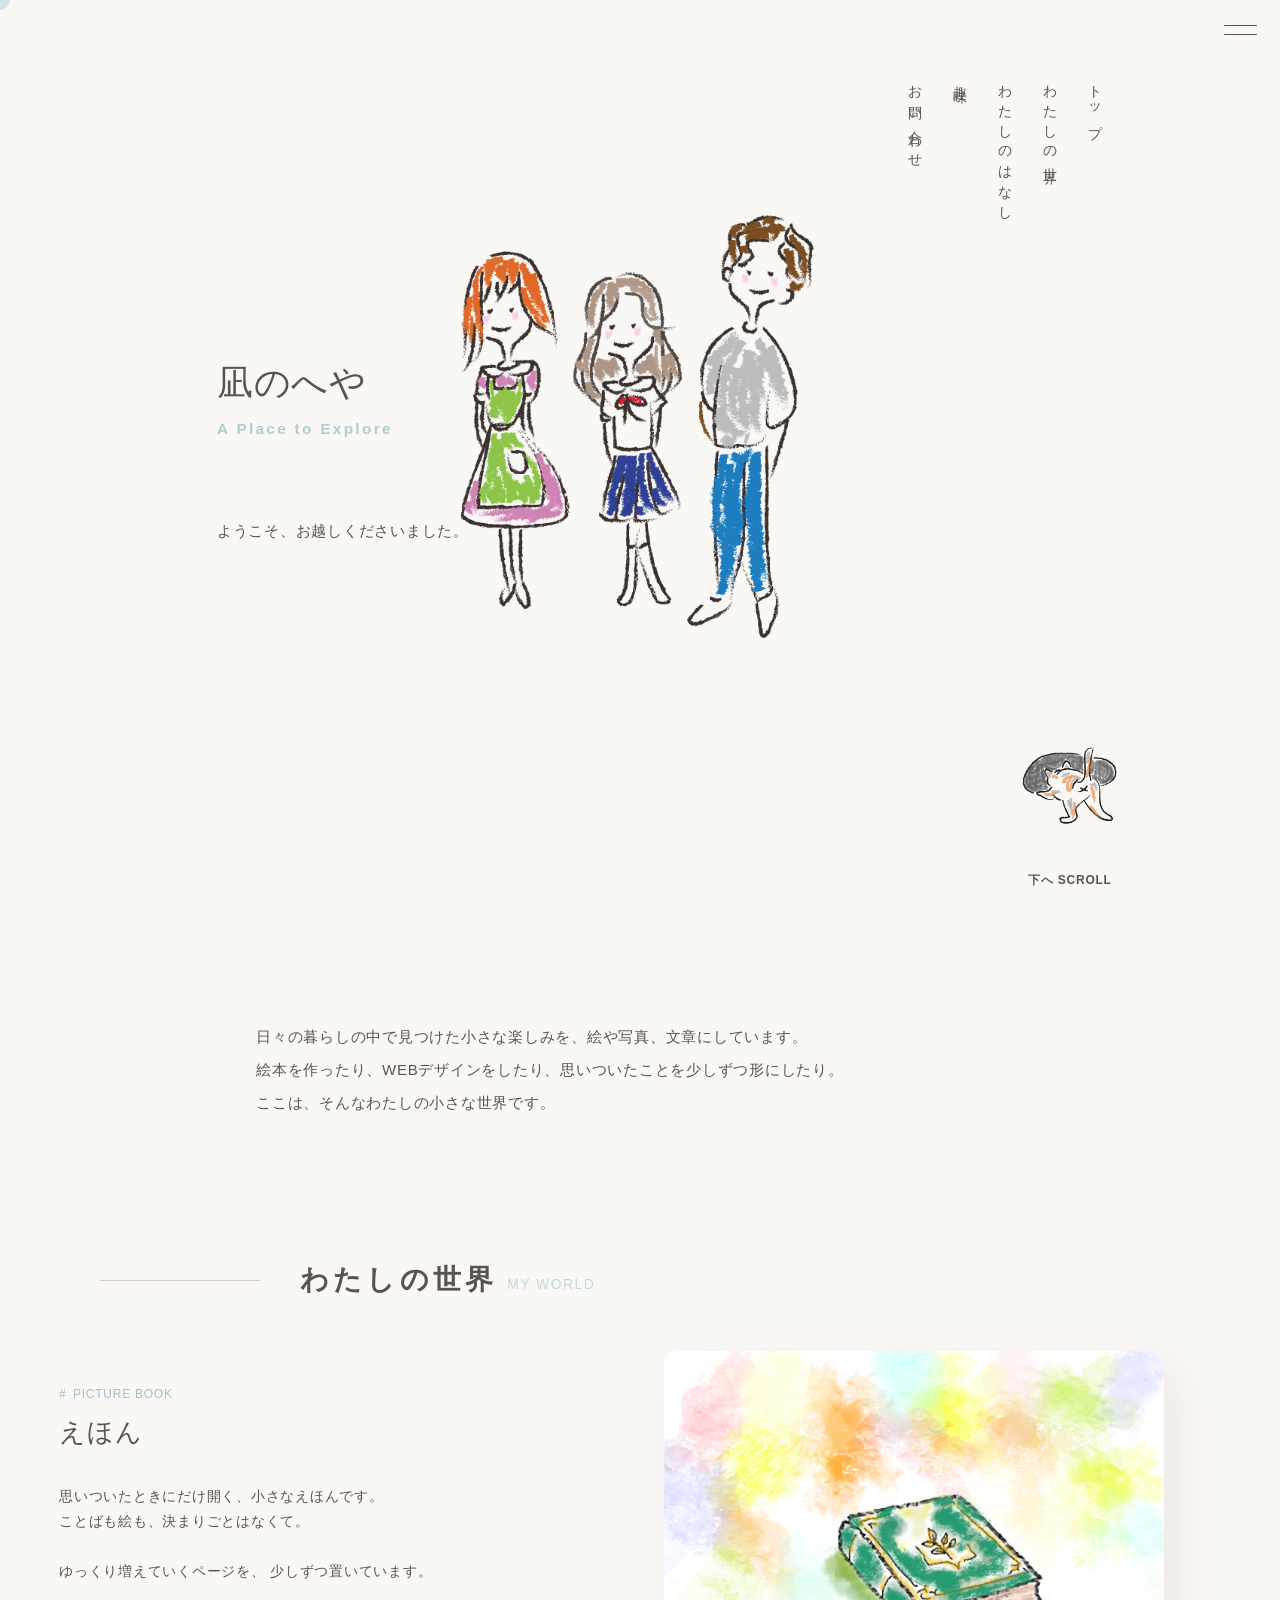
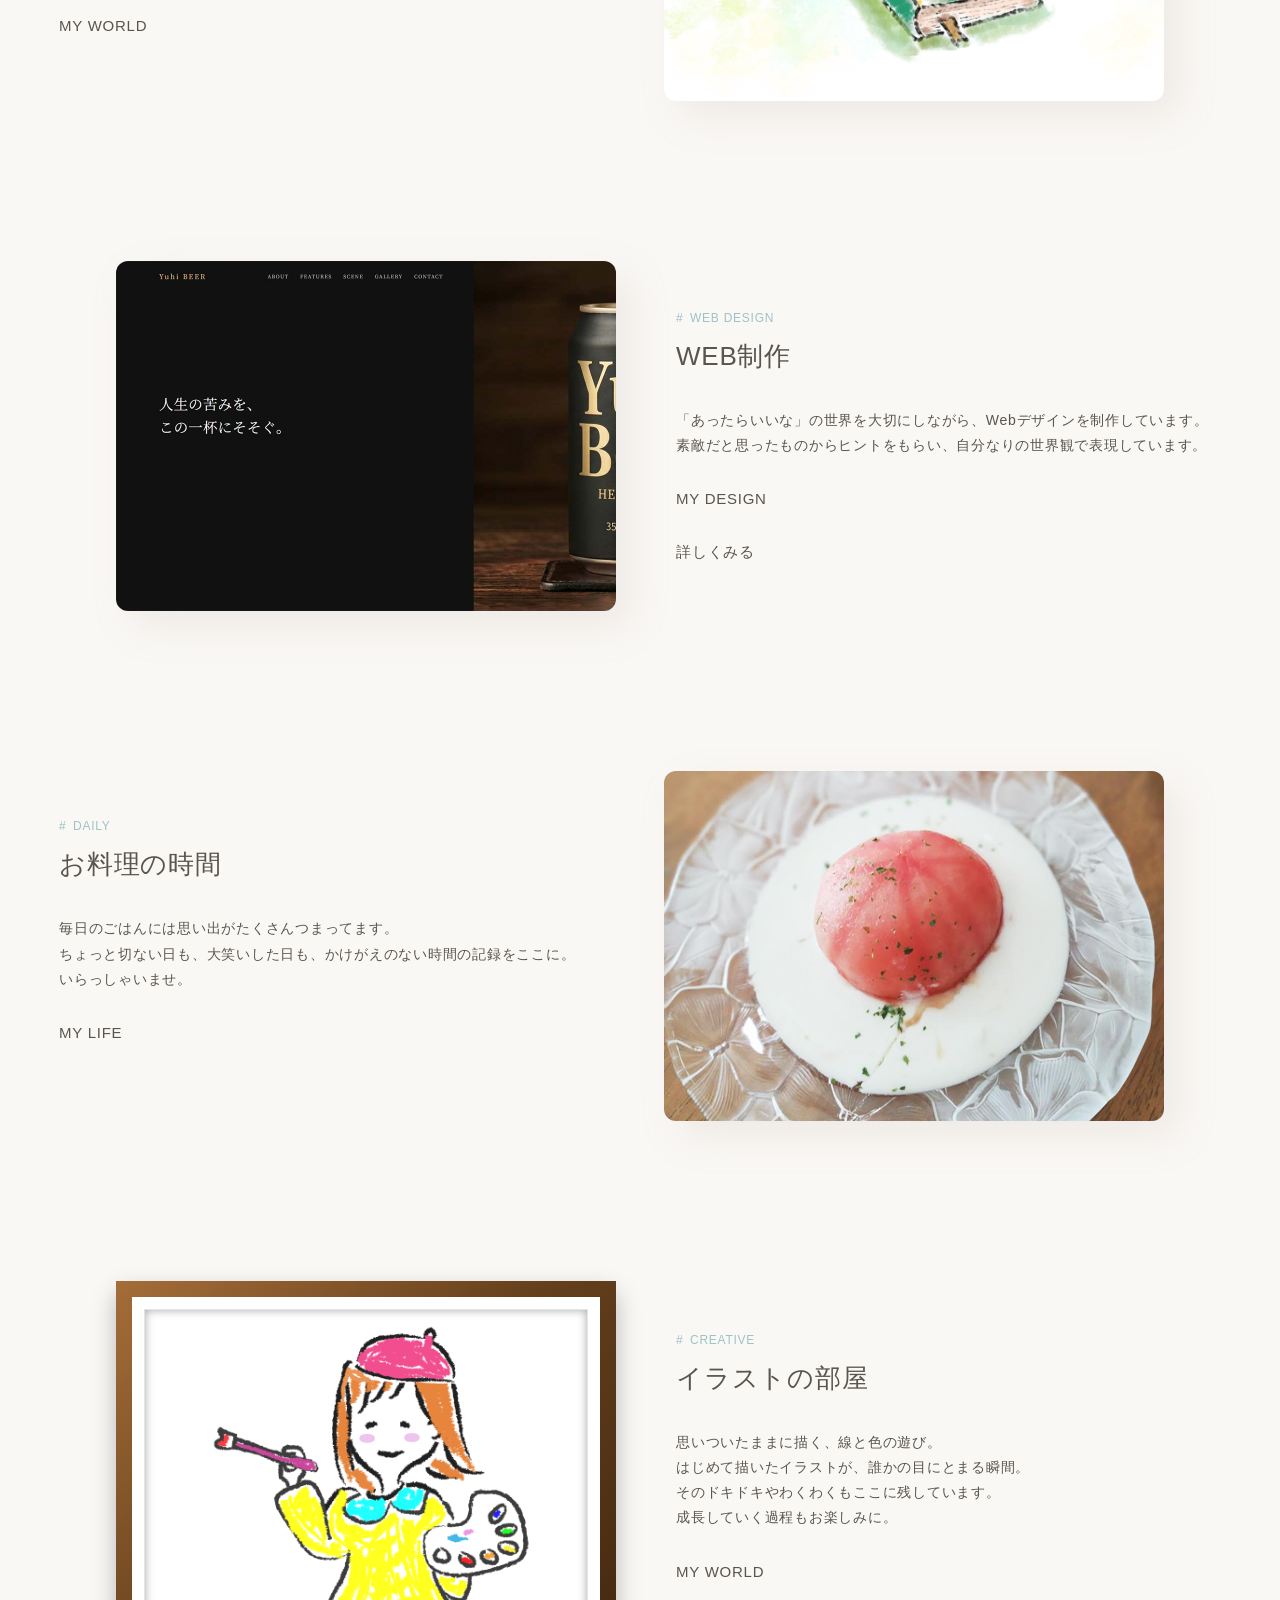
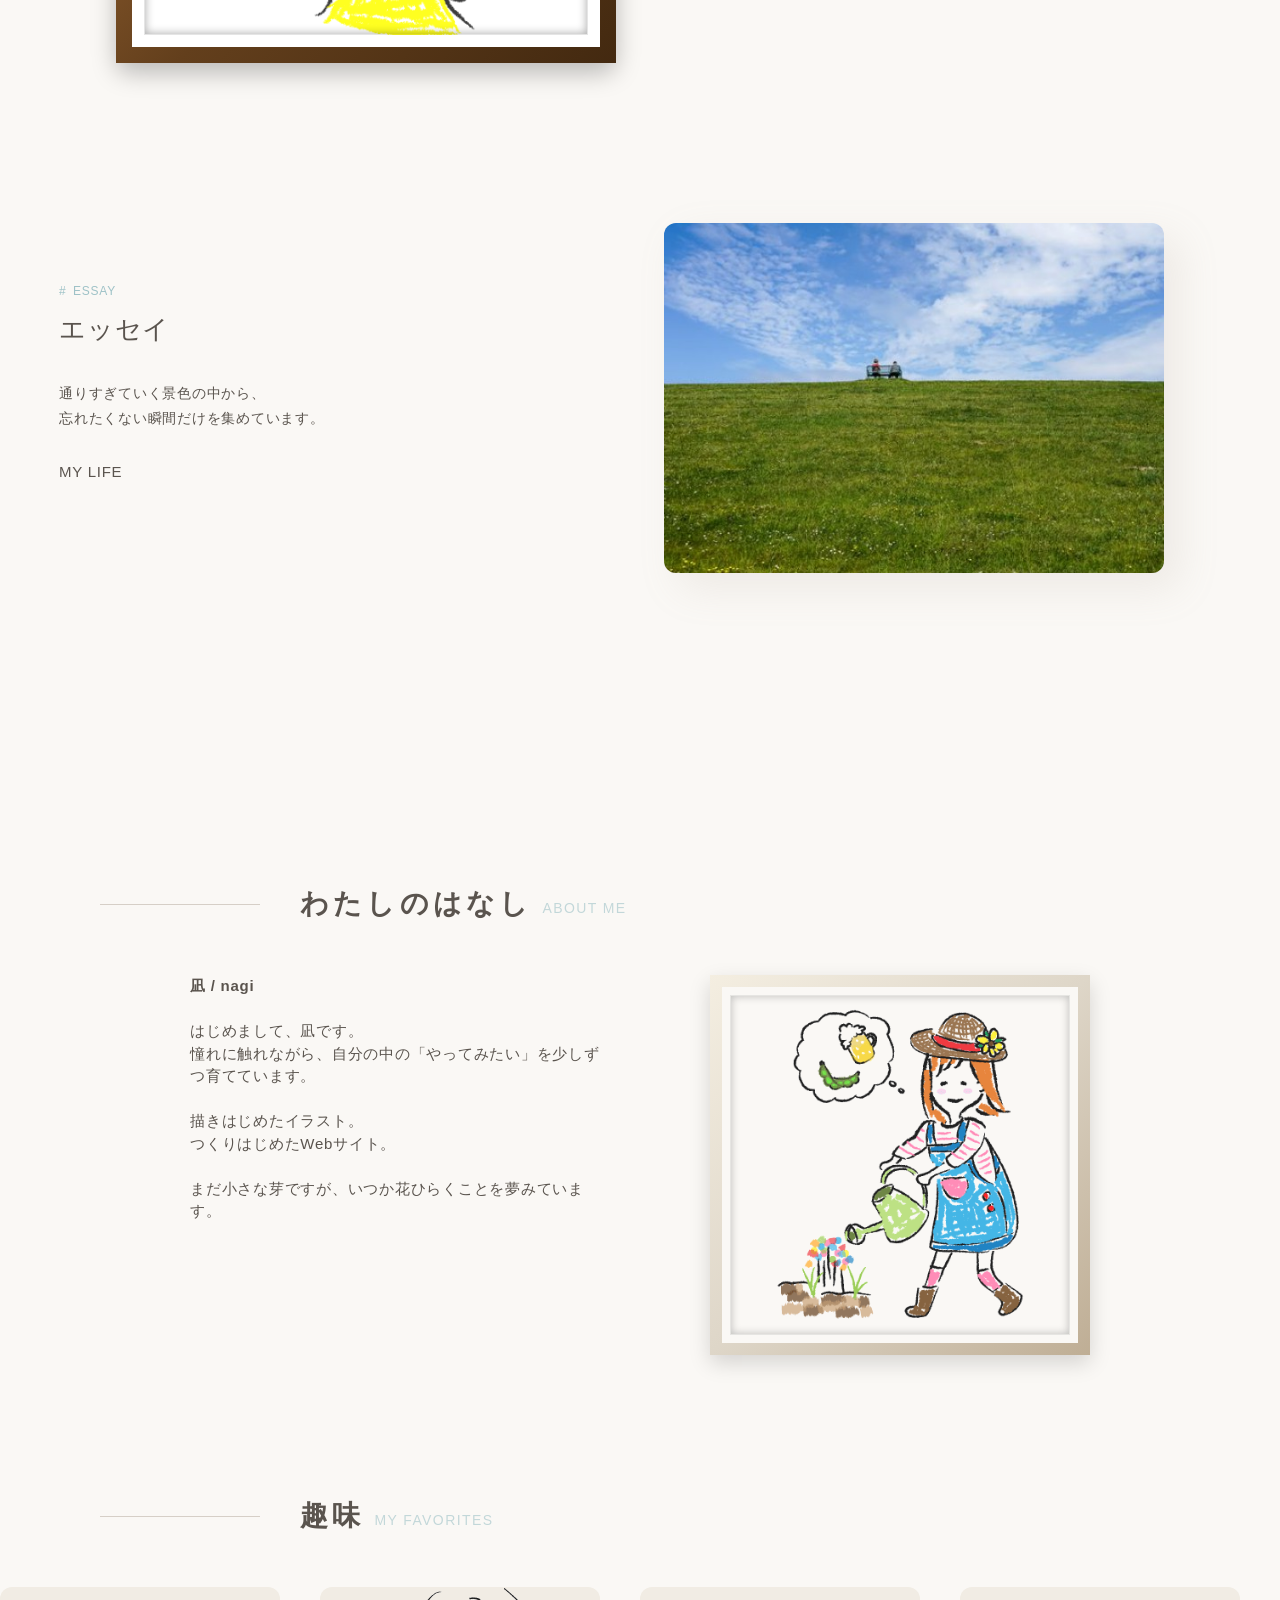
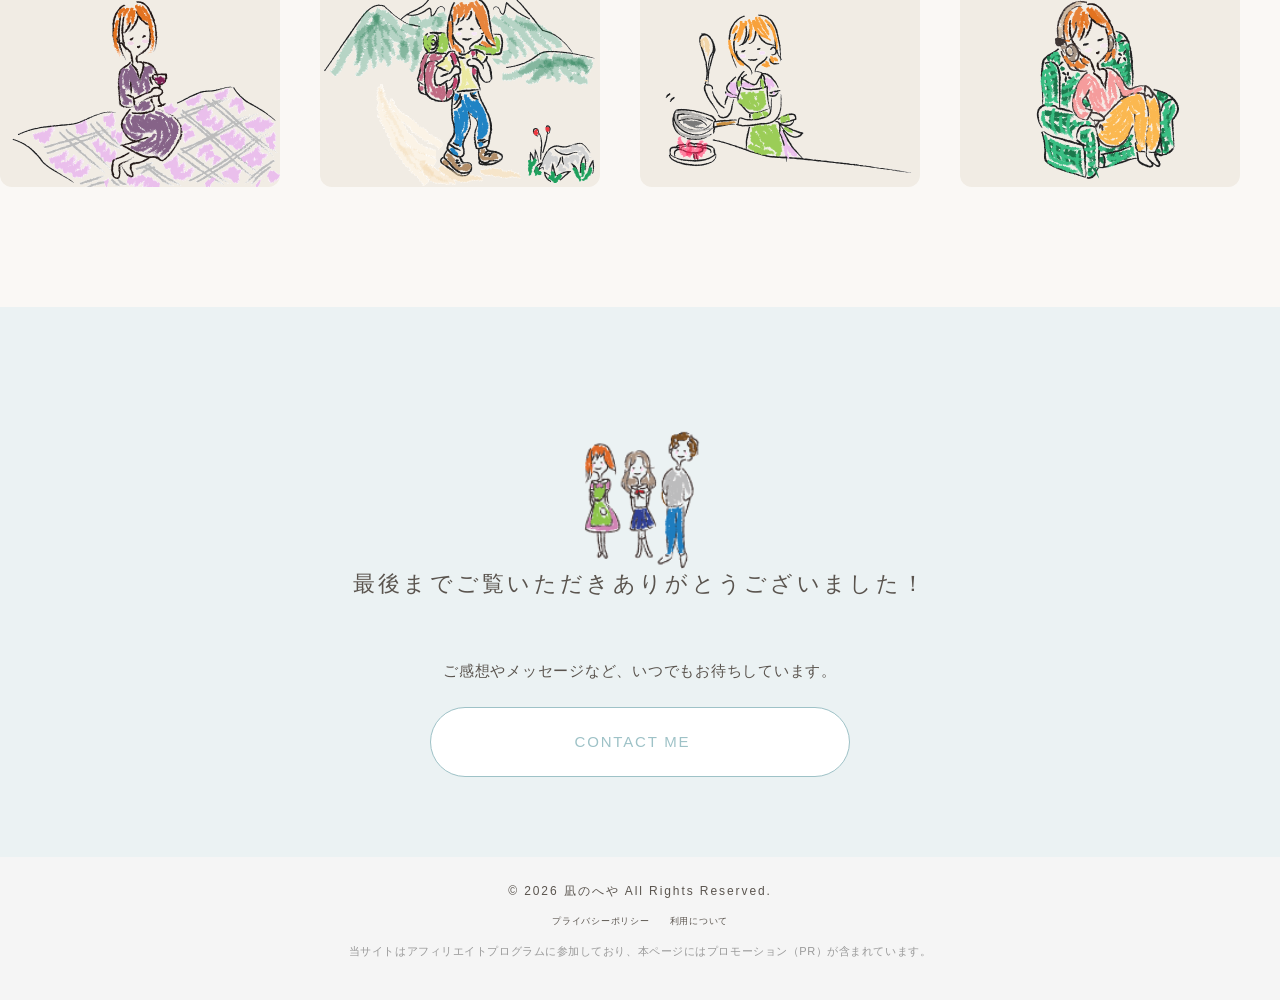
<file: index.html>
<!DOCTYPE html>
<html lang="ja">

<head>
	<meta charset="UTF-8">
	<meta name="viewport" content="width=device-width, initial-scale=1.0">
	<title>凪のへや｜手作り絵本と暮らしのエッセイ</title>
	<meta name="description" content="手作り絵本、イラスト、暮らしのエッセイ、Web制作など、好きなものを少しずつ形にしている凪の作品サイトです。">
	<link rel="icon" href="images/illust/400_400/favicon_bird.png">
	<link rel="stylesheet" href="css/reset.css">
	<link rel="stylesheet" href="css/common.css">
	<link rel="stylesheet" href="css/top.css">

	<!-- Google tag (gtag.js) -->
	<script async src="https://www.googletagmanager.com/gtag/js?id=G-V63M2HN8Q7"></script>
	<script>
		window.dataLayer = window.dataLayer || [];
		function gtag() { dataLayer.push(arguments); }
		gtag('js', new Date());

		gtag('config', 'G-V63M2HN8Q7');
	</script>
</head>

<body>
	<div id="top"></div>
	<div class="cursor"></div>

	<div class="body-wrapper">
		<div id="header"></div>
		<!-- ＰＣナビ -->
		<main class="top">
			<div class="top-wrapper">
				<nav class="header-top top__header-nav01">
					<ul>
						<li class="visible"><a href="index.html">トップ</a></li>
						<li class="visible"><a href="#works">わたしの世界</a></li>
						<li class="visible"><a href="#about">わたしのはなし</a></li>
						<li class="visible"><a href="#hobby">趣味</a></li>
						<li class="visible"><a href="contact.html">お問い合わせ</a></li>
					</ul>
				</nav>

				<div class="top__bg-wrapper">
					<div class="top__MV">
						<img class="visible" src="images/illust/icon.top/family.png" alt="ママと娘とパパのイラスト">
					</div>
				</div>

				<div class="top__logo-text">
					<h1 class="main-logo-title">
						凪のへや<span class="main-logo-title__sub">A Place to Explore</span>
					</h1>
					<p class="logo-sub-text visible">ようこそ、お越しくださいました。</p>
				</div>

				<div class="scroll-illust">
					<a href="#top-intro">
						<img class="scroll-img" src="images/illust/icon.top/scroll_cat.png" alt="穴をのぞいている猫のうしろ姿"><br>下へ SCROLL
					</a>
				</div>
			</div>

			<div id="top-intro" class="top-intro">
				<p>
					日々の暮らしの中で見つけた小さな楽しみを、絵や写真、文章にしています。<br>
					絵本を作ったり、WEBデザインをしたり、思いついたことを少しずつ形にしたり。<br>
					ここは、そんなわたしの小さな世界です。
				</p>
			</div>

			<section id="works" class="works">
				<div class="works__title">
					<h2>わたしの世界<span class="section-sub">MY WORLD</span></h2>
				</div>

				<div class="works__wrapper">
					<!-- ① 絵本 -->
					<a class="works-item reverse" href="picture_books/index.html" rel="noopener noreferrer">
						<div class="works__hover-btn fadeUpTrigger">
							<div class="works-img">
								<img src="images/illust/560_400/top_ehonimages_3mdp.png" alt="本のイラスト">
							</div>
						</div>
						<div class="works__hover-btn">
							<div class="work-02__text">
								<div class="description-text">
									<div class="tag-text">PICTURE BOOK</div>
									<h3>えほん</h3>
									<p class="works__p">
										思いついたときにだけ開く、小さなえほんです。<br>
										ことばも絵も、決まりごとはなくて。<br><br>
										ゆっくり増えていくページを、
										少しずつ置いています。
									</p>
									<span>MY WORLD</span>
								</div>
							</div>
						</div>
					</a>

					<!-- ② WEB制作 -->
					<a class="works-item" href="works-list.html" rel="noopener noreferrer">
						<div class="works__hover-btn fadeUpTrigger">
							<div class="works-img">
								<img src="images/web_photo/work01_yuhi.jpg" alt="Yuhiビール ブランドサイト">
							</div>
						</div>
						<div class="works__hover-btn">
							<div class="work-01__text">
								<div class="description-text">
									<div class="tag-text">WEB DESIGN</div>
									<h3>WEB制作</h3>
									<p class="works__p">
										「あったらいいな」の世界を大切にしながら、Webデザインを制作しています。<br>
										素敵だと思ったものからヒントをもらい、自分なりの世界観で表現しています。
									</p>
									<span>MY DESIGN</span>
								</div>
								<div class="works-btn">
									<p class="works-btn__p">詳しくみる</p>
								</div>
							</div>
						</div>
					</a>

					<!-- ③ Cooking -->
					<a class="works-item reverse" href="cooking.html">
						<div class="works__hover-btn fadeUpTrigger">
							<div class="works-img">
								<img src="images/cook_photo/work02_tomato.jpg" alt="トマト料理写真">
							</div>
						</div>
						<div class="works__hover-btn">
							<div class="work-02__text">
								<div class="description-text">
									<div class="tag-text">DAILY</div>
									<h3>お料理の時間</h3>
									<p class="works__p">
										毎日のごはんには思い出がたくさんつまってます。<br>
										ちょっと切ない日も、大笑いした日も、かけがえのない時間の記録をここに。<br>
										いらっしゃいませ。
									</p>
									<span>MY LIFE</span>
								</div>
							</div>
						</div>
					</a>

					<!-- ④ Gallery -->
					<a class="works-item" href="gallery.html">
						<div class="works__hover-btn fadeUpTrigger">
							<div class="works-img">
								<img src="images/illust/icon.top/work_ekaki.png" alt="絵描きのイラスト">
							</div>
						</div>
						<div class="works__hover-btn">
							<div class="work-01__text">
								<div class="description-text">
									<div class="tag-text">CREATIVE</div>
									<h3>イラストの部屋</h3>
									<p class="works__p">思いついたままに描く、線と色の遊び。<br>
										はじめて描いたイラストが、誰かの目にとまる瞬間。<br>
										そのドキドキやわくわくもここに残しています。<br>
										成長していく過程もお楽しみに。
									</p>
									<span>MY WORLD</span>
								</div>
							</div>
						</div>
					</a>

					<!-- ⑤ Essay -->
					<a class="works-item reverse" href="essay/essay.html">
						<div class="works__hover-btn fadeUpTrigger">
							<div class="works-img">
								<img src="images/illust/560_400/essey_benchisky.jpg" alt="青空の下芝生にベンチがひとつ">
							</div>
						</div>
						<div class="works__hover-btn">
							<div class="work-02__text">
								<div class="description-text">
									<div class="tag-text">ESSAY</div>
									<h3>エッセイ</h3>
									<p class="works__p">
										通りすぎていく景色の中から、<br>
										忘れたくない瞬間だけを集めています。
									</p>
									<span>MY LIFE</span>
								</div>
							</div>
						</div>
					</a>
				</div>
			</section>

			<section id="about" class="about">
				<div class="about__title">
					<h2>わたしのはなし<span class="section-sub">ABOUT ME</span></h2>
				</div>
				<div class="about__profile">
					<div class="about__profile-text">
						<h3>凪 / nagi</h3>
						<p class="about__profile-text-p">
							<br>はじめまして、凪です。<br>
							憧れに触れながら、自分の中の「やってみたい」を少しずつ育てています。<br><br>
							描きはじめたイラスト。<br>
							つくりはじめたWebサイト。<br><br>
							まだ小さな芽ですが、いつか花ひらくことを夢みています。
						</p>
					</div>
					<div class="profile-image">
						<img class="profile-image-pic" src="images/illust/icon.top/profel_gerden_fyjudasi.png" alt="ママガーデニングイラスト">
					</div>
				</div>
			</section>

			<section id="hobby" class="hobby">
				<div class="hobby__title">
					<h2>趣味<span class="section-sub">MY FAVORITES</span></h2>
				</div>
				<div class="slider-container">
					<div class="slider-track">
						<div class="slide-item">
							<img class="hobby-img" src="images/illust/560_400/mama_wine.png" alt="ワイン飲んでるママのイラスト">
							<p class="hobby-text">お酒タイム</p>
						</div>
						<div class="slide-item">
							<img class="hobby-img" src="images/illust/560_400/mama_yama.png" alt="山登りしているママのイラスト">
							<p class="hobby-text">山歩き</p>
						</div>
						<div class="slide-item">
							<img class="hobby-img" src="images/illust/560_400/mama_cook.png" alt="料理しているママのイラスト">
							<p class="hobby-text">料理</p>
						</div>
						<div class="slide-item">
							<img class="hobby-img" src="images/illust/560_400/mama_music.png" alt="音楽を聴いてるママのイラスト">
							<p class="hobby-text">音楽に癒されて</p>
						</div>
						<div class="slide-item">
							<img class="hobby-img" src="images/illust/560_400/mama_ran.png" alt="ランニングしているママのイラスト">
							<p class="hobby-text">走る時間</p>
						</div>
						<div class="slide-item">
							<img class="hobby-img" src="images/illust/560_400/mama_dorama.png" alt="中国ドラマをみているママのイラスト">
							<p class="hobby-text">中国ドラマ鑑賞</p>
						</div>

						<!-- 2週目の画像 -->
						<div class="slide-item">
							<img class="hobby-img" src="images/illust/560_400/mama_wine.png" alt="ワイン飲んでるママのイラスト">
							<p class="hobby-text">お酒タイム</p>
						</div>
						<div class="slide-item">
							<img class="hobby-img" src="images/illust/560_400/mama_yama.png" alt="山登りしているママのイラスト">
							<p class="hobby-text">山歩き</p>
						</div>
						<div class="slide-item">
							<img class="hobby-img" src="images/illust/560_400/mama_cook.png" alt="料理しているママのイラスト">
							<p class="hobby-text">料理</p>
						</div>
						<div class="slide-item">
							<img class="hobby-img" src="images/illust/560_400/mama_music.png" alt="音楽を聴いてるママのイラスト">
							<p class="hobby-text">音楽に癒されて</p>
						</div>
						<div class="slide-item">
							<img class="hobby-img" src="images/illust/560_400/mama_ran.png" alt="ランニングしているママのイラスト">
							<p class="hobby-text">走る時間</p>
						</div>
						<div class="slide-item">
							<img class="hobby-img" src="images/illust/560_400/mama_dorama.png" alt="中国ドラマをみているママのイラスト">
							<p class="hobby-text">中国ドラマ鑑賞</p>
						</div>
					</div>
				</div>
			</section>
		</main>
		<div id="footer"></div>
	</div>
	<script src="js/main.js"></script>
</body>

</html>
</file>
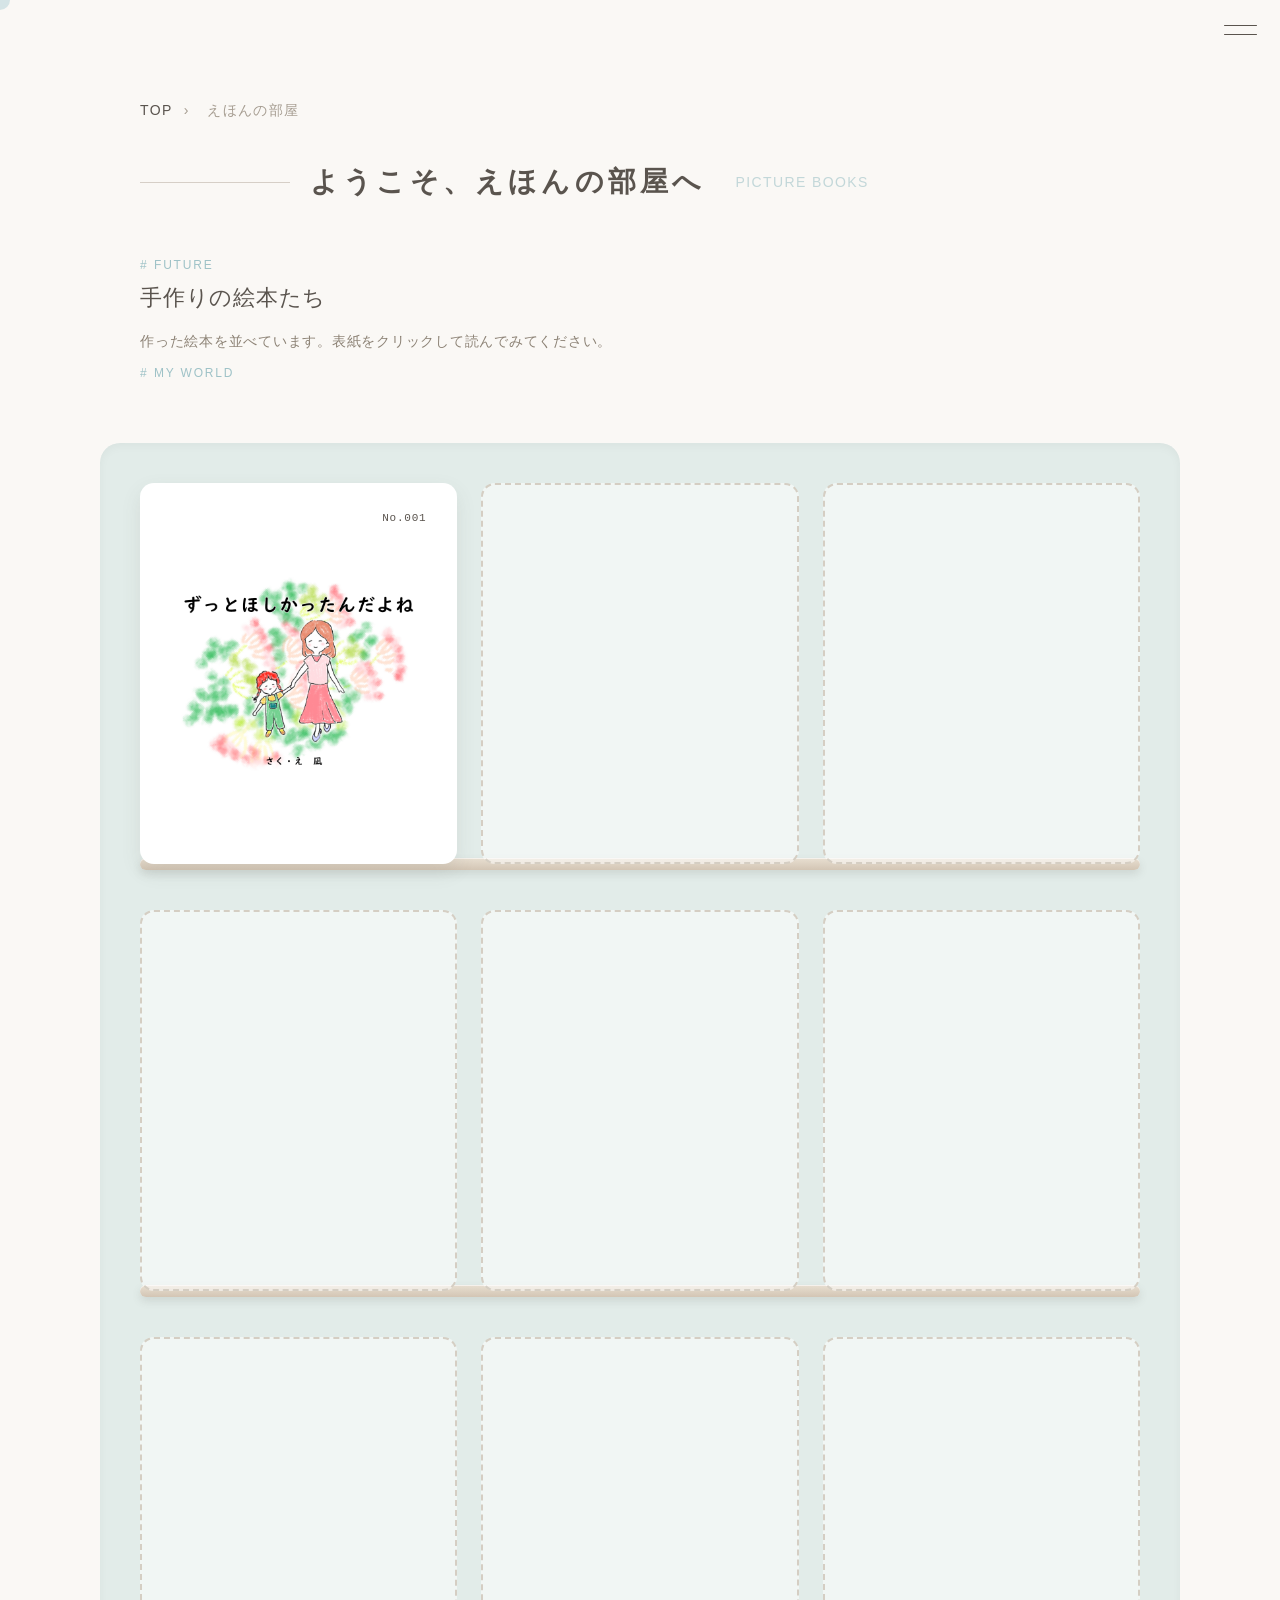
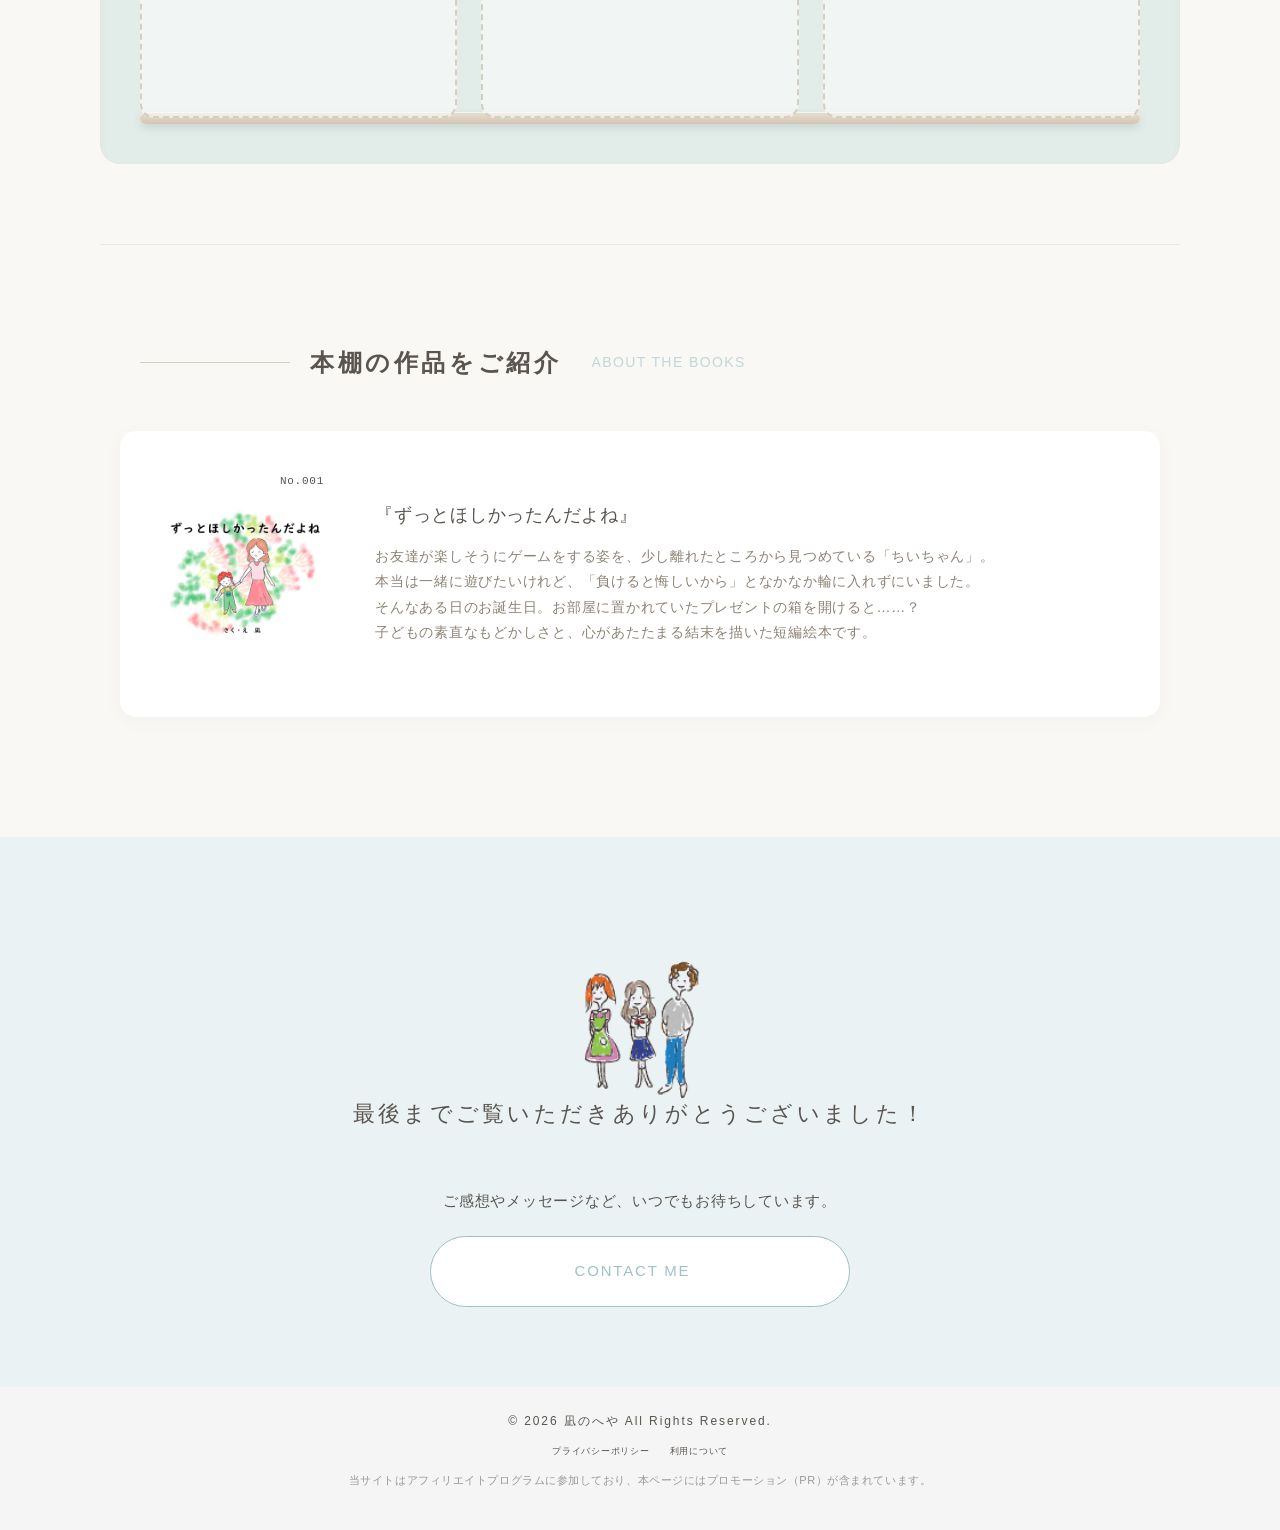
<file: picture_books/index.html>
<!DOCTYPE html>
<html lang="ja">

<head>
	<meta charset="UTF-8">
	<meta name="viewport" content="width=device-width, initial-scale=1.0">
	<title>えほんの部屋 | 凪のへや</title>
	<meta name="description" content="凪が作った手作り絵本を紹介するページです。小さな物語の世界をお楽しみください。">
	<link rel="icon" href="../images/illust/400_400/favicon_bird.png">
	<!-- 一番上の階層にあるリセットと共通CSSを読み込む（ここでcommon.cssを確実に当てる） -->
	<link rel="stylesheet" href="../css/reset.css">
	<link rel="stylesheet" href="../css/common.css">

	<!-- 絵本専用のCSS（picture_booksフォルダ内のcssフォルダにあるもの） -->
	<link rel="stylesheet" href="css/picture_books.css">

	<!-- Google tag (gtag.js) -->
	<script async src="https://www.googletagmanager.com/gtag/js?id=G-V63M2HN8Q7"></script>
	<script>
		window.dataLayer = window.dataLayer || [];
		function gtag() { dataLayer.push(arguments); }
		gtag('js', new Date());

		gtag('config', 'G-V63M2HN8Q7');
	</script>
</head>

<body>
	<!-- 水色のふんわりカーソル用要素 -->
	<div class="cursor"></div>
	<div class="body-wrapper">
		<!-- 🔥 ここはTOPと完全同じ -->
		<div id="header"></div>
		<main class="book-gallery">


			<div class="works__wrapper">
				<!-- パンくず -->
				<nav class="breadcrumb">
					<a href="../index.html">TOP</a>
					<span>›</span>
					<span>えほんの部屋</span>
				</nav>

				<!-- 見出し -->
				<h2 class="works__title book-title">
					ようこそ、えほんの部屋へ
					<span class="section-sub">PICTURE BOOKS</span>
				</h2>

				<!-- イントロ部分 -->
				<div class="section-intro">
					<span class="tag-text">FUTURE</span>
					<h3 class="book-intro-title">
						手作りの絵本たち
					</h3>
					<p class="works__p">作った絵本を並べています。表紙をクリックして読んでみてください。</p>
					<span class="tag-text" style="margin-top: 10px;">MY WORLD</span>
				</div>
			</div>

			<!-- 【上段】本棚エリア -->
			<section class="bookshelf-section works__wrapper">

				<!-- 1段目 -->
				<div class="shelf-row">
					<div class="book-grid">
						<!-- 1冊目の絵本（点線が消えてきれいに表示されます） -->
						<a href="book01.html" class="book-item" data-book-id="book001">
							<div class="book-cover-box" style="border: none; background: none; position: relative;">
								<!-- ★ここが新しく追加した「読者に見える番号タグ」です -->
								<span class="book-number">No.001</span>

								<img src="images/ehon1/web_ehon1-0.png" alt="絵本『ずっとほしかったんだよね』の表紙">
							</div>
						</a>
						<!-- 空の箱1つ目 -->
						<div class="book-item empty-box"></div>
						<!-- 空の箱2つ目 -->
						<div class="book-item empty-box"></div>
					</div>
					<div class="shelf-board"></div>
				</div>

				<!-- 2段目 -->
				<div class="shelf-row">
					<div class="book-grid">
						<div class="book-item empty-box"></div>
						<div class="book-item empty-box"></div>
						<div class="book-item empty-box"></div>
					</div>
					<div class="shelf-board"></div>
				</div>

				<!-- 3段目（一番下も同じ構造にします） -->
				<div class="shelf-row">
					<div class="book-grid">
						<div class="book-item empty-box"></div>
						<div class="book-item empty-box"></div>
						<div class="book-item empty-box"></div>
					</div>
					<div class="shelf-board"></div>
				</div>

			</section>

			<!-- 【下段】詳細エリア -->
			<section class="book-detail-section works__wrapper">

				<!-- 上のタイトルとデザインを揃えた見出し -->
				<div class="detail-title-wrap">
					<h3 class="works__title book-title detail-title">
						本棚の作品をご紹介
						<span class="section-sub">ABOUT THE BOOKS</span>
					</h3>
				</div>

				<!-- ▼ ここを div から a に変更して、リンク先とスタイルを追加します -->
				<a href="book01.html" class="book-detail-card">
					<div class="book-detail-cover">
						<div class="book-cover-box" style="border: none; background: none; position: relative;">
							<!-- 読者に見える番号 -->
							<span class="book-number">No.001</span>

							<img src="images/ehon1/web_ehon1-0.png" alt="絵本『ずっとほしかったんだよね』の表紙">
						</div>
					</div>
					<div class="book-detail-text">
						<h4 class="book-detail-title">『ずっとほしかったんだよね』</h4>
						<p class="works__p">
							お友達が楽しそうにゲームをする姿を、少し離れたところから見つめている「ちいちゃん」。<br>
							本当は一緒に遊びたいけれど、「負けると悔しいから」となかなか輪に入れずにいました。<br>

							そんなある日のお誕生日。お部屋に置かれていたプレゼントの箱を開けると……？<br>
							子どもの素直なもどかしさと、心があたたまる結末を描いた短編絵本です。<br>
						</p>
					</div>
					<!-- ▼ 閉じタグも a に変更します -->
				</a>
			</section>

		</main>
	</div>

	<!-- フッター -->
	<div id="footer"></div>

	<script src="../js/main.js"></script>

</body>

</html>
</file>
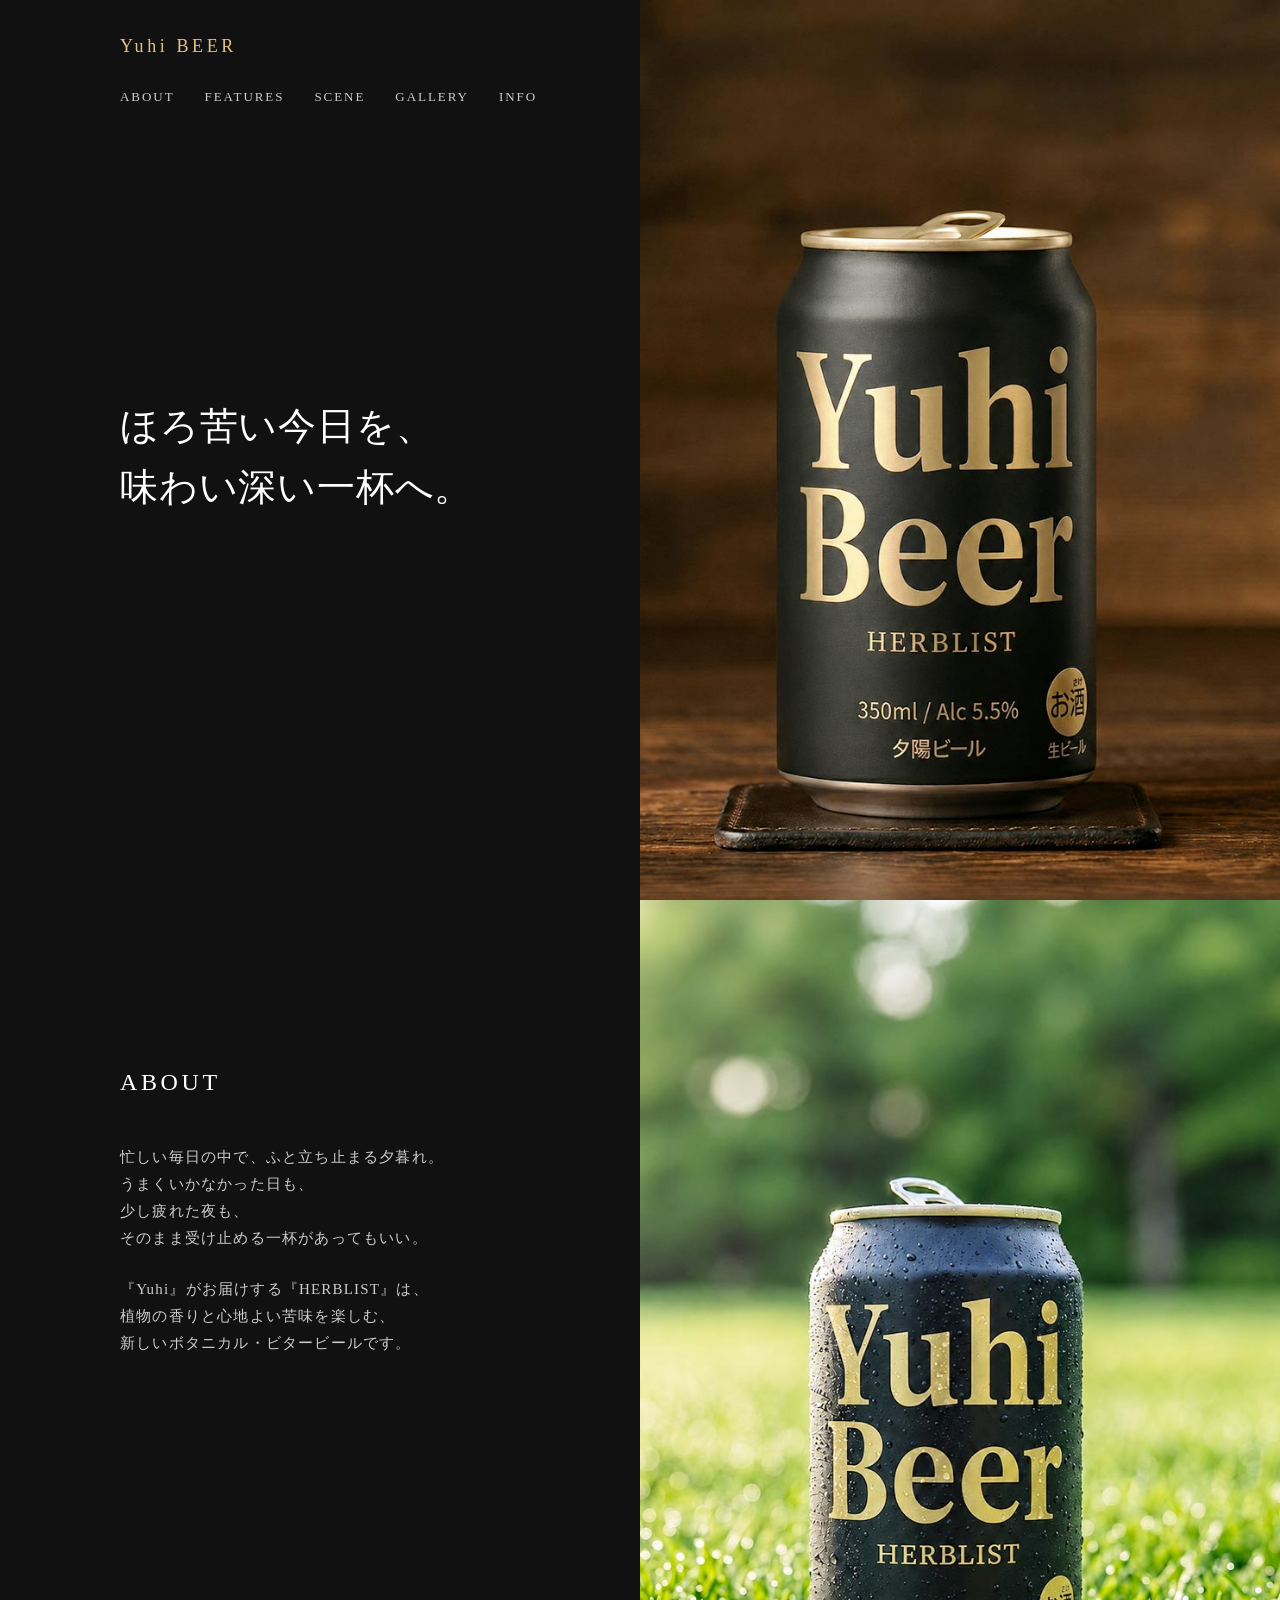
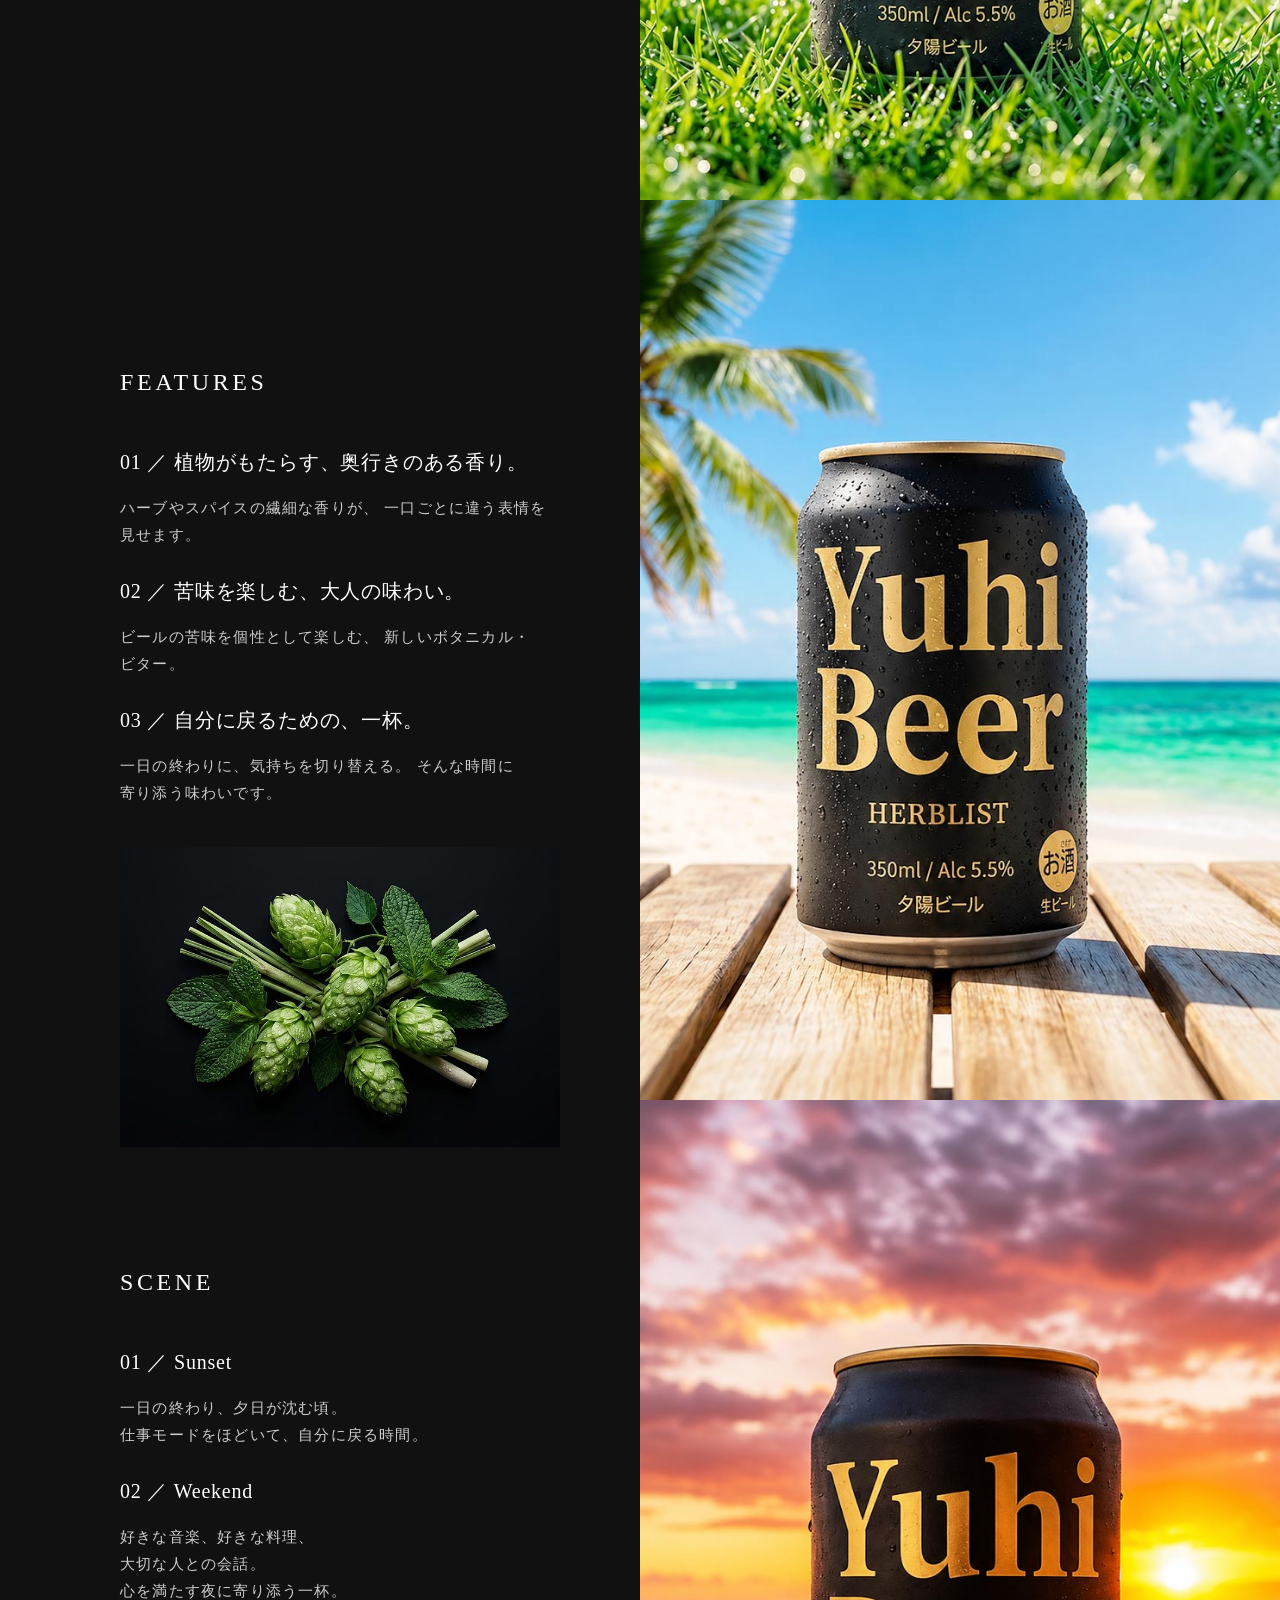
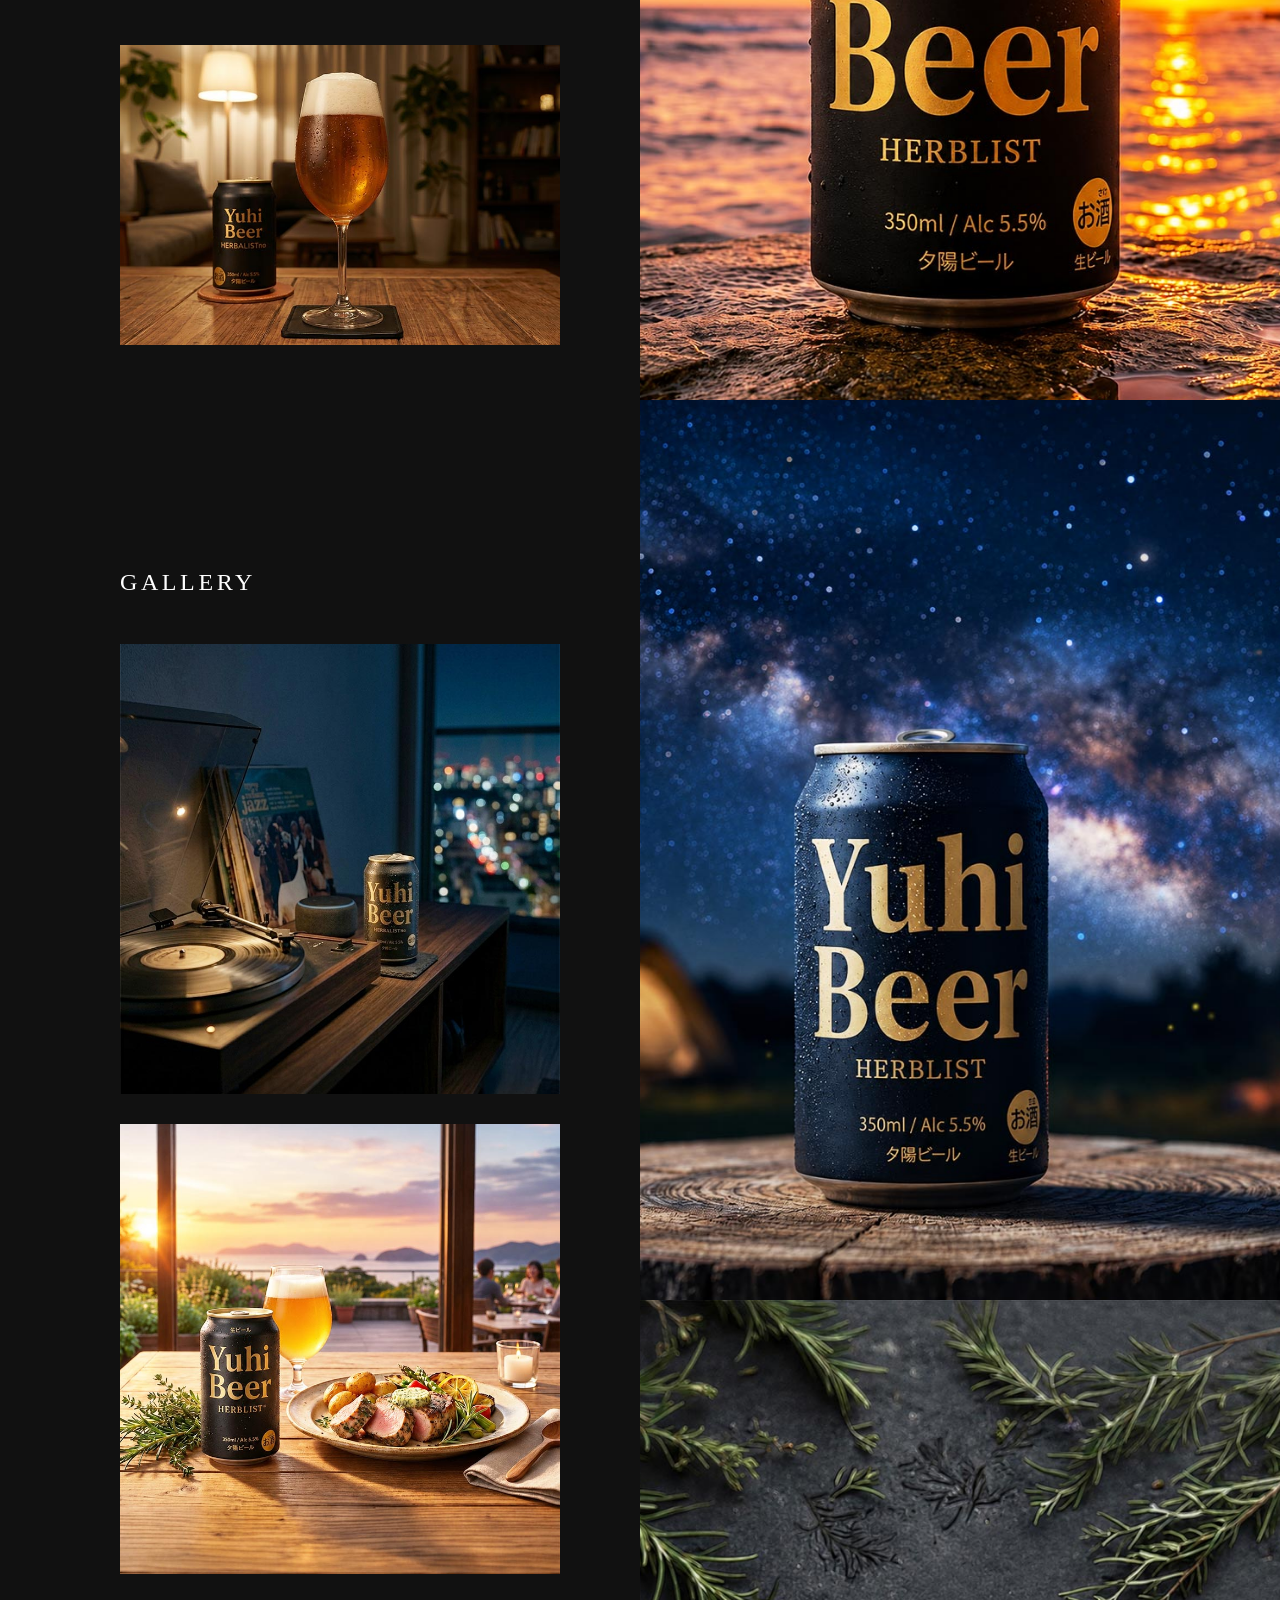
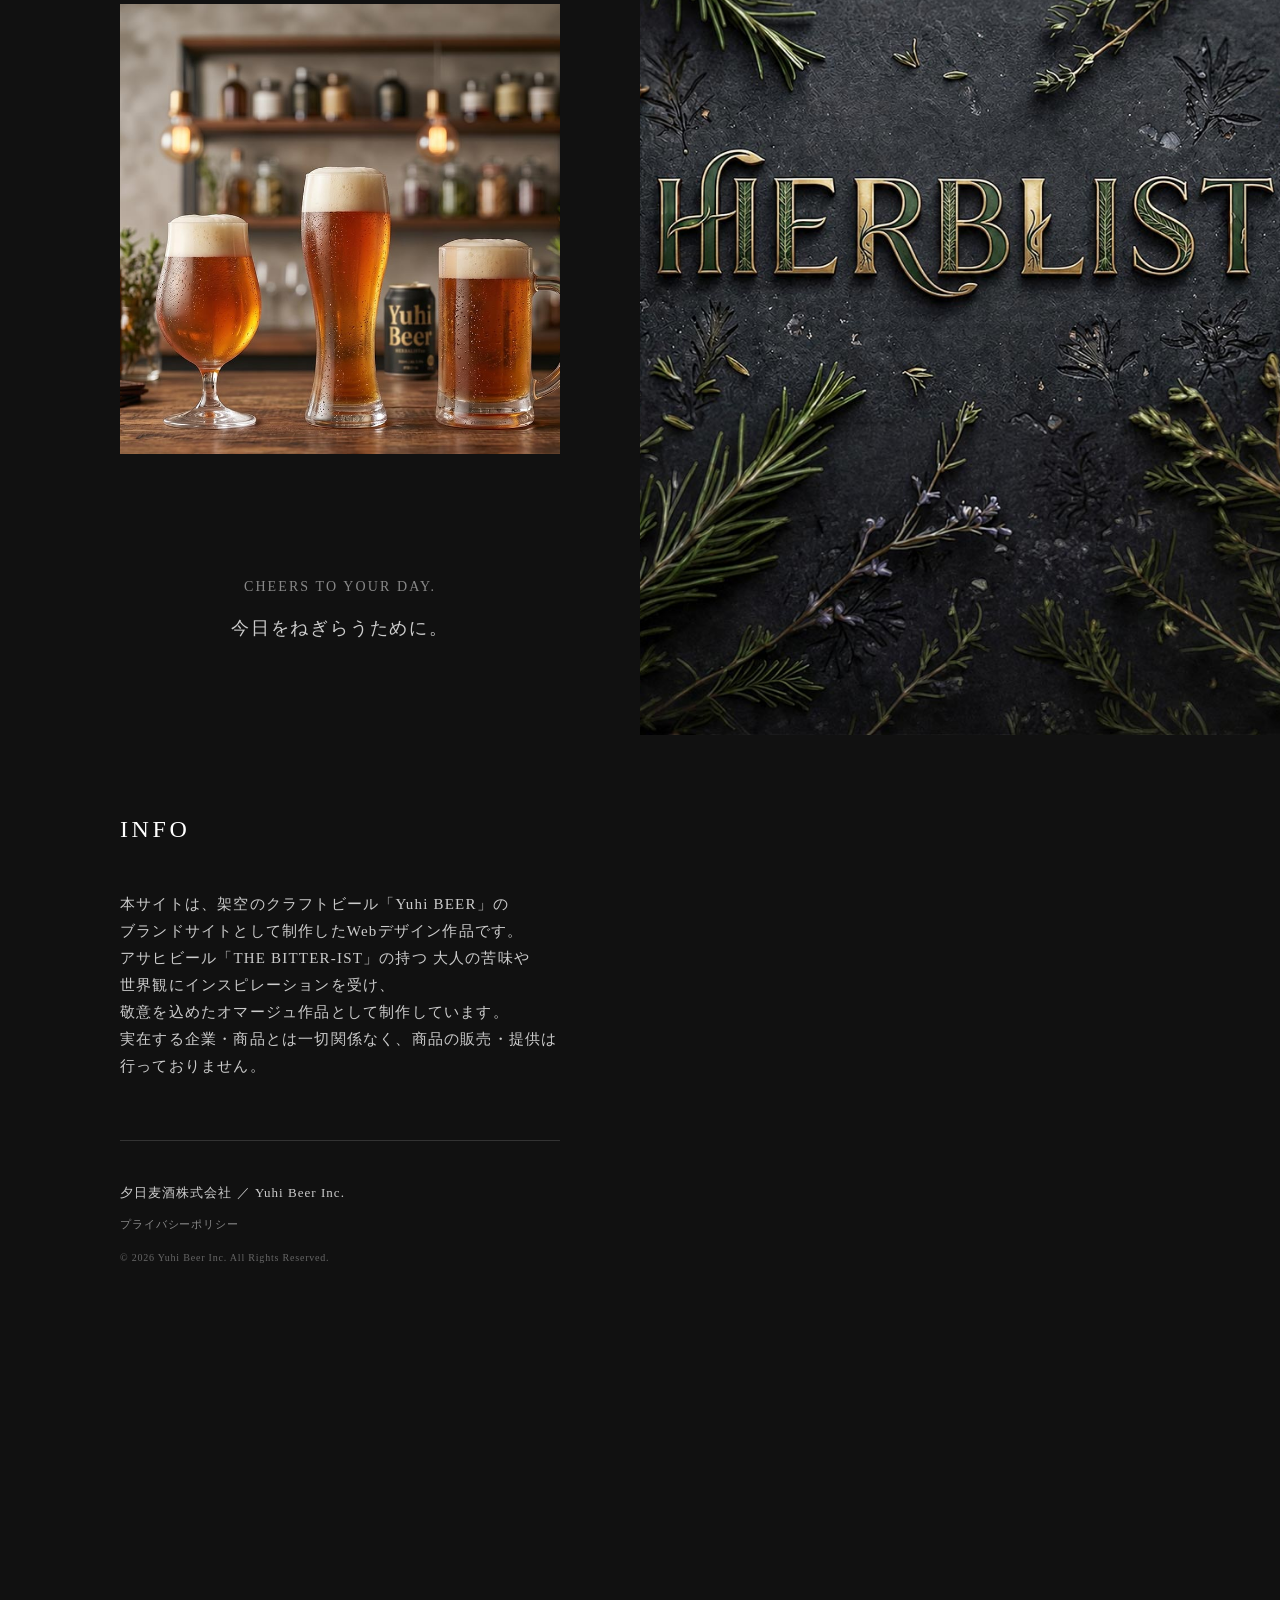
<file: yuhi_beer/index.html>
<!DOCTYPE html>
<html lang="ja">

<head>
	<meta charset="UTF-8">
	<meta name="viewport" content="width=device-width, initial-scale=1.0">
	<link rel="icon" href="images/favicon.ico" type="image/x-icon">
	<title>Yuhi BEER | HERBLIST - ボタニカル・ビタービール</title>
	<meta name="description" content="架空のクラフトビールブランド『Yuhi』のビール商品『HERBLIST』をテーマに、世界観を表現したWebサイト制作事例です。">
	<link rel="stylesheet" href="css/reset.css">
	<link rel="stylesheet" href="css/style.css">

	<!-- Google tag (gtag.js) -->
	<script async src="https://www.googletagmanager.com/gtag/js?id=G-V63M2HN8Q7"></script>
	<script>
		window.dataLayer = window.dataLayer || [];
		function gtag() { dataLayer.push(arguments); }
		gtag('js', new Date());

		gtag('config', 'G-V63M2HN8Q7');
	</script>
</head>

<body>

	<div class="container">

		<main class="left-content">

			<header class="site-header">
				<div class="logo">
					<a href="#">Yuhi BEER</a>
				</div>

				<!-- ★ボタンを追加（三本線にするためのspanを3つ） -->
				<button class="hamburger-btn" aria-label="メニューを開く">
					<span></span>
					<span></span>
					<span></span>
				</button>

				<!-- navに「site-nav」クラスがある状態をキープ -->
				<nav class="site-nav">
					<ul>
						<li><a href="#about">ABOUT</a></li>
						<li><a href="#features">FEATURES</a></li>
						<li><a href="#scene">SCENE</a></li>
						<li><a href="#gallery">GALLERY</a></li>
						<li><a href="#contact">INFO</a></li>
					</ul>
				</nav>
			</header>

			<section class="hero">
				<h1>ほろ苦い今日を、<br>味わい深い一杯へ。</h1>
			</section>

			<section id="about" class="about">
				<h2>ABOUT</h2>
				<p>
					忙しい毎日の中で、ふと立ち止まる夕暮れ。
					<br>
					うまくいかなかった日も、
					<br>
					少し疲れた夜も、
					<br>
					そのまま受け止める一杯があってもいい。
				</p>

				<p>
					『Yuhi』がお届けする『HERBLIST』は、
					<br>
					植物の香りと心地よい苦味を楽しむ、
					<br>
					新しいボタニカル・ビタービールです。
				</p>
			</section>

			<section id="features" class="features">
				<h2>FEATURES</h2>
				<div class="feature-item">
					<h3>01 ／ 植物がもたらす、奥行きのある香り。</h3>
					<p>ハーブやスパイスの繊細な香りが、
						一口ごとに違う表情を見せます。</p>
				</div>
				<div class="feature-item">
					<h3>02 ／ 苦味を楽しむ、大人の味わい。</h3>
					<p>ビールの苦味を個性として楽しむ、
						新しいボタニカル・ビター。</p>
				</div>
				<div class="feature-item">
					<h3>03 ／ 自分に戻るための、一杯。</h3>
					<p>一日の終わりに、気持ちを切り替える。
						そんな時間に寄り添う味わいです。</p>
				</div>
				<div class="image-box left-section-img1"></div>
			</section>

			<section id="scene" class="scene">
				<h2>SCENE</h2>
				<div class="scene-item">
					<h3>01 ／ Sunset</h3>
					<p>一日の終わり、夕日が沈む頃。
						<br>
						仕事モードをほどいて、自分に戻る時間。
					</p>
				</div>
				<div class="scene-item">
					<h3>02 ／ Weekend</h3>
					<p>好きな音楽、好きな料理、
						<br>
						大切な人との会話。
						<br>
						心を満たす夜に寄り添う一杯。
					</p>
				</div>
				<div class="image-box left-section-img2"></div>
			</section>

			<section id="gallery" class="gallery">
				<h2>GALLERY</h2>
				<div class="gallery-list">
					<div class="image-box gallery-img1"></div>
					<div class="image-box gallery-img2"></div>
					<div class="image-box gallery-img3"></div>
				</div>

				<div class="brand-closing-message">
					<p class="en-sub">Cheers to your day.</p>
					<p class="ja-main">今日をねぎらうために。</p>
				</div>

			</section>

			<footer id="contact" class="contact">
				<h2>INFO</h2>
				<p>
					本サイトは、架空のクラフトビール「Yuhi BEER」の
					ブランドサイトとして制作したWebデザイン作品です。<br>
					アサヒビール「THE BITTER-IST」の持つ
					大人の苦味や世界観にインスピレーションを受け、<br>
					敬意を込めたオマージュ作品として制作しています。<br>
					実在する企業・商品とは一切関係なく、商品の販売・提供は行っておりません。
				</p>


				<div class="company-info">
					<p class="company-name">夕日麦酒株式会社 ／ Yuhi Beer Inc.</p>

					<p class="policy-link">プライバシーポリシー</p>

					<p class="copyright">© 2026 Yuhi Beer Inc. All Rights Reserved.</p>
				</div>
			</footer>

		</main>

		<aside class="right-visual-container">

			<div class="sticky-image-wrapper">
				<div class="image-box right-bg-box bg-1"></div>
			</div>

			<div class="sticky-image-wrapper">
				<div class="image-box right-bg-box bg-2"></div>
			</div>

			<div class="sticky-image-wrapper">
				<div class="image-box right-bg-box bg-3"></div>
			</div>

			<div class="sticky-image-wrapper">
				<div class="image-box right-bg-box bg-4"></div>
			</div>

			<div class="sticky-image-wrapper">
				<div class="image-box right-bg-box bg-5"></div>
			</div>

			<div class="sticky-image-wrapper">
				<div class="image-box right-bg-box bg-6"></div>
			</div>

		</aside>

	</div>

	<script>
		const btn = document.querySelector('.hamburger-btn');
		const nav = document.querySelector('.site-nav');
		const links = document.querySelectorAll('.site-nav a');

		// ボタンをクリックしたら active クラスをトグルする
		btn.addEventListener('click', () => {
			btn.classList.toggle('active');
			nav.classList.toggle('active');
		});

		// リンク（ABOUTなど）をクリックしたらメニューを閉じる
		links.forEach(link => {
			link.addEventListener('click', () => {
				btn.classList.remove('active');
				nav.classList.remove('active');
			});
		});
	</script>



</body>

</html>
</file>
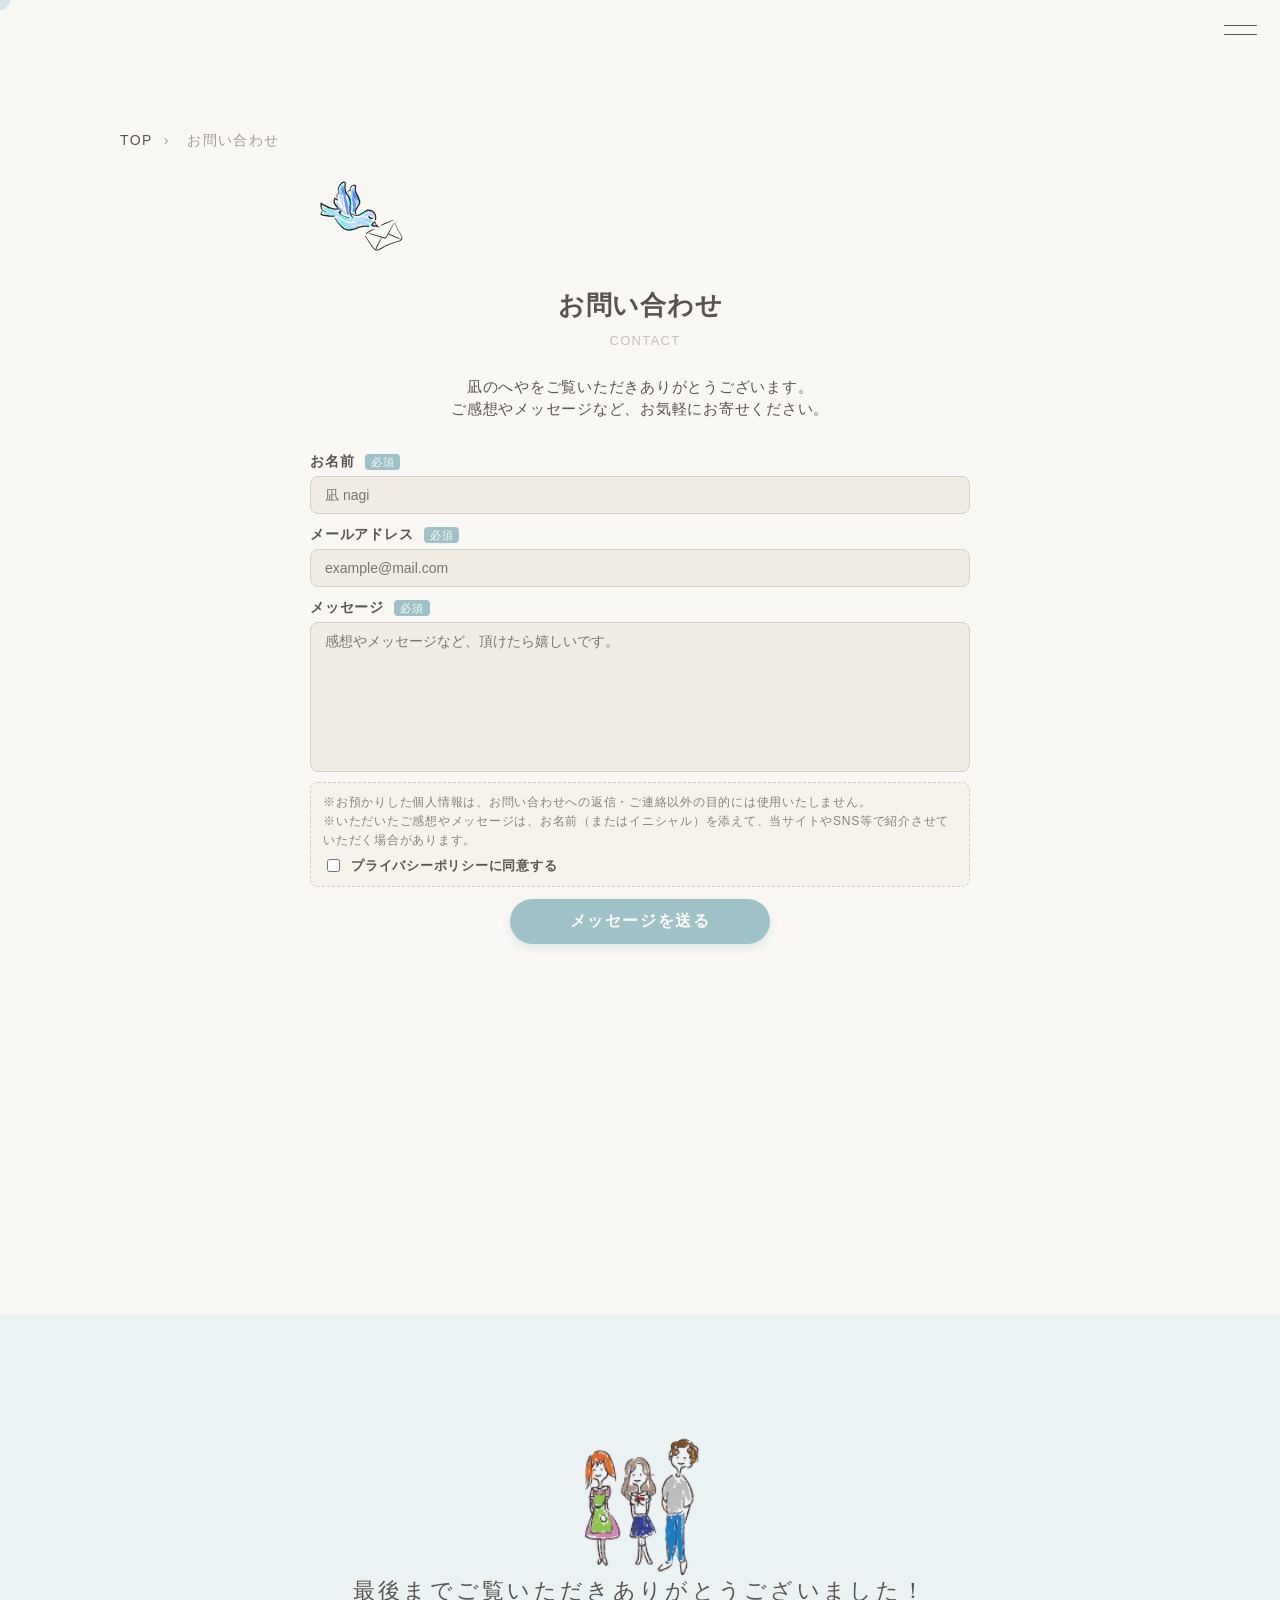
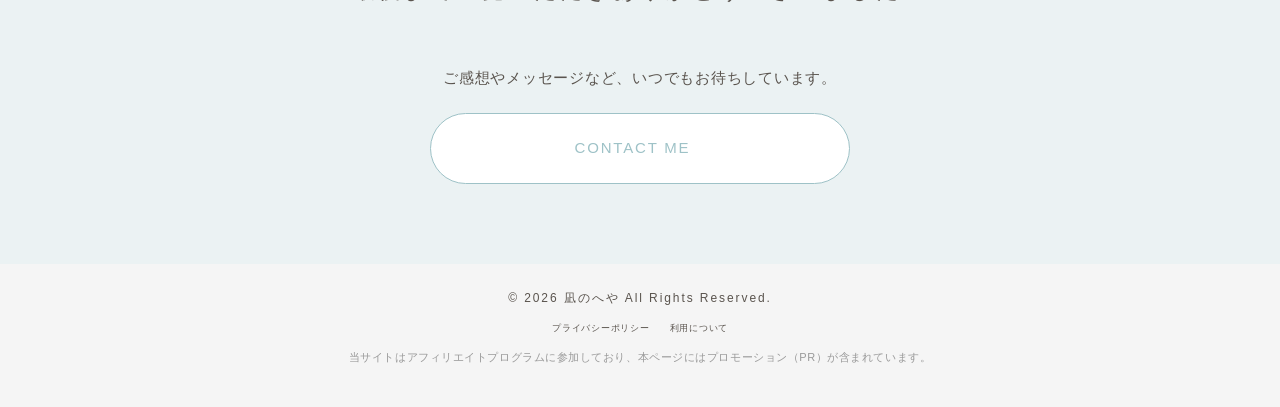
<file: contact.html>
<!DOCTYPE html>
<html lang="ja">

<head>
	<meta charset="UTF-8">
	<meta name="viewport" content="width=device-width, initial-scale=1.0">
	<title>CONTACT | 感想・メッセージ</title>
	<meta name="description" content="このサイトを見て感じたことや、ひとことメッセージを気軽に届けてもらえたら嬉しいです。">
	<link rel="icon" href="images/illust/400_400/favicon_bird.png">
	<link rel="stylesheet" href="css/reset.css">
	<link rel="stylesheet" href="css/common.css">
	<link rel="stylesheet" href="css/top.css">
	<link rel="stylesheet" href="css/contact.css">

	<!-- Google tag (gtag.js) -->
	<script async src="https://www.googletagmanager.com/gtag/js?id=G-V63M2HN8Q7"></script>
	<script>
		window.dataLayer = window.dataLayer || [];
		function gtag() { dataLayer.push(arguments); }
		gtag('js', new Date());

		gtag('config', 'G-V63M2HN8Q7');
	</script>
</head>

<body>
	<div id="top"></div>
	<div class="cursor"></div>

	<div class="body-wrapper">

		<div id="header"></div>

		<main class="custom-contact-page">

			<!-- ① パンくず -->
			<nav class="breadcrumb">
				<a href="index.html">TOP</a>
				<span>›</span>
				<span>お問い合わせ</span>
			</nav>

			<div class="custom-contact__container">
				<div class="custom-contact__illust">
					<img src="images/illust/400_400/bird_letter.png" alt="青い鳥が手紙を運ぶイラスト">
				</div>

				<div class="custom-contact__title">
					<h2>お問い合わせ<span class="section-sub">CONTACT</span></h2>

					<p class="contact-intro">
						凪のへやをご覧いただきありがとうございます。<br>
						ご感想やメッセージなど、お気軽にお寄せください。
					</p>
				</div>

				<form action="https://formspree.io/f/xzeeqgal" method="post" class="custom-contact__form">

					<div class="form-group">
						<label for="name">お名前 <span class="required">必須</span></label>
						<input type="text" id="name" name="name" placeholder="凪 nagi" required>
					</div>

					<div class="form-group">
						<label for="email">メールアドレス <span class="required">必須</span></label>
						<input type="email" id="email" name="email" placeholder="example@mail.com" required>
					</div>

					<div class="form-group">
						<label for="message">メッセージ <span class="required">必須</span></label>
						<textarea id="message" name="message" rows="6" placeholder="感想やメッセージなど、頂けたら嬉しいです。" required></textarea>
					</div>

					<div class="form-policy">
						<p class="policy-text">
							※お預かりした個人情報は、お問い合わせへの返信・ご連絡以外の目的には使用いたしません。<br>
							※いただいたご感想やメッセージは、お名前（またはイニシャル）を添えて、当サイトやSNS等で紹介させていただく場合があります。
						</p>
						<label class="policy-checkbox-label">
							<input type="checkbox" name="policy" required>
							<span>
								<a href="privacy-policy.html" target="_blank" rel="noopener noreferrer">プライバシーポリシー</a>に同意する
							</span>
						</label>
					</div>

					<div class="form-submit">
						<button type="submit" class="submit-btn">メッセージを送る</button>
					</div>

				</form>
			</div>
		</main>

		<div id="footer"></div>
	</div>

	<script src="js/main.js"></script>
</body>

</html>
</file>
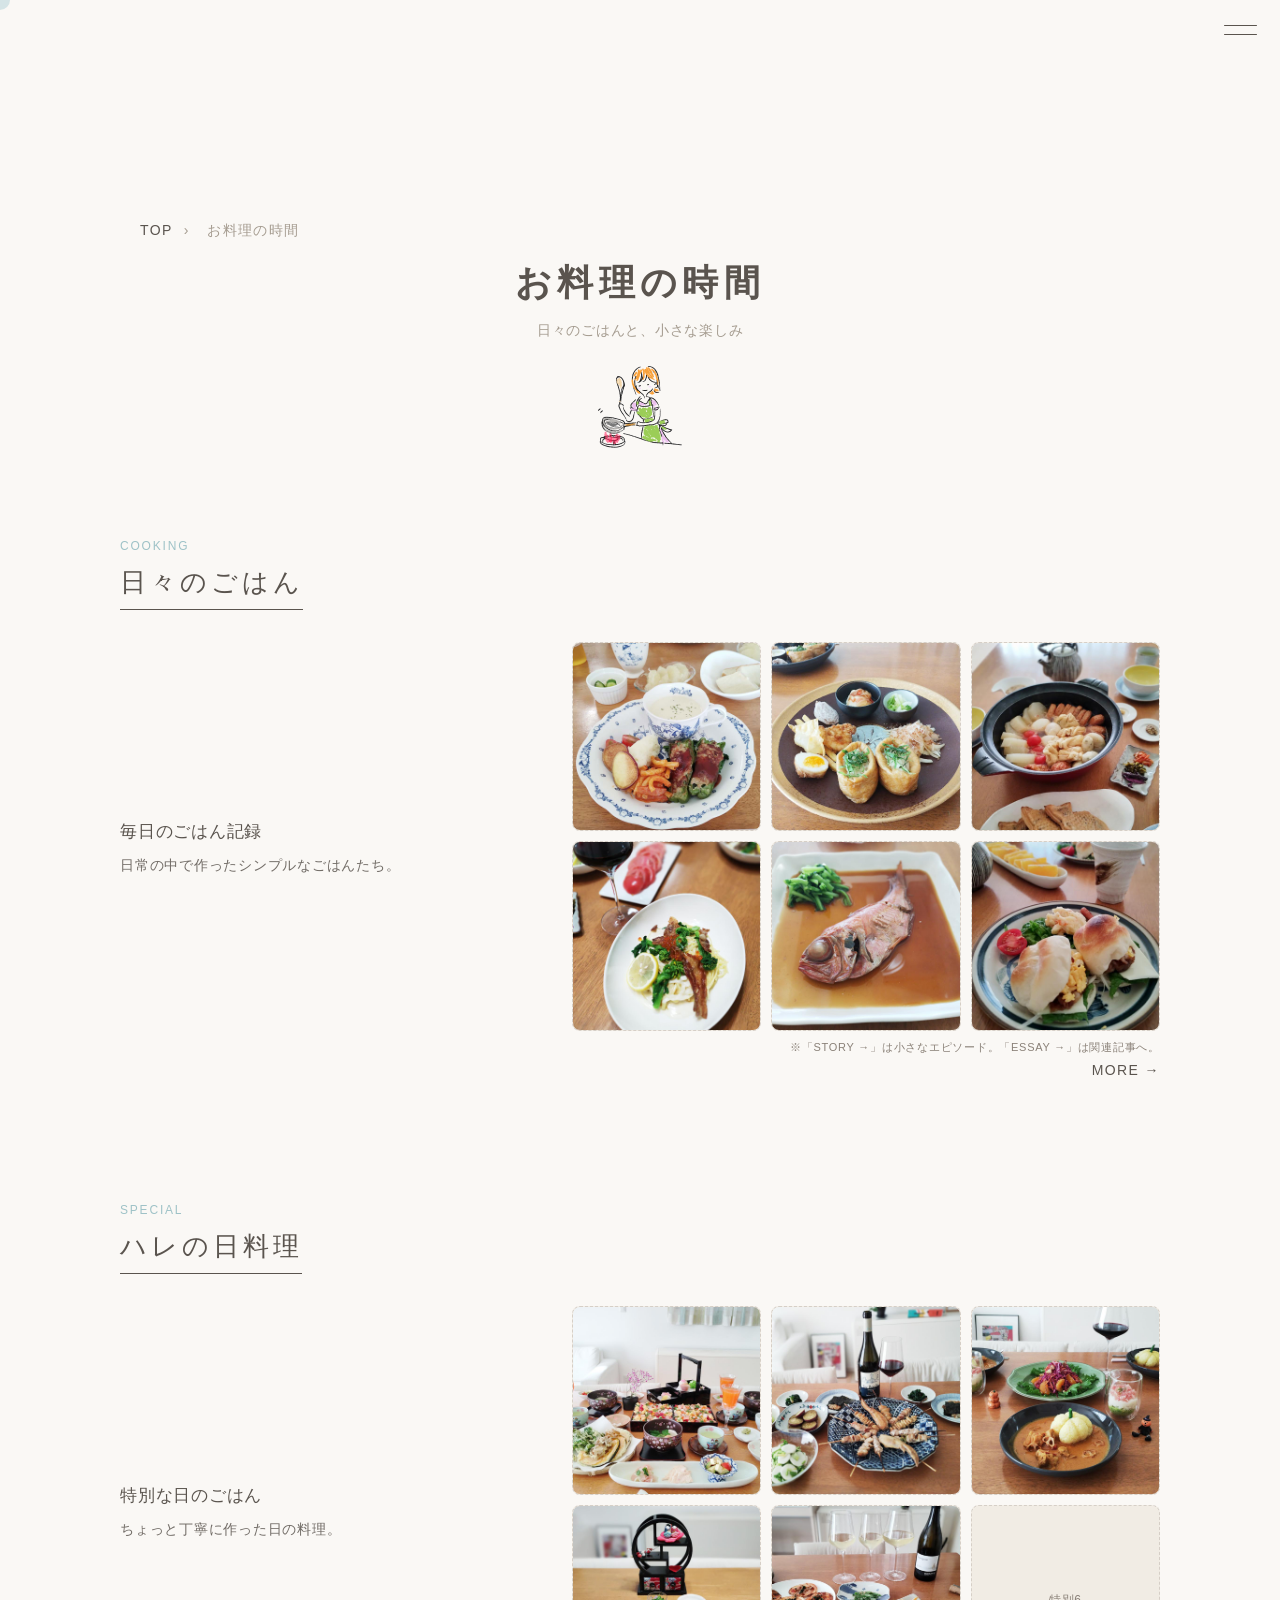
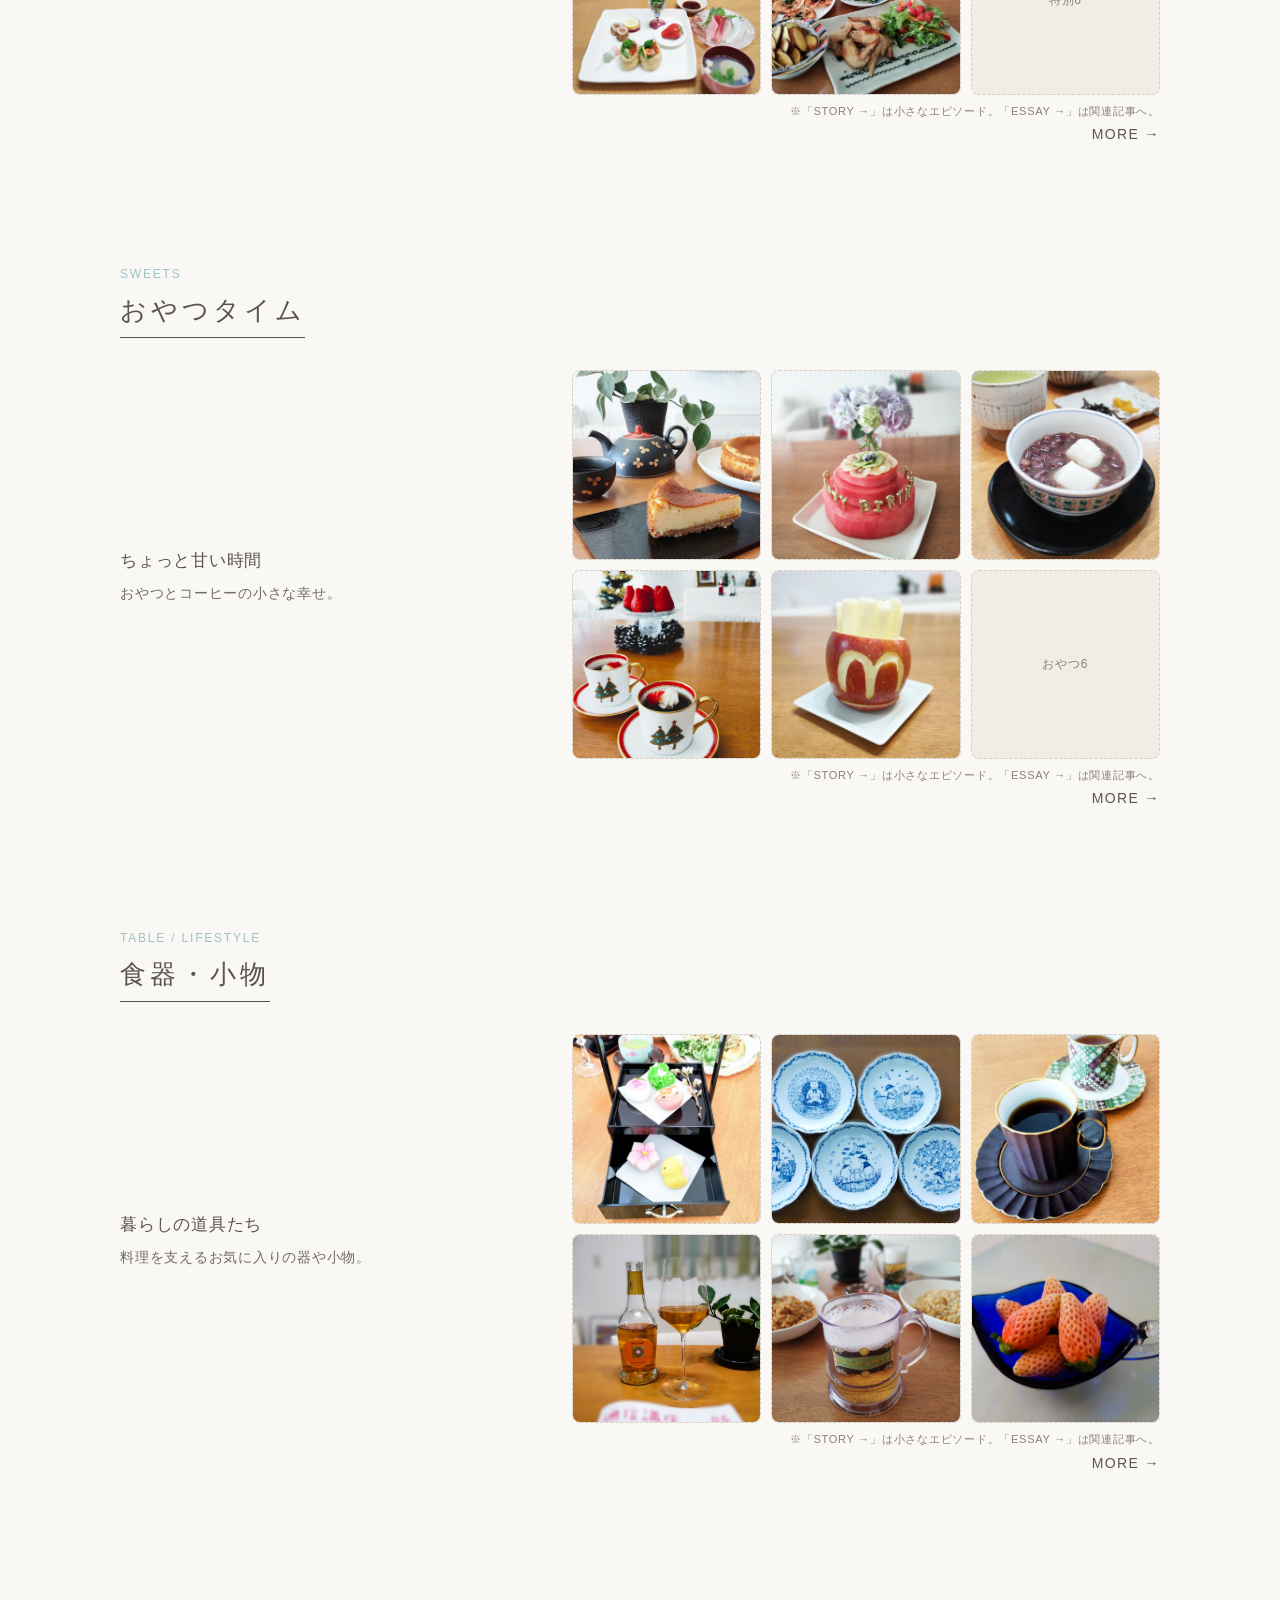
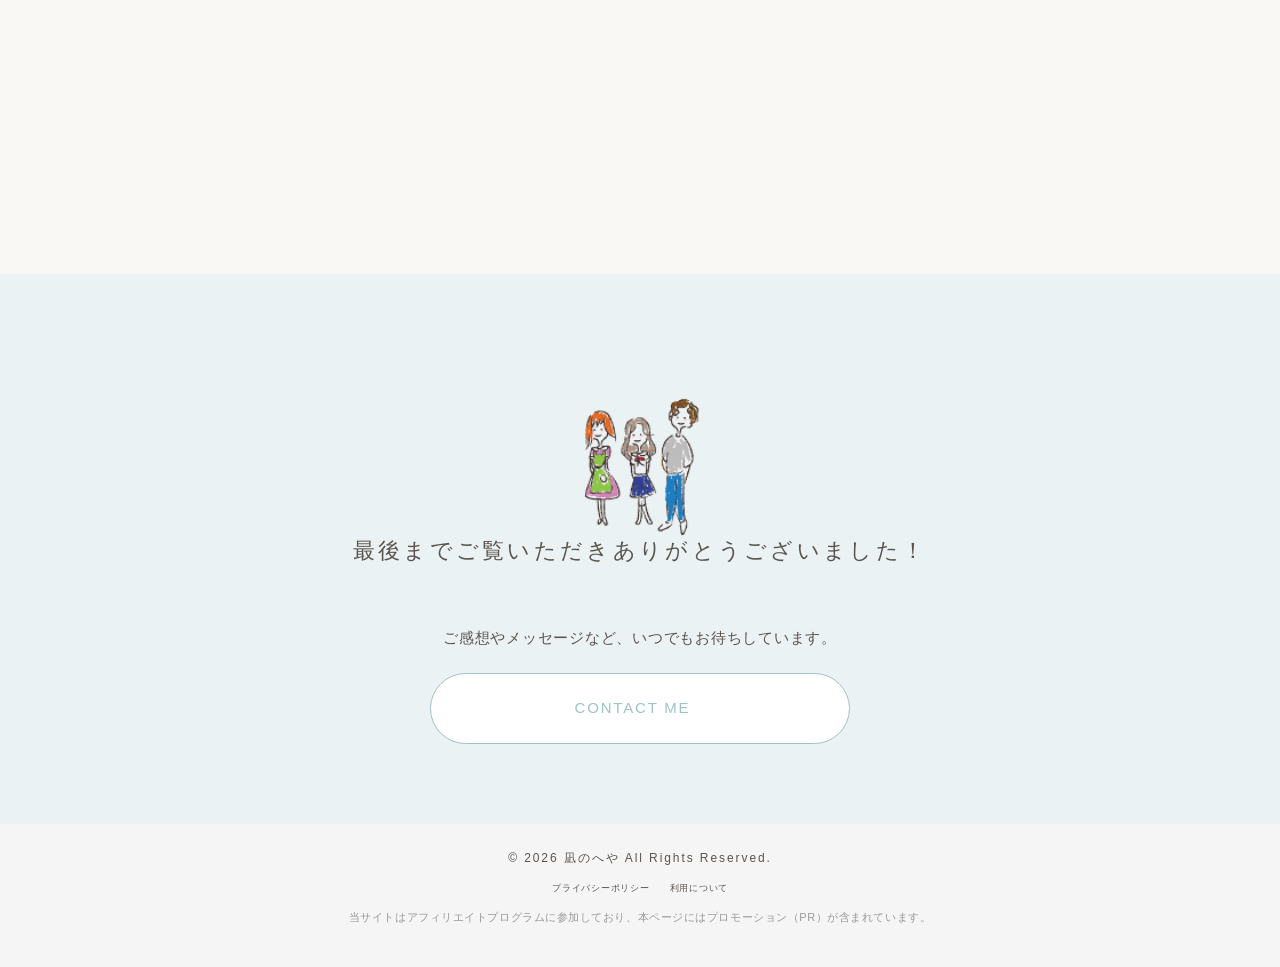
<file: cooking.html>
<!DOCTYPE html>
<html lang="ja">

<head>
	<meta charset="UTF-8">
	<meta name="viewport" content="width=device-width, initial-scale=1.0">
	<title>お料理の時間 | 日々のごはんと小さな楽しみ</title>
	<meta name="description" content="日々の料理や特別な日の料理を記録したフォトアルバムです。">
	<link rel="icon" href="images/illust/400_400/favicon_bird.png">
	<link rel="stylesheet" href="css/reset.css">
	<link rel="stylesheet" href="css/common.css">
	<link rel="stylesheet" href="css/cooking.css">

	<!-- Google tag (gtag.js) -->
	<script async src="https://www.googletagmanager.com/gtag/js?id=G-V63M2HN8Q7"></script>
	<script>
		window.dataLayer = window.dataLayer || [];
		function gtag() { dataLayer.push(arguments); }
		gtag('js', new Date());

		gtag('config', 'G-V63M2HN8Q7');
	</script>
</head>

<body>

	<div class="cursor"></div>

	<div class="body-wrapper">

		<div id="header"></div>

		<!-- =========================
            🔥 ここだけ差し替え（MAIN）
        ========================= -->
		<main class="cooking">

			<!-- ① パンくず -->
			<nav class="breadcrumb">
				<a href="index.html">TOP</a>
				<span>›</span>
				<span>お料理の時間</span>
			</nav>

			<!-- ② ページタイトル -->
			<section class="cooking-hero">
				<h1>お料理の時間</h1>
				<p>日々のごはんと、小さな楽しみ</p>
				<img src="images/illust/mama_cook_little.png" alt="料理をするママのイラスト" class="cooking-title-img">
			</section>

			<!-- ③ コンテンツ -->
			<!-- 日々のごはん -->
			<section class="category">
				<div class="tag-text">COOKING</div>
				<div class="cooking-title-container">
					<h2 class="cooking-title">日々のごはん</h2>
				</div>

				<div class="cooking-card">
					<div class="work-text">
						<h3 class="sub-heading">毎日のごはん記録</h3>
						<p>日常の中で作ったシンプルなごはんたち。</p>
					</div>

					<div class="works-img">
						<div class="cooking-gallery">
							<div class="item" data-text="高校生の娘に作った、ちょっと遊び心のあるお子様プレート。&#10;反抗期でも、こんな形なら少し笑ってくれるかなと思って作りました。&#10;ちなみにピーマンのヘタが苦手らしく、いつも『邪魔だわ』とブツブツ言われます。">

								<img src="images/cook_photo/cook_life_okosamalunch.jpg" alt="くまプレートお子様ランチ">
								<!-- ここに「STORYへ」の文字を仕込みます -->
								<span class="hover-label">STORY →</span>
							</div>

							<div class="item" data-text="大人プレートとお子様プレートのちがい。&#10;意識するのは、お皿を変えることだけ。&#10;料理は得意じゃないけれど、器や盛り付けを工夫するだけで、毎日の食卓がちょっと楽しくなります。">

								<img src="images/cook_photo/cook_life_otonaplate.jpg" alt="大人のおこさまランチ">
								<span class="hover-label">STORY →</span>
							</div>

							<div class="item">

								<img src="images/cook_photo/cook_life_oden.jpg" alt="おでんとたいやき">

							</div>

							<div class="item">

								<img src="images/cook_photo/cook_life_saradaudon.jpg" alt="菜の花のサラダうどん">

							</div>

							<div class="item">

								<img src="images/cook_photo/cook_life_kinnmedai.jpg" alt="金目鯛の煮つけ">

							</div>

							<div class="item">

								<img src="images/cook_photo/cook_life_pan.jpg" alt="サンドイッチ">
							</div>
						</div>
						<p class="photo-link-note">※「STORY →」は小さなエピソード。「ESSAY →」は関連記事へ。</p>
					</div>
				</div>

				<a href="javascript:void(0)" onclick="this.innerText='Coming Soon...'; this.style.opacity='0.6';" class="more-btn">MORE →</a>
			</section>

			<!-- ハレの日 -->
			<section class="category">
				<div class="tag-text">SPECIAL</div>
				<h2 class="cooking-title">ハレの日料理</h2>

				<div class="cooking-card">
					<div class="work-text">
						<h3>特別な日のごはん</h3>
						<p>ちょっと丁寧に作った日の料理。</p>
					</div>

					<div class="works-img">
						<div class="cooking-gallery">
							<div class="item" data-text="ひな祭りらしさを出したくて、今年は小さなお重にちらし寿司を盛りつけてみました。&#10;一生懸命に手間をかけた時間と、食卓から消えるときの圧倒的な速さの差をしみじみ感じる一日です。">

								<img src="images/cook_photo/cook_hare_hina.jpg" alt="ひなまつり料理">
								<span class="hover-label">STORY →</span>

							</div>
							<div class="item">

								<img src="images/cook_photo/cook_life_yakitori.jpg" alt="やきとり料理">

							</div>
							<div class="item">

								<img src="images/cook_photo/cook_hare_-halloween.jpg" alt="ハロウィンカレー">

							</div>
							<div class="item">

								<img src="images/cook_photo/cook_hare_hina2025.jpg" alt="ひなまつり料理2025">

							</div>

							<a href="essay/essay.html#wine">
								<div class="item">

									<img src="images/cook_photo/cook_wine1.jpg" alt="ワインのペアリング料理">
									<span class="hover-label">ESSAY →</span>

								</div>
							</a>

							<div class="item">特別6</div>
						</div>
						<p class="photo-link-note">※「STORY →」は小さなエピソード。「ESSAY →」は関連記事へ。</p>
					</div>
				</div>

				<a href="javascript:void(0)" onclick="this.innerText='Coming Soon...'; this.style.opacity='0.6';" class="more-btn">MORE →</a>
			</section>

			<!-- おやつ -->
			<section class="category">
				<div class="tag-text">SWEETS</div>
				<h2 class="cooking-title">おやつタイム</h2>

				<div class="cooking-card">
					<div class="work-text">
						<h3>ちょっと甘い時間</h3>
						<p>おやつとコーヒーの小さな幸せ。</p>
					</div>

					<div class="works-img">
						<div class="cooking-gallery">
							<div class="item">

								<img src="images/cook_photo/cook_sweet_cheezcake.jpg" alt="チーズケーキ">

							</div>

							<div class="item" data-text="娘の誕生日はケーキじゃなくて、なぜか毎年スイカ。&#10;大きなスイカをくり抜いて形にするのは思った以上に大変で、気づけば小さなデコレーションケーキ風に落ち着きました。">

								<img src="images/cook_photo/cook_sweet_suikacake.jpg" alt="すいかデコレーションケーキ">
								<span class="hover-label">STORY →</span>

							</div>

							<div class="item">

								<img src="images/cook_photo/cook_sweet_osiruko.jpg" alt="お汁粉">


							</div>
							<div class="item" data-text="クリスマスのデザートに娘が作ってくれたコーヒーゼリー。&#10;この日の出来事は、今思い出してもちょっぴりほろ苦い思い出です。">

								<img src="images/cook_photo/cook_sweet_coffezeri.jpg" alt="コーヒーゼリー">
								<span class="hover-label">STORY →</span>

							</div>
							<div class="item" data-text="りんごまるごと一個でマックポテトを再現。&#10;娘を驚かせようとこっそり作ったけれど、期待したほどの反応はもらえず……。でも、作っている本人は大満足の一品です。">

								<img src="images/cook_photo/cook_macpoteto.jpg" alt="リンゴくり抜きマックポテト">
								<span class="hover-label">STORY →</span>

							</div>
							<div class="item">おやつ6</div>

						</div>
						<p class="photo-link-note">※「STORY →」は小さなエピソード。「ESSAY →」は関連記事へ。</p>
					</div>

				</div>

				<a href="javascript:void(0)" onclick="this.innerText='Coming Soon...'; this.style.opacity='0.6';" class="more-btn">MORE →</a>
			</section>

			<!-- 食器・小物 -->
			<section class="category">
				<div class="tag-text">TABLE / LIFESTYLE</div>
				<h2 class="cooking-title">食器・小物</h2>

				<div class="cooking-card">
					<div class="work-text">
						<h3>暮らしの道具たち</h3>
						<p>料理を支えるお気に入りの器や小物。</p>
					</div>

					<div class="works-img">
						<div class="cooking-gallery">
							<div class="item">

								<img src="images/cook_photo/cook_ojyuu.jpg" alt="重箱にねりきり菓子">

							</div>

							<div class="item">

								<img src="images/cook_photo/kumaosara.jpg" alt="くまのお皿">


							</div>

							<div class="item">

								<img src="images/cook_photo/cook_coffecup.jpg" alt="コーヒーカップ">

							</div>

							<a href="essay/essay.html#wine">
								<div class="item">

									<img src="images/cook_photo/winekouza.jpg" alt="ワイングラス">
									<span class="hover-label">ESSAY →</span>

								</div>
							</a>

							<div class="item" data-text="USJのハリー・ポッターエリアで買った思い出のジョッキ。&#10;テーマパークの魔法にかかったのはその時だけではなく、おうちで本物のビールを注いで飲むたびに、ちゃっかり魔法にかかり直しています。">

								<img src="images/cook_photo/cook_potter.jpg" alt="ハリーポッタージョッキ">
								<span class="hover-label">STORY →</span>

							</div>

							<div class="item">
								<img src="images/cook_photo/ichigo.JPG" alt="お抹茶お椀">
							</div>
						</div>
						<p class="photo-link-note">※「STORY →」は小さなエピソード。「ESSAY →」は関連記事へ。</p>
					</div>
				</div>

				<a href="javascript:void(0)" onclick="this.innerText='Coming Soon...'; this.style.opacity='0.6';" class="more-btn">MORE →</a>
			</section>

		</main>

		<div id="footer"></div>
	</div>
	<div class="photo-note">
		<div class="photo-note-inner">
			<button class="photo-note-close">×</button>
			<p></p>
		</div>
	</div>
	<script src="js/main.js"></script>

</body>

</html>
</file>
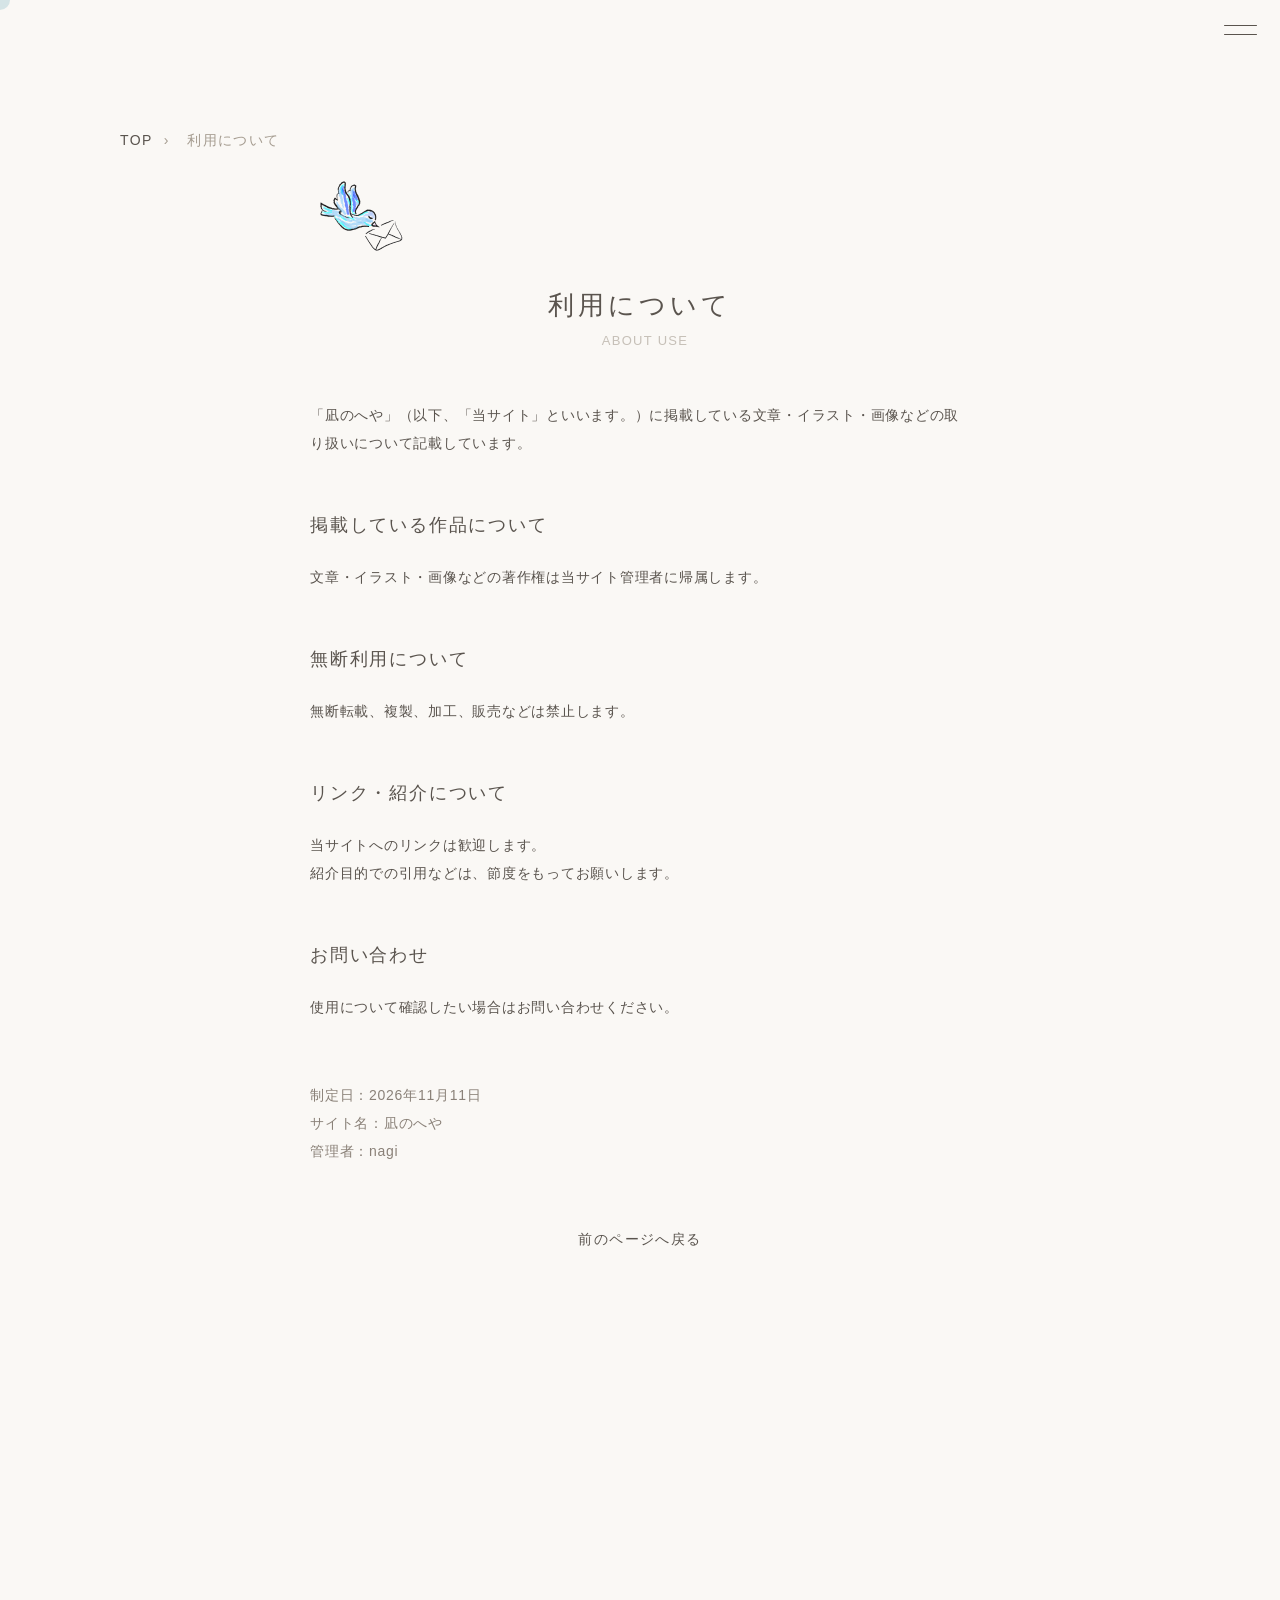
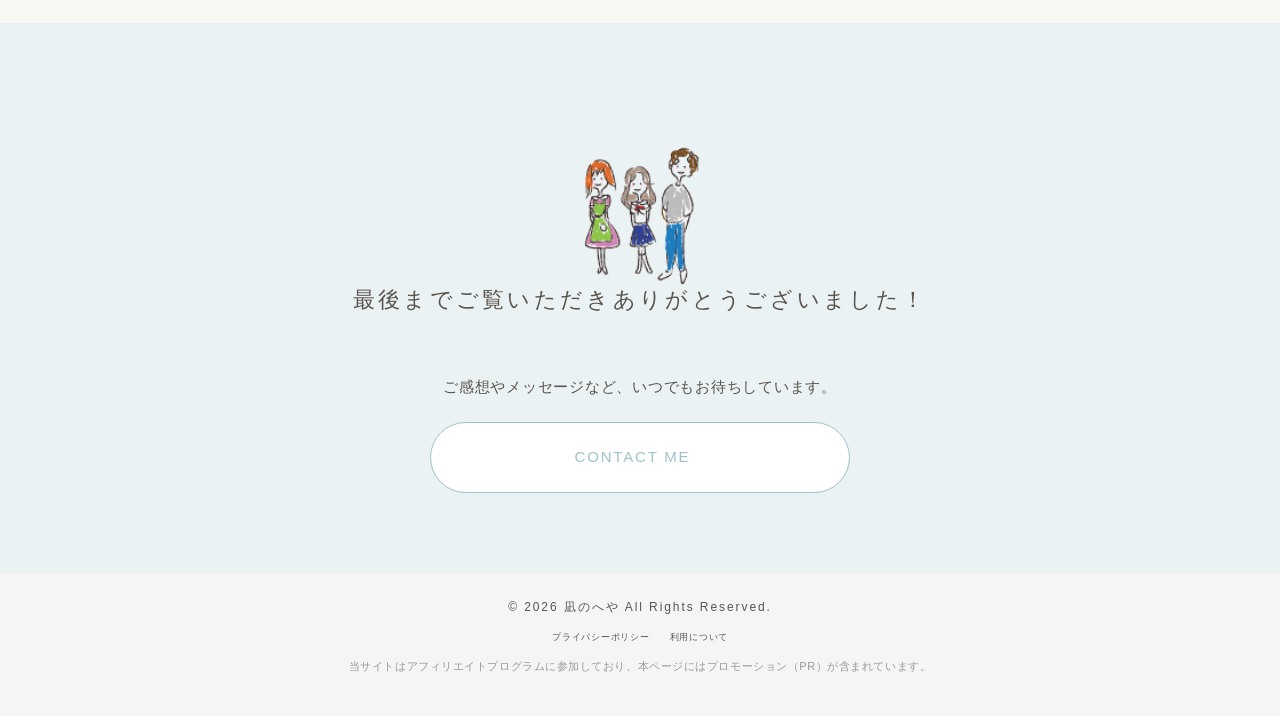
<file: copyright.html>
<!DOCTYPE html>
<html lang="ja">

<head>
	<meta charset="UTF-8">
	<meta name="viewport" content="width=device-width, initial-scale=1.0">
	<title>利用について | 凪のへや</title>
	<meta name="description" content="凪のへやにおける著作権の取り扱いについて記載しています。">
	<link rel="icon" href="images/illust/400_400/favicon_bird.png">
	<link rel="stylesheet" href="css/reset.css">
	<link rel="stylesheet" href="css/common.css">
	<link rel="stylesheet" href="css/top.css">
	<link rel="stylesheet" href="css/privacy-policy.css">

	<!-- Google tag (gtag.js) -->
	<script async src="https://www.googletagmanager.com/gtag/js?id=G-V63M2HN8Q7"></script>
	<script>
		window.dataLayer = window.dataLayer || [];
		function gtag() { dataLayer.push(arguments); }
		gtag('js', new Date());

		gtag('config', 'G-V63M2HN8Q7');
	</script>
</head>

<body>
	<div id="top"></div>
	<div class="cursor"></div>

	<div class="body-wrapper">

		<div id="header"></div>

		<main class="privacy-page">

			<!-- ① パンくず -->
			<nav class="breadcrumb">
				<a href="index.html">TOP</a>
				<span>›</span>
				<span>利用について</span>
			</nav>

			<div class="privacy__container">
				<div class="privacy__illust">
					<img src="images/illust/400_400/bird_letter.png" alt="青い鳥が手紙を運ぶイラスト">
				</div>

			</div>
			<section class="privacy">
				<div class="privacy__title">
					<h1>利用について<span class="section-sub">ABOUT USE</span></h1>
				</div>

				<div class="privacy__content">

					<p>
						「凪のへや」（以下、「当サイト」といいます。）に掲載している文章・イラスト・画像などの取り扱いについて記載しています。
					</p>

					<h2>掲載している作品について</h2>
					<p>
						文章・イラスト・画像などの著作権は当サイト管理者に帰属します。
					</p>

					<h2>無断利用について</h2>
					<p>
						無断転載、複製、加工、販売などは禁止します。
					</p>

					<h2>リンク・紹介について</h2>
					<p>
						当サイトへのリンクは歓迎します。<br>
						紹介目的での引用などは、節度をもってお願いします。
					</p>

					<h2>お問い合わせ</h2>
					<p>
						使用について確認したい場合はお問い合わせください。
					</p>



					<p class="privacy__date">
						制定日：2026年11月11日<br>
						サイト名：凪のへや<br>
						管理者：nagi
					</p>

					<a href="javascript:history.back()" class="back-btn">
						前のページへ戻る
					</a>

				</div>
			</section>
		</main>

		<div id="footer"></div>
	</div>

	<script src="js/main.js"></script>
</body>

</html>
</file>
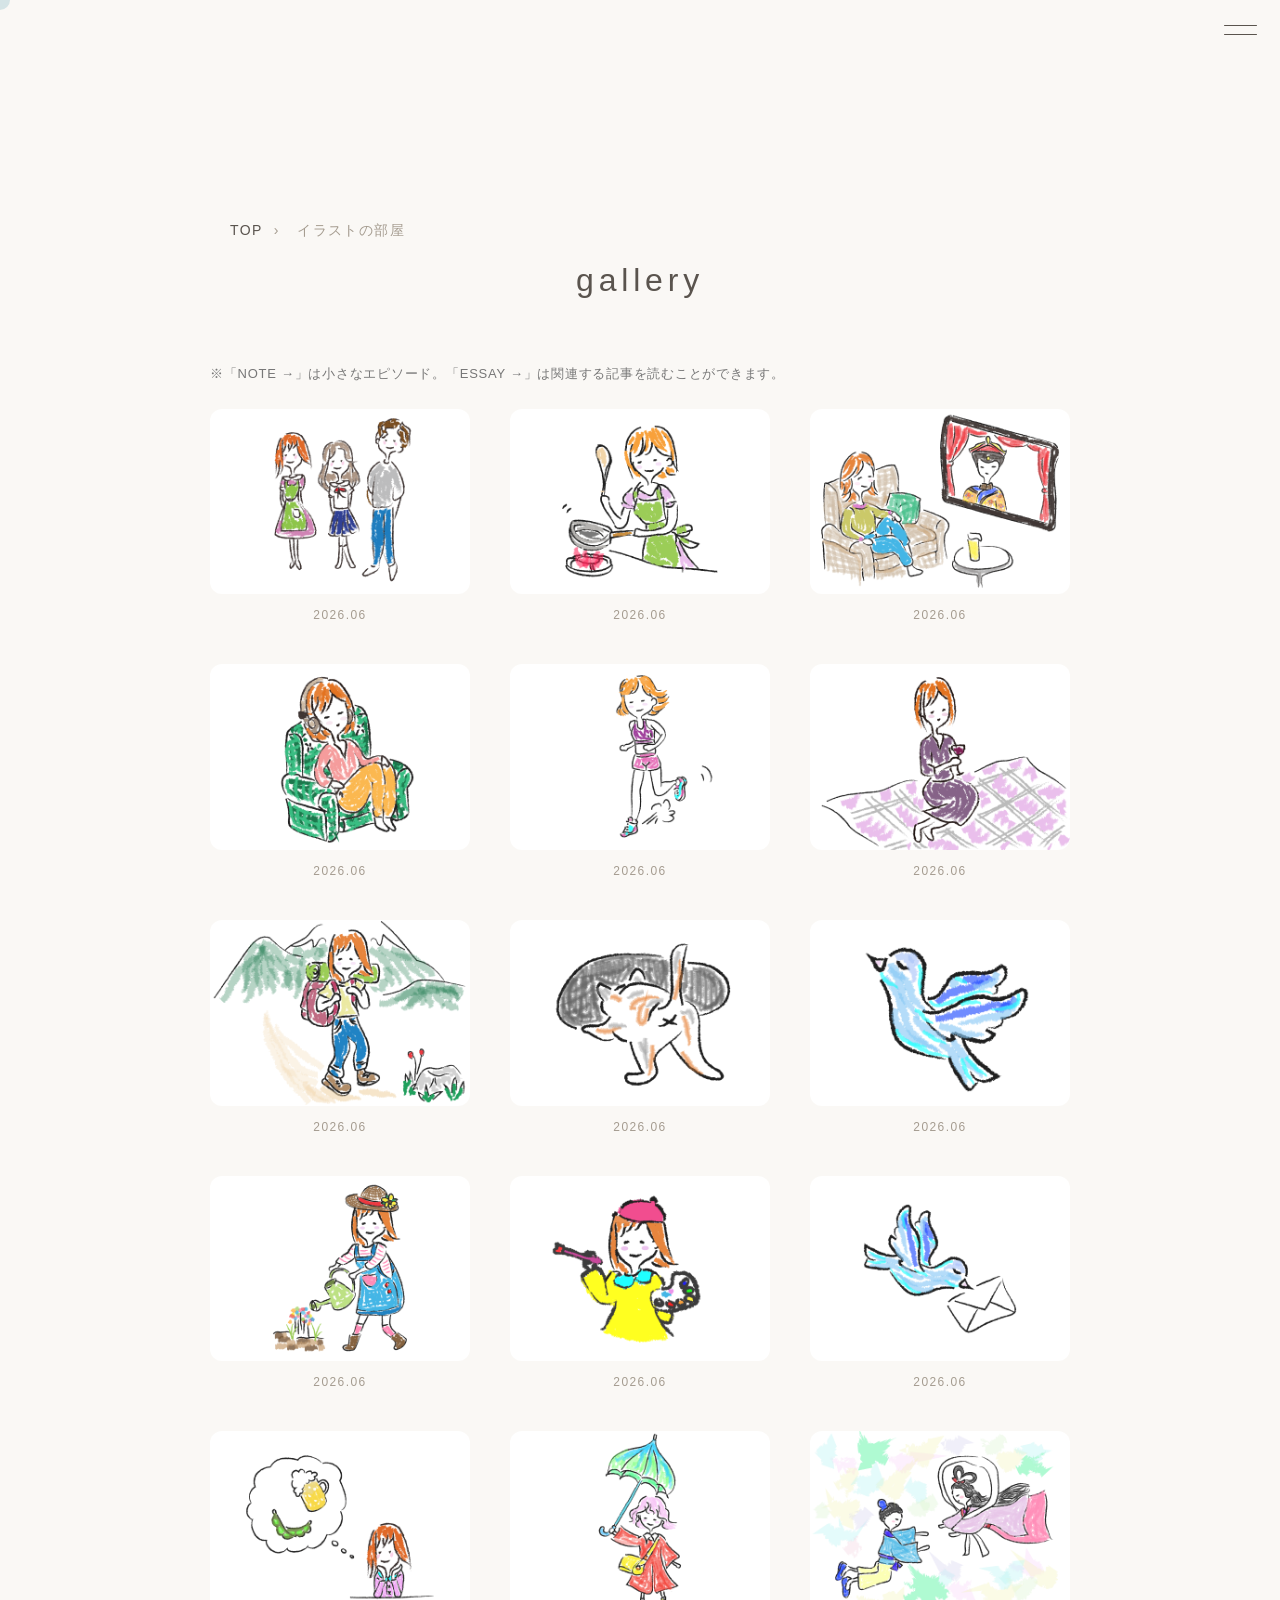
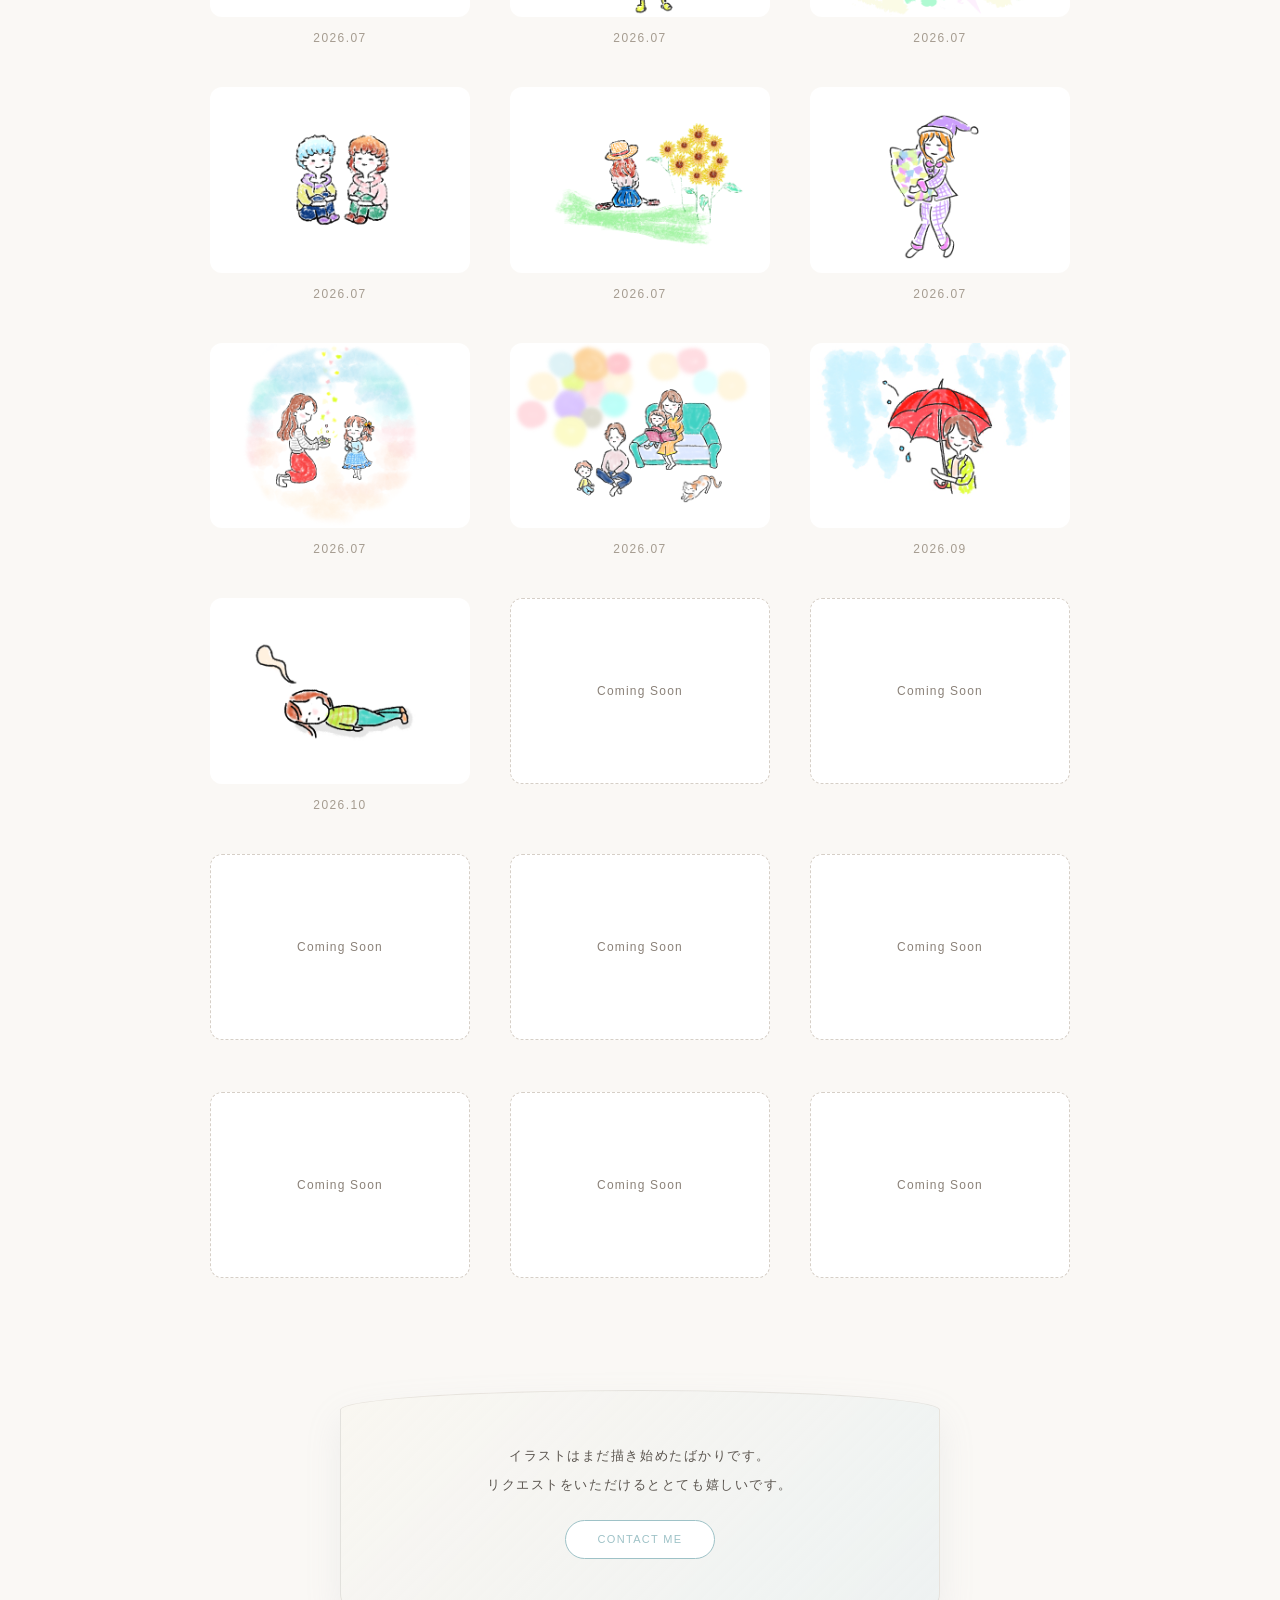
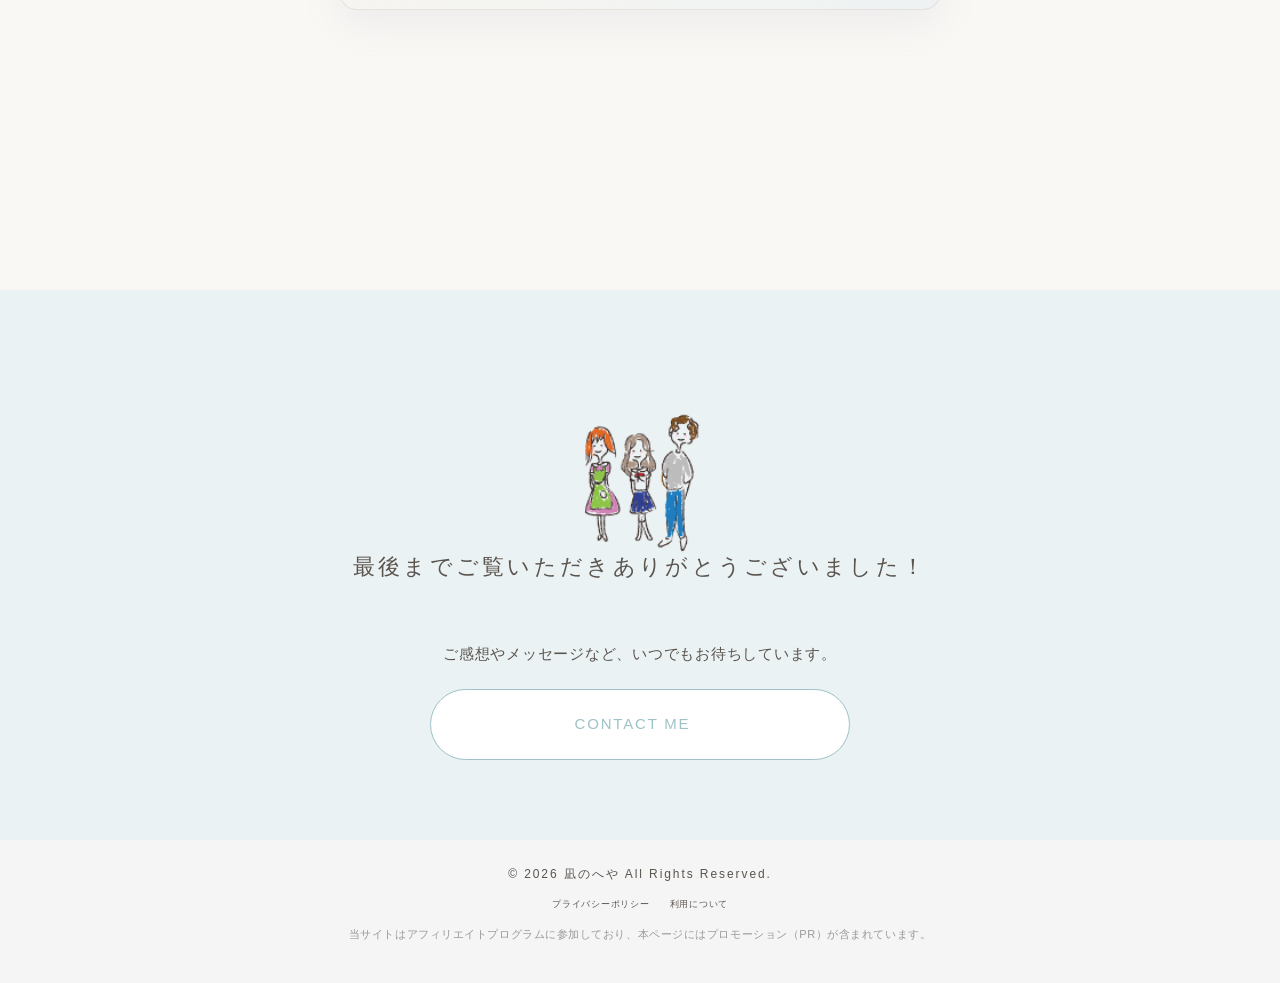
<file: gallery.html>
<!DOCTYPE html>
<html lang="ja">

<head>
	<meta charset="UTF-8">
	<meta name="viewport" content="width=device-width, initial-scale=1.0">
	<title>GALLERY | イラストの部屋</title>
	<meta name="description" content="日々の中で描いたイラストや、小さな作品たちを集めたギャラリーページです。">
	<link rel="icon" href="images/illust/400_400/favicon_bird.png">
	<link rel="stylesheet" href="css/reset.css">
	<link rel="stylesheet" href="css/common.css">
	<link rel="stylesheet" href="css/gallery.css">

	<!-- Google tag (gtag.js) -->
	<script async src="https://www.googletagmanager.com/gtag/js?id=G-V63M2HN8Q7"></script>
	<script>
		window.dataLayer = window.dataLayer || [];
		function gtag() { dataLayer.push(arguments); }
		gtag('js', new Date());

		gtag('config', 'G-V63M2HN8Q7');
	</script>
</head>

<body>
	<div class="cursor"></div>

	<div class="body-wrapper">

		<!-- ヘッダー（共通） -->
		<div id="header"></div>

		<!-- メイン -->
		<main class="illustration">

			<!-- パンくず -->
			<nav class="breadcrumb">
				<a href="index.html">TOP</a>
				<span>›</span>
				<span>イラストの部屋</span>
			</nav>

			<!-- タイトル -->
			<h1>gallery</h1>
			<p class="note-guide">※「NOTE →」は小さなエピソード。「ESSAY →」は関連する記事を読むことができます。</p>

			<!-- ギャラリー -->
			<section class="illust-grid">

				<div class="item illust-item" data-title="わたしの家族" data-text="今の家族の時間をそのまま残したくて描いた一枚。&#10;写真とはまた違うあたたかさを残せるのが、絵のいいところだなと思います。&#10;ここから、私のイラストの日々が始まりました。">

					<div class="illust-image">
						<img src="images/illust/560_400/i_family.png" alt="家族3人イラスト">
						<span class="hover-label">NOTE →</span>
					</div>
					<div class="illust-info">
						<time class="illust-date" datetime="2026-06">2026.06</time>
					</div>

				</div>

				<div class="item">
					<div class="illust-image">
						<img src="images/illust/mama_cook_little.png" alt="ママ料理イラスト">
					</div>
					<div class="illust-info">
						<time class="illust-date" datetime="2026-06">2026.06</time>
					</div>
				</div>

				<div class="item illust-item" data-title="中国ドラマ" data-text="数年前からどっぷりハマっている中国時代ドラマ。&#10;「早く寝なくちゃ」と思いつつ、夜な夜な画面の世界へトリップしています。">

					<div class="illust-image">
						<img src="images/illust/560_400/mama_dorama.png" alt="ママ中国ドラマ鑑賞イラスト">
						<span class="hover-label">NOTE →</span>
					</div>
					<div class="illust-info">
						<time class="illust-date" datetime="2026-06">2026.06</time>
					</div>

				</div>

				<div class="item">
					<div class="illust-image">
						<img src="images/illust/560_400/mama_music.png" alt="ママ音楽鑑賞イラスト">
					</div>
					<div class="illust-info">
						<time class="illust-date" datetime="2026-06">2026.06</time>
					</div>
				</div>

				<div class="item">
					<div class="illust-image">
						<img src="images/illust/560_400/mama_ran.png" alt="ママジョギングイラスト">
					</div>
					<div class="illust-info">
						<time class="illust-date" datetime="2026-06">2026.06</time>
					</div>
				</div>

				<a href="essay/essay.html#wine">
					<div class="item">
						<div class="illust-image">
							<img src="images/illust/560_400/mama_wine.png" alt="ママお酒飲むイラスト">
							<span class="hover-label">ESSAY →</span>
						</div>
						<div class="illust-info">
							<time class="illust-date" datetime="2026-06">2026.06</time>
						</div>
					</div>
				</a>

				<div class="item illust-item" data-title="山登り" data-text="のんびり歩ける低い山が大好きで、老後の趣味にしようと始めました。&#10;最近は熊のニュースにドキドキしてしまい、少しお休み中ですが、また出かけたいな。">
					<div class="illust-image">
						<img src="images/illust/560_400/mama_yama.png" alt="ママ山登りイラスト">
						<span class="hover-label">NOTE →</span>
					</div>
					<div class="illust-info">
						<time class="illust-date" datetime="2026-06">2026.06</time>
					</div>
				</div>

				<div class="item">
					<div class="illust-image">
						<img src="images/illust/560_400/i_cat.png" alt="ねこが穴をのぞくイラスト">
					</div>
					<div class="illust-info">
						<time class="illust-date" datetime="2026-06">2026.06</time>
					</div>
				</div>

				<div class="item">
					<div class="illust-image">
						<img src="images/illust/560_400/i_bird.png" alt="青い鳥のイラスト">
					</div>
					<div class="illust-info">
						<time class="illust-date" datetime="2026-06">2026.06</time>
					</div>
				</div>

				<div class="item">
					<div class="illust-image">
						<img src="images/illust/560_400/i_profel_gerden.png" alt="ママガーデニングしているイラスト">
					</div>
					<div class="illust-info">
						<time class="illust-date" datetime="2026-06">2026.06</time>
					</div>
				</div>

				<div class="item illust-item" data-title="お絵描き" data-text="記念すべきイラスト初挑戦の一枚。&#10;ずっと棒人間しか描けなかった私が、ふと思い立って描き始めてみたら……驚くほど楽しい世界が広がっていました。">
					<div class="illust-image">
						<img src="images/illust/560_400/i_work_ekaki.png" alt="ママ絵書きのイラスト">
						<span class="hover-label">NOTE →</span>
					</div>
					<div class="illust-info">
						<time class="illust-date" datetime="2026-06">2026.06</time>
					</div>
				</div>

				<div class="item">
					<div class="illust-image">
						<img src="images/illust/560_400/i_bird_letter.png" alt="青い鳥が手紙を運んでいるイラスト">
					</div>
					<div class="illust-info">
						<time class="illust-date" datetime="2026-06">2026.06</time>
					</div>
				</div>

				<div class="item">
					<div class="illust-image">
						<img src="images/illust/560_400/mama_kusou.png" alt="ママがビールと枝豆想像しているイラスト">
					</div>
					<div class="illust-info">
						<time class="illust-date" datetime="2026-07">2026.07</time>
					</div>
				</div>

				<div class="item illust-item" data-title="はじめてのリクエスト" data-text="初めてお題をいただいて描いた一枚。&#10;「私でいいのかな」と思いつつ、やっぱりリクエストしてもらえるってすごく嬉しいです。">
					<div class="illust-image">
						<img src="images/illust/560_400/girl_kasa.png" alt="赤い服を着た女の子が傘をさしているイラスト">
						<span class="hover-label">NOTE →</span>
					</div>
					<div class="illust-info">
						<time class="illust-date" datetime="2026-07">2026.07</time>
					</div>
				</div>

				<div class="item">
					<div class="illust-image">
						<img src="images/illust/560_400/tanabata.png" alt="七夕おりひめと彦星のイラスト">
					</div>
					<div class="illust-info">
						<time class="illust-date" datetime="2026-07">2026.07</time>
					</div>
				</div>

				<div class="item">
					<div class="illust-image">
						<img src="images/illust/560_400/boy_sit.png" alt="双子の男の子と女の子が座っているイラスト">
					</div>
					<div class="illust-info">
						<time class="illust-date" datetime="2026-07">2026.07</time>
					</div>
				</div>

				<div class="item illust-item" data-title="麦わら帽子の女の子" data-text="「麦わら帽子の女の子とひまわり」のお題をいただいて描いた一枚。&#10;私は『赤毛のアン』をイメージして描いたのですが、リクエストしてくれた彼女は『トトロ』の世界を想像していたそうです。そんな受け取り方の違いも面白いなと感じました。">
					<div class="illust-image">
						<img src="images/illust/560_400/mugiwaragirl_himawari.png" alt="麦わら帽子の女の子がひまわり畑に座っているイラスト">
						<span class="hover-label">NOTE →</span>
					</div>
					<div class="illust-info">
						<time class="illust-date" datetime="2026-07">2026.07</time>
					</div>
				</div>
				<div class="item">
					<div class="illust-image">
						<img src="images/illust/560_400/mama_night.png" alt="ママパジャマ姿で枕もっているイラスト">
					</div>
					<div class="illust-info">
						<time class="illust-date" datetime="2026-07">2026.07</time>
					</div>
				</div>

				<div class="item illust-item" data-title="お星さまが金平糖に" data-text="ブログで知り合ったママと娘さんの、幼い頃の思い出話をイラストにさせていただきました。&#10;そのお話があまりにも素敵で、描いている間はちょっぴり緊張してしまいました。">
					<div class="illust-image">
						<img src="images/illust/560_400/yamamomo_oyako_2.png" alt="ママと娘の星が金平糖になったイラスト">
						<span class="hover-label">NOTE →</span>
					</div>
					<div class="illust-info">
						<time class="illust-date" datetime="2026-07">2026.07</time>
					</div>
				</div>

				<div class="item">
					<div class="illust-image">
						<img src="images/illust/560_400/kazokudanran.png" alt="4人家族がくつろいでいるイラスト">
					</div>
					<div class="illust-info">
						<time class="illust-date" datetime="2026-07">2026.07</time>
					</div>
				</div>

				<div class="item">
					<div class="illust-image">
						<img src="images/illust/560_400/kasaasobi.jpg" alt="傘をくるくる回す女の人">
					</div>
					<div class="illust-info">
						<time class="illust-date" datetime="2026-09">2026.09</time>
					</div>
				</div>

				<div class="item">
					<div class="illust-image">
						<img src="images/illust/560_400/batanQ.png" alt="眠くてたおれた人">
					</div>
					<div class="illust-info">
						<time class="illust-date" datetime="2026-10">2026.10</time>
					</div>
				</div>

				<div class="item coming-soon">
					<div class="illust-image">
						Coming Soon
					</div>
					<div class="illust-info">
						<time class="illust-date"></time>
					</div>
				</div>
				<div class="item coming-soon">
					<div class="illust-image">
						Coming Soon
					</div>
					<div class="illust-info">
						<time class="illust-date"></time>
					</div>
				</div>
				<div class="item coming-soon">
					<div class="illust-image">
						Coming Soon
					</div>
					<div class="illust-info">
						<time class="illust-date"></time>
					</div>
				</div>
				<div class="item coming-soon">
					<div class="illust-image">
						Coming Soon
					</div>
					<div class="illust-info">
						<time class="illust-date"></time>
					</div>
				</div>
				<div class="item coming-soon">
					<div class="illust-image">
						Coming Soon
					</div>
					<div class="illust-info">
						<time class="illust-date"></time>
					</div>
				</div>
				<div class="item coming-soon">
					<div class="illust-image">
						Coming Soon
					</div>
					<div class="illust-info">
						<time class="illust-date"></time>
					</div>
				</div>
				<div class="item coming-soon">
					<div class="illust-image">
						Coming Soon
					</div>
					<div class="illust-info">
						<time class="illust-date"></time>
					</div>
				</div>
				<div class="item coming-soon">
					<div class="illust-image">
						Coming Soon
					</div>
					<div class="illust-info">
						<time class="illust-date"></time>
					</div>
				</div>

			</section>

			<div class="gallery-footer-message">
				<p>イラストはまだ描き始めたばかりです。<br>リクエストをいただけるととても嬉しいです。</p>
				<a class="gallery-mail-btn" href="contact.html">CONTACT ME</a>
			</div>


		</main>

		<!-- フッター -->
		<div id="footer"></div>

	</div>
	<div class="illust-note">
		<div class="illust-note-inner">
			<button class="illust-note-close">×</button>
			<h3></h3>
			<p></p>
		</div>
	</div>
	<script src="js/main.js"></script>

</body>

</html>
</file>
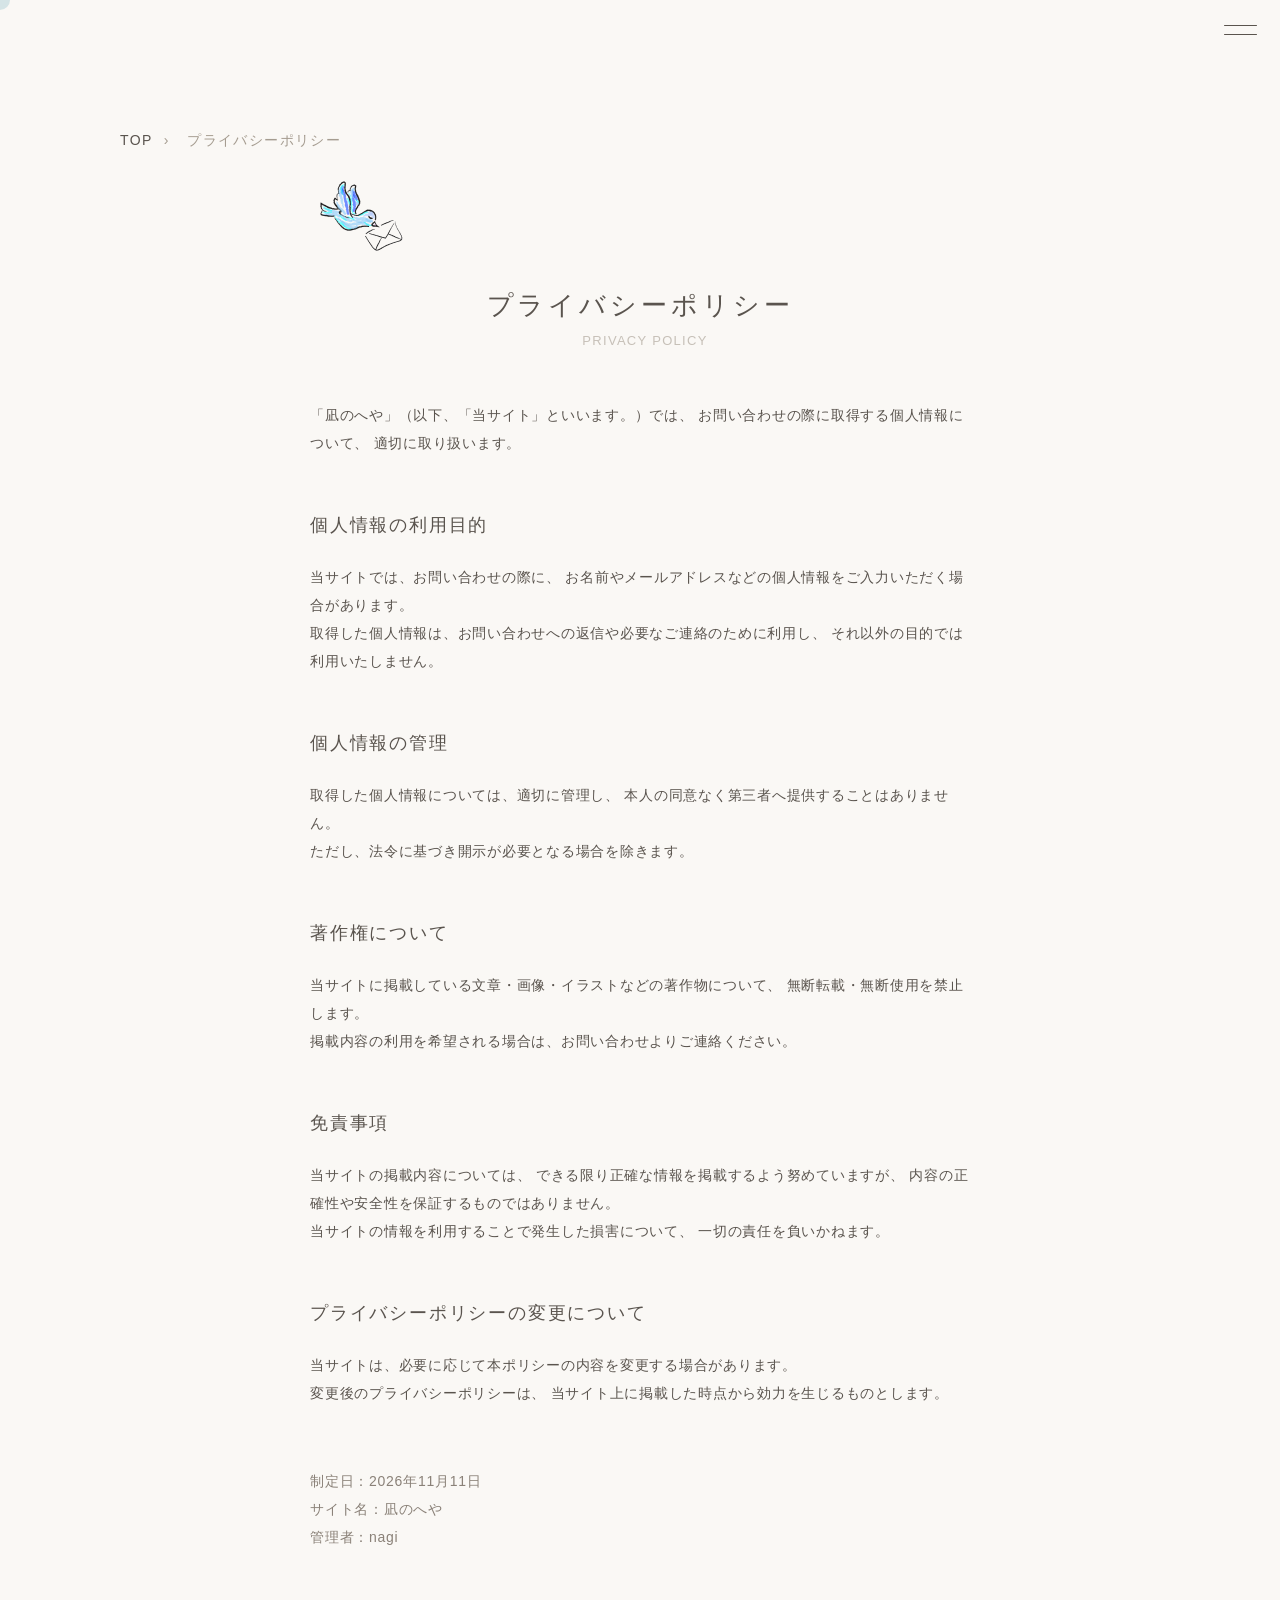
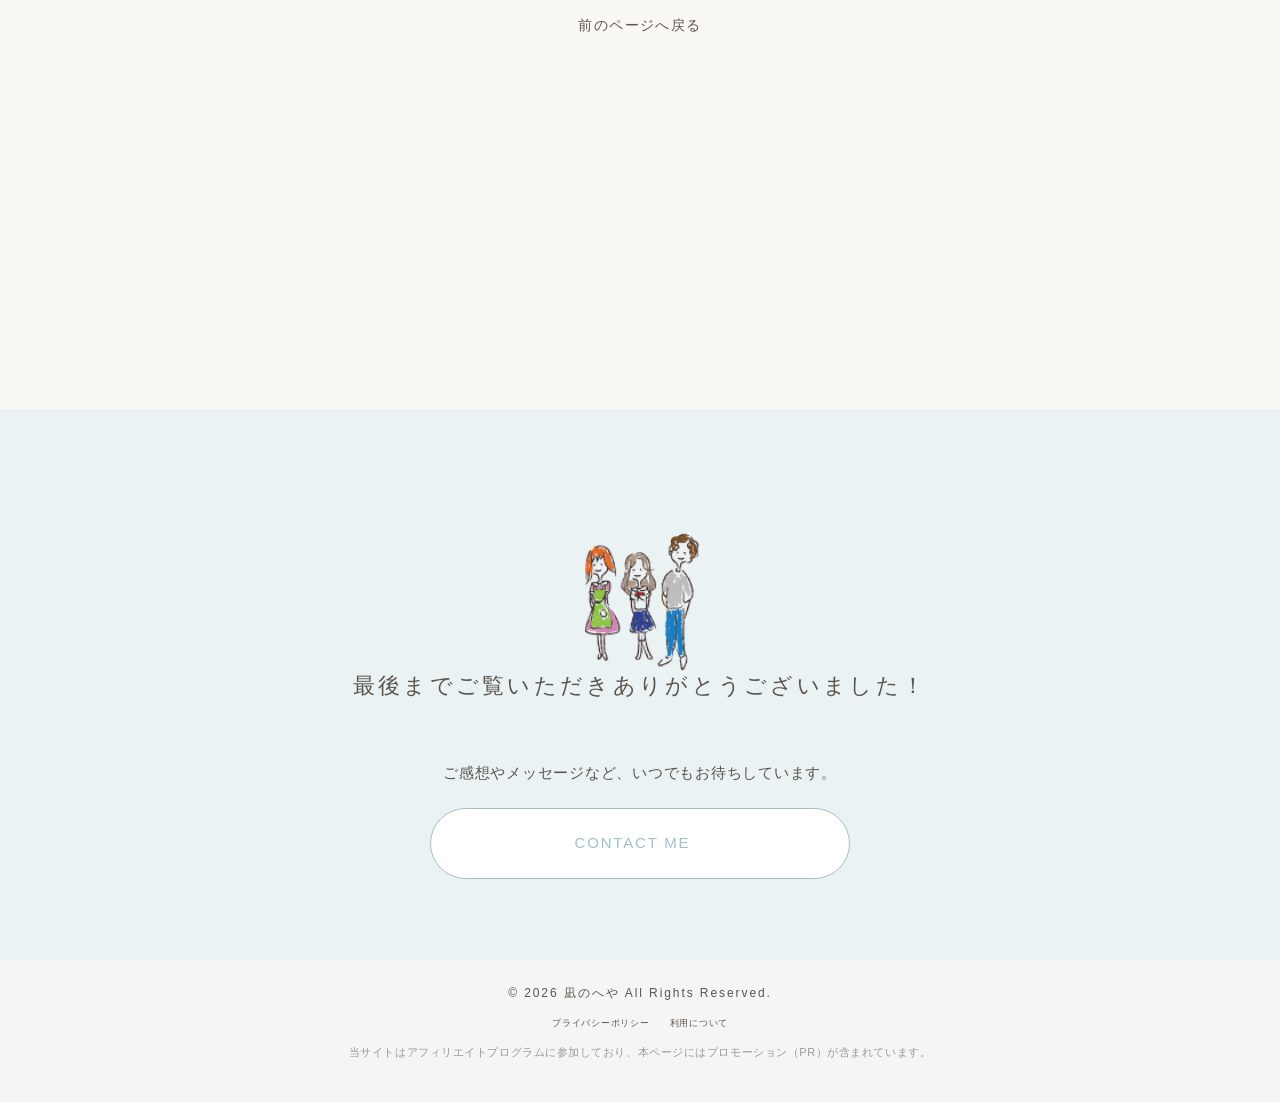
<file: privacy-policy.html>
<!DOCTYPE html>
<html lang="ja">

<head>
	<meta charset="UTF-8">
	<meta name="viewport" content="width=device-width, initial-scale=1.0">
	<title>プライバシーポリシー | 凪のへや</title>
	<meta name="description" content="凪のへやにおける個人情報の取り扱いについて記載しています。">
	<link rel="icon" href="images/illust/400_400/favicon_bird.png">
	<link rel="stylesheet" href="css/reset.css">
	<link rel="stylesheet" href="css/common.css">
	<link rel="stylesheet" href="css/top.css">
	<link rel="stylesheet" href="css/privacy-policy.css">

	<!-- Google tag (gtag.js) -->
	<script async src="https://www.googletagmanager.com/gtag/js?id=G-V63M2HN8Q7"></script>
	<script>
		window.dataLayer = window.dataLayer || [];
		function gtag() { dataLayer.push(arguments); }
		gtag('js', new Date());

		gtag('config', 'G-V63M2HN8Q7');
	</script>
</head>

<body>
	<div id="top"></div>
	<div class="cursor"></div>

	<div class="body-wrapper">

		<div id="header"></div>

		<main class="privacy-page">

			<!-- ① パンくず -->
			<nav class="breadcrumb">
				<a href="index.html">TOP</a>
				<span>›</span>
				<span>プライバシーポリシー</span>
			</nav>

			<div class="privacy__container">
				<div class="privacy__illust">
					<img src="images/illust/400_400/bird_letter.png" alt="青い鳥が手紙を運ぶイラスト">
				</div>

			</div>
			<section class="privacy">
				<div class="privacy__title">
					<h1>プライバシーポリシー<span class="section-sub">PRIVACY POLICY</span></h1>
				</div>

				<div class="privacy__content">

					<p>
						「凪のへや」（以下、「当サイト」といいます。）では、
						お問い合わせの際に取得する個人情報について、
						適切に取り扱います。
					</p>

					<h2>個人情報の利用目的</h2>
					<p>
						当サイトでは、お問い合わせの際に、
						お名前やメールアドレスなどの個人情報をご入力いただく場合があります。<br>
						取得した個人情報は、お問い合わせへの返信や必要なご連絡のために利用し、
						それ以外の目的では利用いたしません。
					</p>

					<h2>個人情報の管理</h2>
					<p>
						取得した個人情報については、適切に管理し、
						本人の同意なく第三者へ提供することはありません。<br>
						ただし、法令に基づき開示が必要となる場合を除きます。
					</p>

					<h2>著作権について</h2>
					<p>
						当サイトに掲載している文章・画像・イラストなどの著作物について、
						無断転載・無断使用を禁止します。<br>
						掲載内容の利用を希望される場合は、お問い合わせよりご連絡ください。
					</p>

					<h2>免責事項</h2>
					<p>
						当サイトの掲載内容については、
						できる限り正確な情報を掲載するよう努めていますが、
						内容の正確性や安全性を保証するものではありません。<br>
						当サイトの情報を利用することで発生した損害について、
						一切の責任を負いかねます。
					</p>

					<h2>プライバシーポリシーの変更について</h2>
					<p>
						当サイトは、必要に応じて本ポリシーの内容を変更する場合があります。<br>
						変更後のプライバシーポリシーは、
						当サイト上に掲載した時点から効力を生じるものとします。
					</p>

					<p class="privacy__date">
						制定日：2026年11月11日<br>
						サイト名：凪のへや<br>
						管理者：nagi
					</p>

					<a href="javascript:history.back()" class="back-btn">
						前のページへ戻る
					</a>

				</div>
			</section>
		</main>

		<div id="footer"></div>
	</div>

	<script src="js/main.js"></script>
</body>

</html>
</file>
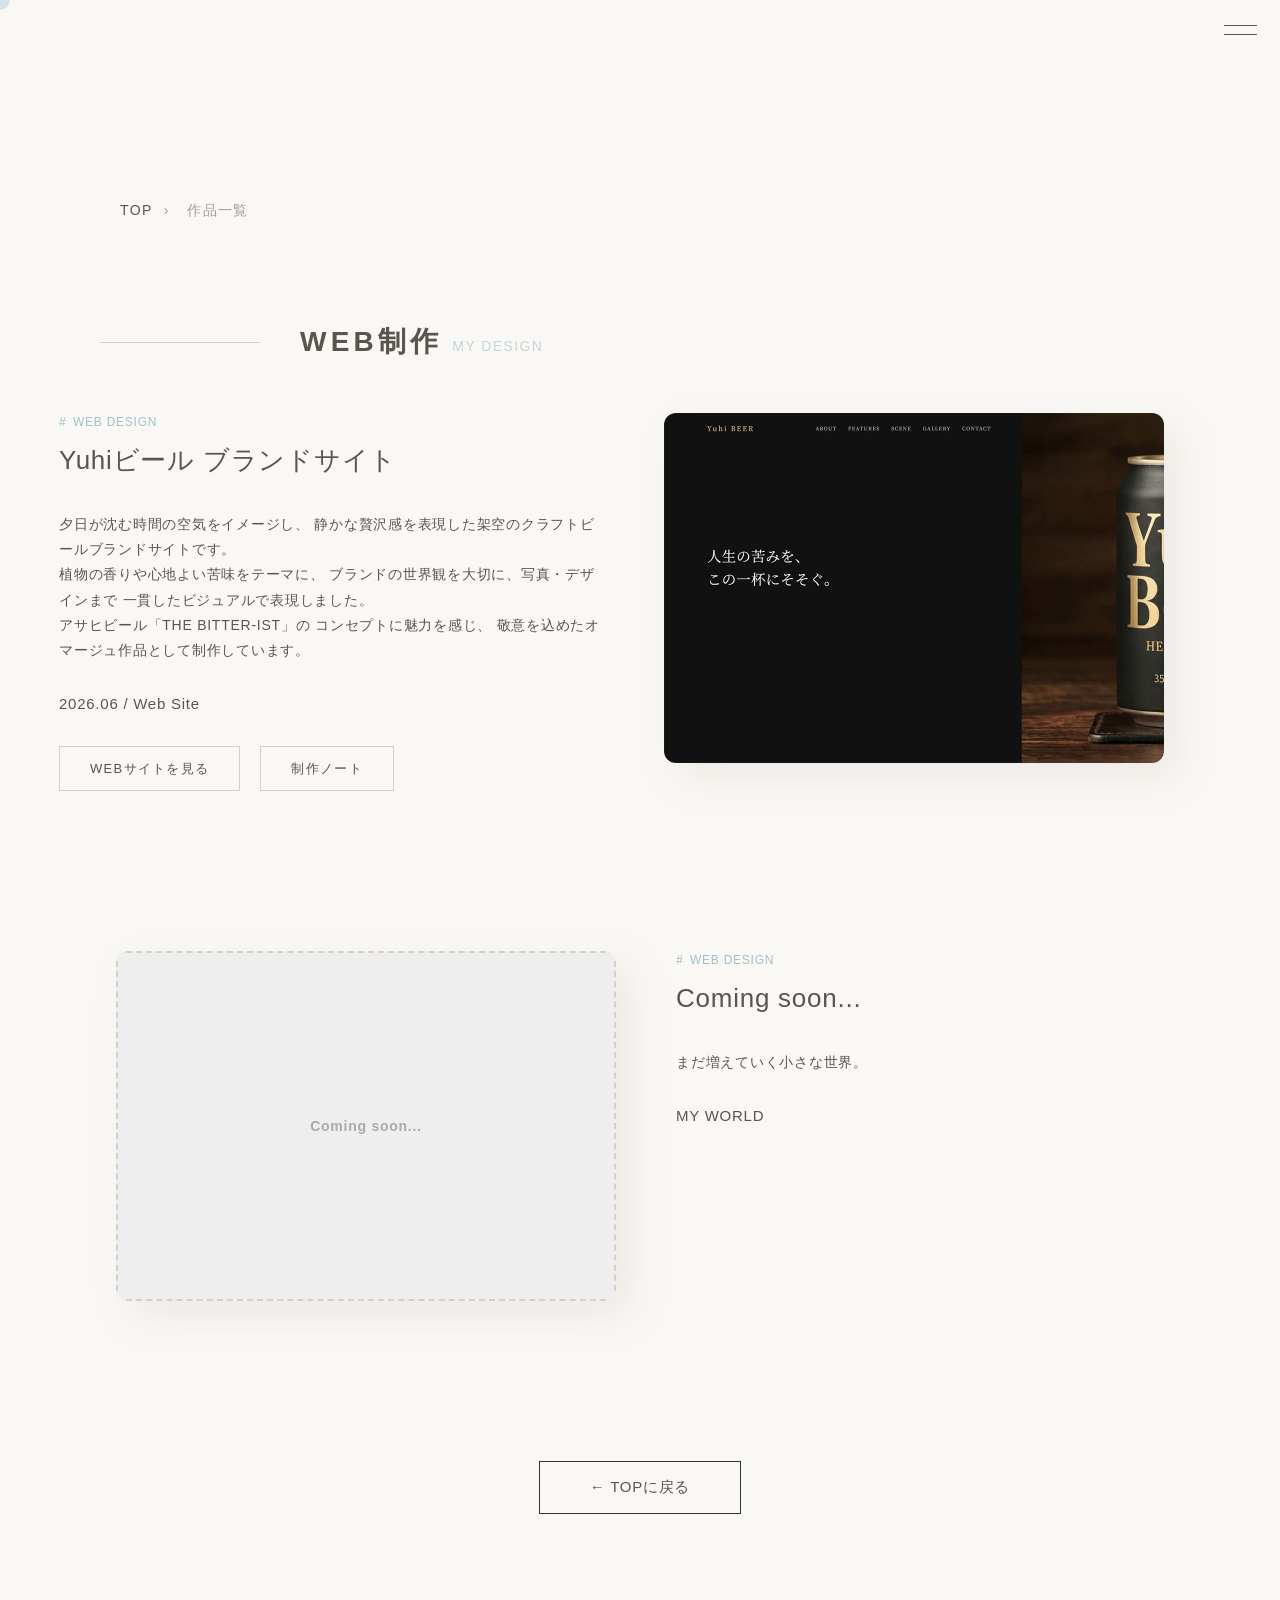
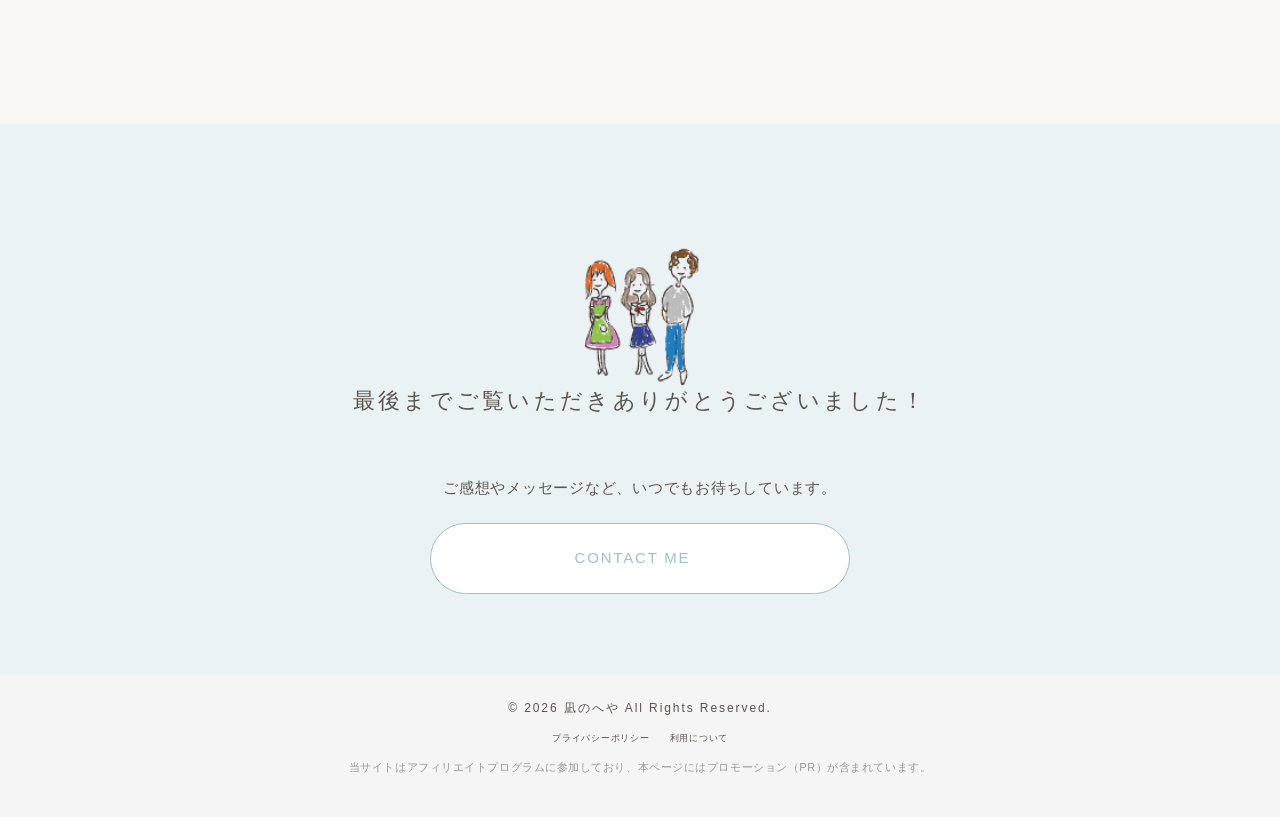
<file: works-list.html>
<!DOCTYPE html>
<html lang="ja">

<head>
	<meta charset="UTF-8">
	<meta name="viewport" content="width=device-width, initial-scale=1.0">
	<title>制作実績 | Webデザイン</title>
	<meta name="description" content="これまで制作したWebデザインや制作物をまとめています。">
	<link rel="icon" href="images/illust/400_400/favicon_bird.png">
	<link rel="stylesheet" href="css/reset.css">
	<link rel="stylesheet" href="css/common.css">
	<link rel="stylesheet" href="css/top.css">
	<link rel="stylesheet" href="css/works-list.css">

	<!-- Google tag (gtag.js) -->
	<script async src="https://www.googletagmanager.com/gtag/js?id=G-V63M2HN8Q7"></script>
	<script>
		window.dataLayer = window.dataLayer || [];
		function gtag() { dataLayer.push(arguments); }
		gtag('js', new Date());

		gtag('config', 'G-V63M2HN8Q7');
	</script>
</head>

<body>
	<div id="top"></div>
	<div class="cursor"></div>

	<div class="body-wrapper">

		<!-- ハンバーガーメニュー -->
		<div id="header"></div>

		<main class="works-list-page" style="padding-top: 100px;">

			<nav class="breadcrumb">
				<a href="index.html">TOP</a>
				<span>&rsaquo;</span>
				<span>作品一覧</span>
			</nav>

			<section class="works">
				<div class="works__title">
					<h2>WEB制作<span class="section-sub">MY DESIGN</span></h2>
				</div>

				<div class="works__wrapper">

					<div class="works-item reverse">
						<div class="works__hover-btn fadeUpTrigger">
							<div class="works-img">
								<a href="yuhi_beer/index.html" target="_blank">
									<img src="images/web_photo/work01_yuhi.jpg" alt="Yuhiビール ブランドサイト">
								</a>
							</div>
						</div>
						<div class="works__hover-btn">
							<div class="work-01__text">
								<div class="description-text">
									<div class="tag-text">WEB DESIGN</div>
									<h3>Yuhiビール ブランドサイト</h3>

									<p class="works__p">
										夕日が沈む時間の空気をイメージし、
										静かな贅沢感を表現した架空のクラフトビールブランドサイトです。<br>
										植物の香りや心地よい苦味をテーマに、
										ブランドの世界観を大切に、写真・デザインまで
										一貫したビジュアルで表現しました。<br>
										アサヒビール「THE BITTER-IST」の
										コンセプトに魅力を感じ、
										敬意を込めたオマージュ作品として制作しています。
									</p>

									<span>2026.06 / Web Site</span>
								</div>
								<div class="works-btn">
									<a href="yuhi_beer/index.html" target="_blank" class="works-btn__link works-btn__link--site">WEBサイトを見る</a>
									<a href="yuhi-note.html" class="works-btn__link works-btn__link--note">制作ノート</a>
								</div>
							</div>
						</div>
					</div>

					<a class="works-item" href="#">
						<div class="works__hover-btn fadeUpTrigger">
							<div class="works-img">
								<div class="dummy-box" style="height: 350px; background-color: #eee; display: flex; justify-content: center; align-items: center; color: #aaa;">
									Coming soon...
								</div>
							</div>
						</div>
						<div class="works__hover-btn">
							<div class="work-02__text">
								<div class="description-text">
									<div class="tag-text">WEB DESIGN</div>
									<h3>Coming soon...</h3>
									<p class="works__p">まだ増えていく小さな世界。</p>
									<span>MY WORLD</span>
								</div>
							</div>
						</div>
					</a>
				</div>

				<div class="works__more-btn-container">
					<a href="index.html" class="works__more-btn">&larr; TOPに戻る</a>
				</div>

			</section>
		</main>

		<div id="footer"></div>

	</div>
	<script src="js/main.js"></script>
</body>

</html>
</file>
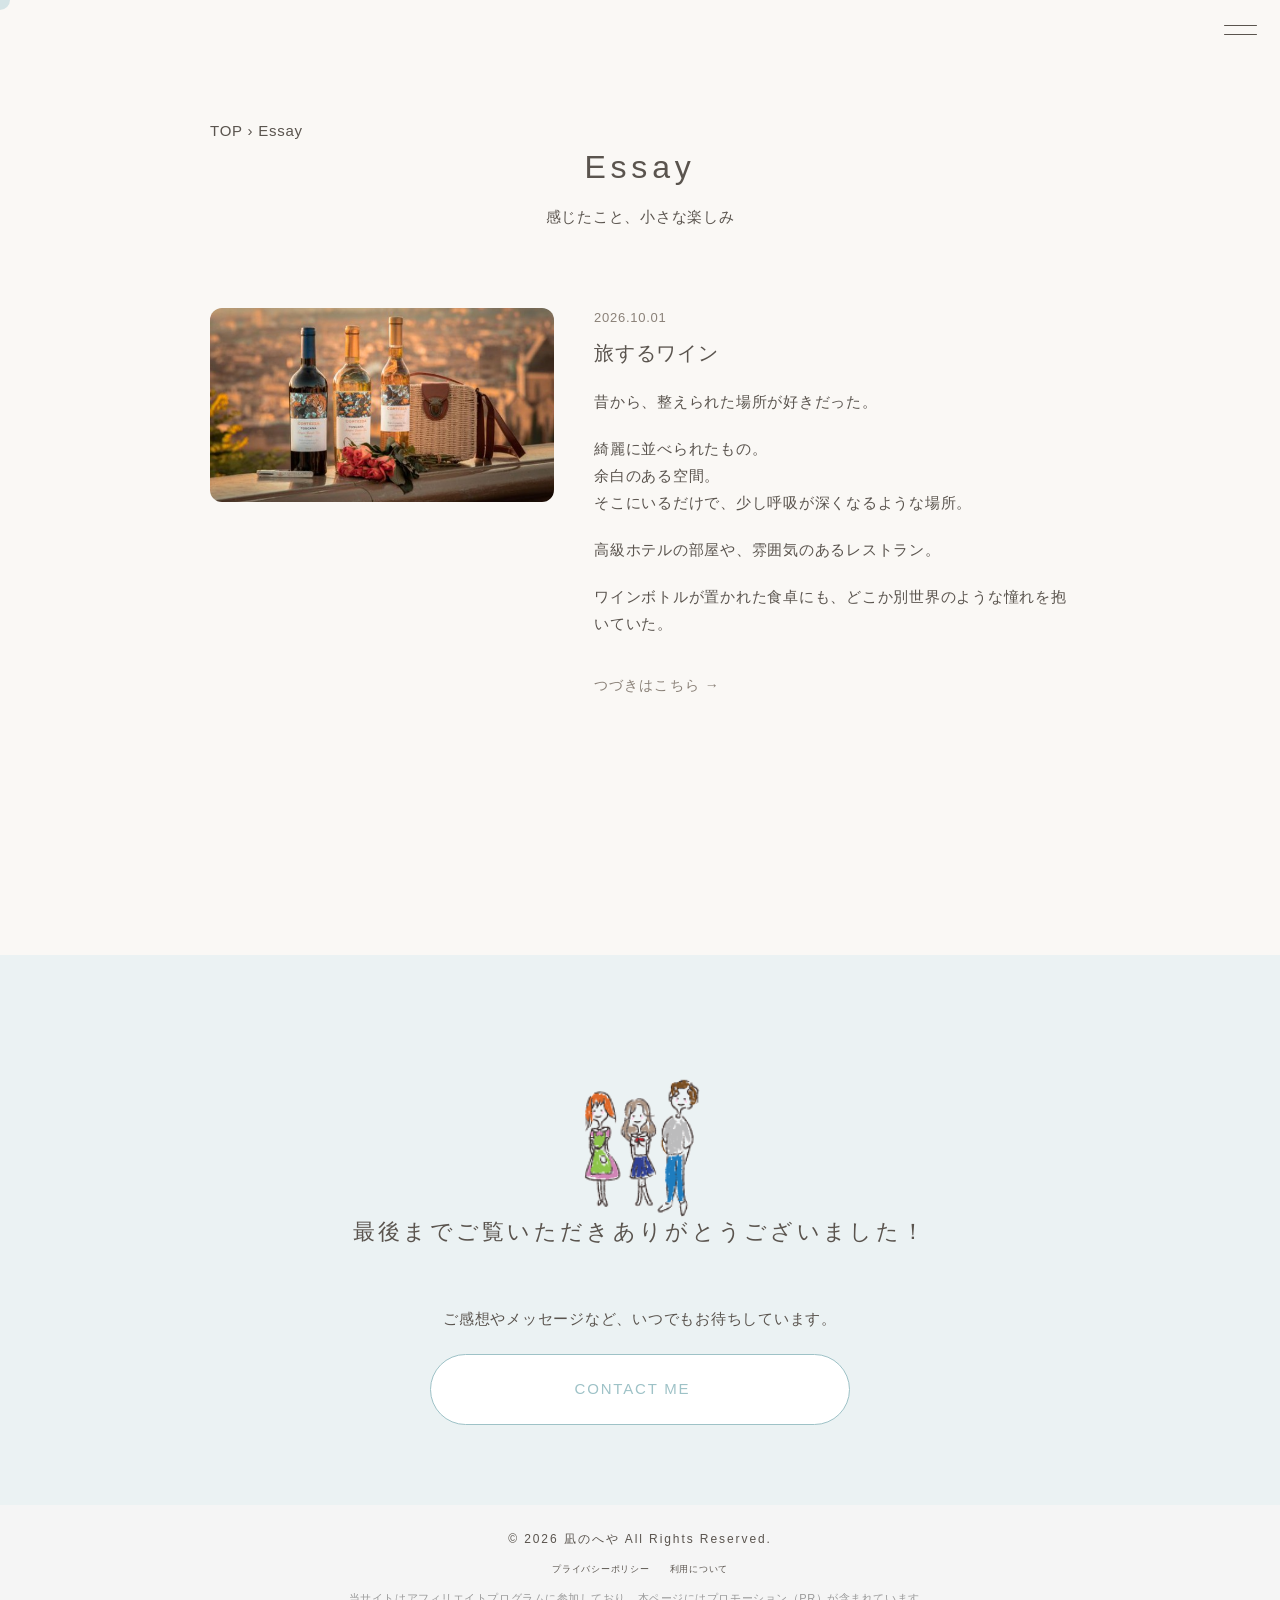
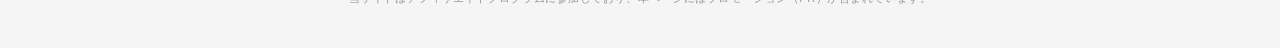
<file: essay/essay.html>
<!DOCTYPE html>
<html lang="ja">

<head>
	<meta charset="UTF-8">
	<meta name="viewport" content="width=device-width, initial-scale=1.0">
	<title>Essay | 記憶のページ</title>
	<meta name="description" content="心に残った出来事を、言葉として静かに残していく記録ページです。">
	<link rel="icon" href="../images/illust/400_400/favicon_bird.png">
	<link rel="stylesheet" href="../css/reset.css">
	<link rel="stylesheet" href="../css/common.css">
	<link rel="stylesheet" href="css/essay.css">

	<!-- Google tag (gtag.js) -->
	<script async src="https://www.googletagmanager.com/gtag/js?id=G-V63M2HN8Q7"></script>
	<script>
		window.dataLayer = window.dataLayer || [];
		function gtag() { dataLayer.push(arguments); }
		gtag('js', new Date());

		gtag('config', 'G-V63M2HN8Q7');
	</script>
</head>

<body>
	<div id="top"></div>
	<div class="cursor"></div>
	<div class="body-wrapper">

		<!-- 共通ヘッダー -->
		<div id="header"></div>

		<main class="essay-page">
			<nav class="essay-breadcrumb">
				<a href="../index.html">TOP</a>
				<span>›</span>
				<span>Essay</span>
			</nav>
			<!-- ② ページタイトル -->
			<section class="essay-hero">
				<h1 class="essay-title">Essay</h1>
				<p>感じたこと、小さな楽しみ</p>
			</section>

			<!-- ③ コンテンツ -->
			<div class="essay-container">
				<article class="essay-item" id="wine">
					<div class="essay-item__image">
						<img src="essay_images/essey_wine02.jpg" alt="イタリアワイン写真">
					</div>

					<div class="essay-item__text">
						<time class="essay-item__date" datetime="2026-10-01">2026.10.01</time>

						<h3 class="essay-item__title">旅するワイン</h3>

						<div class="essay-item__essay">
							<p>昔から、整えられた場所が好きだった。</p>

							<p>
								綺麗に並べられたもの。<br>
								余白のある空間。<br>
								そこにいるだけで、少し呼吸が深くなるような場所。
							</p>

							<p>高級ホテルの部屋や、雰囲気のあるレストラン。</p>

							<p>ワインボトルが置かれた食卓にも、どこか別世界のような憧れを抱いていた。</p>
						</div>

						<button class="essay-more-btn">つづきはこちら</button>

						<div class="essay-more">
							<p>グラスを傾け、香りを楽しみ、ゆっくりと食事をする。</p>

							<p>そんな時間を、自分の暮らしにも取り入れてみたくなった。</p>

							<p>そこで始めたのが、イタリアワインの通信講座。</p>

							<p>毎月届く赤と白のワイン。<br>
								そして、産地や品種について書かれたテキスト。</p>

							<p>箱を開けるたび、知らないイタリアの土地が少しずつ身近になっていく。</p>

							<p>最初の頃は、テキストを片手に一本一本をじっくり味わっていた。</p>

							<p>ワインは不思議なもので、抜栓した直後と翌日では、香りも味わいも違ってくる。<br>
								グラスの中で、ゆっくりと表情を変えていくのだ。</p>

							<p>古いものほど良いと思っていたけれど、そうでもない。<br>
								若いうちに楽しむものもあれば、時を重ねて魅力を増すものもある。<br>
								それぞれに、おいしく味わえる頃合いがあるらしい。</p>

							<p>そんなことを知りながら、この一年。<br>
								気がつけば、飲んだワインは100本近くになっていた。</p>

							<p>一本ずつ味わっていたつもりが、なかなかのペース。<br>
								イタリアの地図も、ずいぶん賑やかになった。</p>

							<p>お気に入りのグラスを並べ、ワインを選び、料理を少し丁寧に盛り付ける。</p>

							<p>それだけで、何でもない日の食卓が少しだけ華やぐ。</p>

							<p>かつて憧れていたワインのある風景。<br>
								今はそれを、自分の手で作る楽しみがある。</p>

							<p>日常の中に、小さな特別を置く。</p>

							<p>ワインは、遠いイタリアの土地を教えてくれただけではない。<br>
								自分の暮らしを楽しむ、もうひとつの扉を開いてくれた。</p>
							<div class="essay-ending-illustration">
								<img src="../images/illust/560_400/mama_wine.png" alt="ワインを楽しむイラスト">
							</div>
						</div>
					</div>

				</article>

			</div>
		</main>

		<div id="footer"></div>
	</div>
	<script src="../js/main.js"></script>
</body>

</html>
</file>
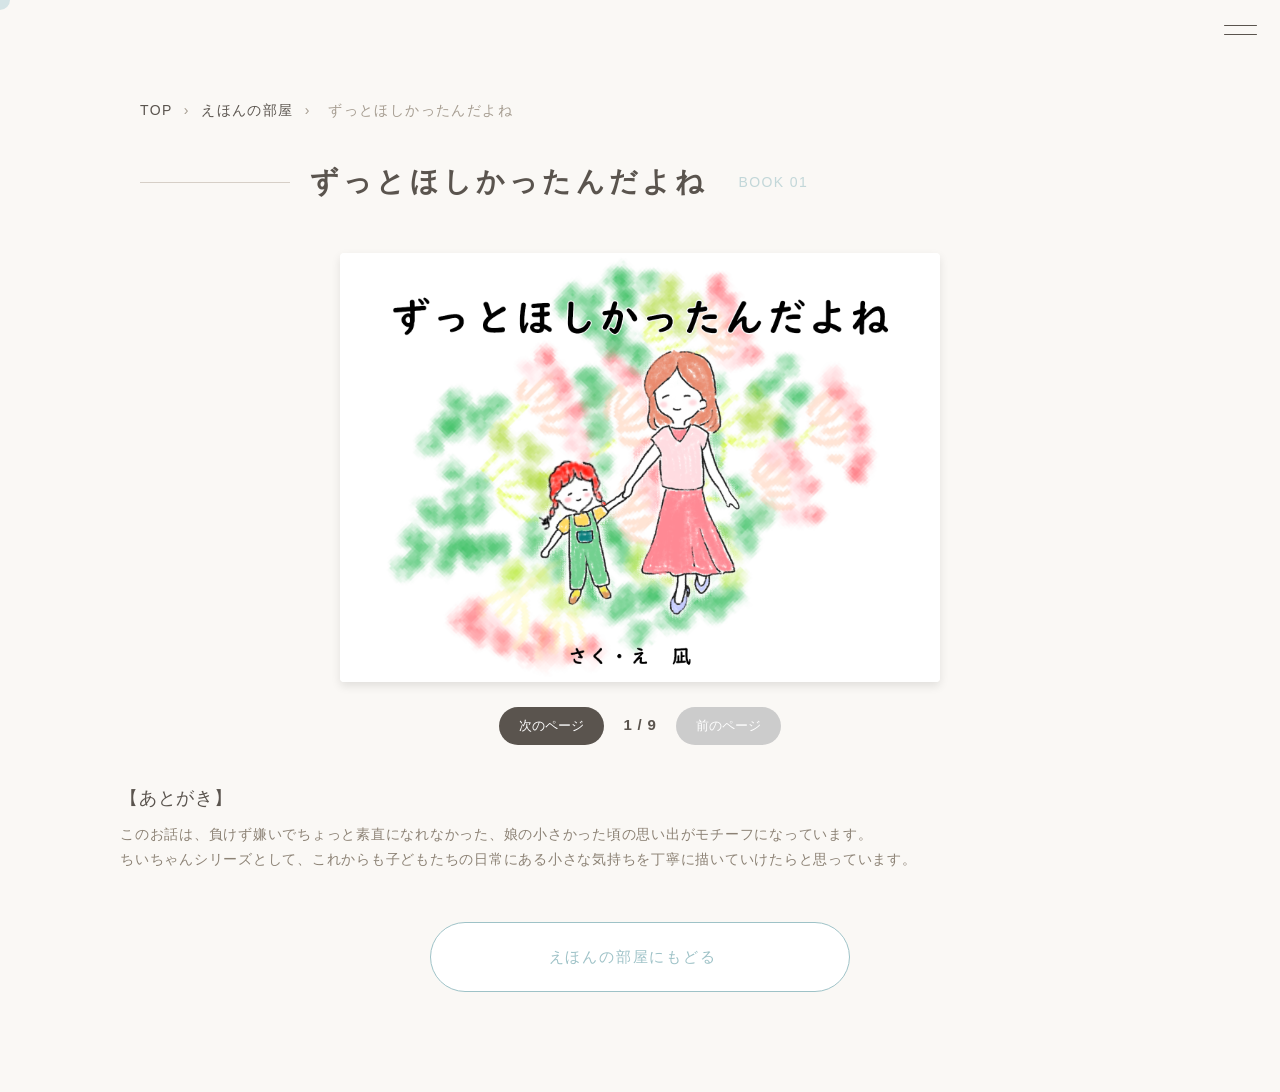
<file: picture_books/book01.html>
<!DOCTYPE html>
<html lang="ja">

<head>
	<meta charset="UTF-8">
	<meta name="viewport" content="width=device-width, initial-scale=1.0">
	<title>手作り絵本『ずっとほしかったんだよね』 | えほんの部屋</title>
	<meta name="description" content="凪が作った手作り絵本『ずっとほしかったんだよね』を読むページです。子どもの素直な気持ちや、心あたたまる小さな物語をお楽しみください。">
	<link rel="icon" href="../images/illust/400_400/favicon_bird.png">
	<!-- 共通CSSと絵本専用CSSの読み込み -->
	<link rel="stylesheet" href="../css/reset.css">
	<link rel="stylesheet" href="../css/common.css">
	<link rel="stylesheet" href="css/picture_books.css">
	<link rel="stylesheet" href="css/book01.css">

	<!-- Google tag (gtag.js) -->
	<script async src="https://www.googletagmanager.com/gtag/js?id=G-V63M2HN8Q7"></script>
	<script>
		window.dataLayer = window.dataLayer || [];
		function gtag() { dataLayer.push(arguments); }
		gtag('js', new Date());

		gtag('config', 'G-V63M2HN8Q7');
	</script>

</head>

<body>
	<!-- ふんわりカーソル用要素 -->
	<div class="cursor"></div>
	<div class="body-wrapper">

		<!-- 🔥 ここはTOPと完全同じ -->
		<div id="header"></div>
		<main class="book-detail-page">
			<div class="works__wrapper">
				<!-- パンくずリスト（一覧ページに戻れるようにする） -->
				<nav class="breadcrumb">
					<a href="../index.html">TOP</a>
					<span>›</span>
					<a href="index.html">えほんの部屋</a>
					<span>›</span>
					<span>ずっとほしかったんだよね</span>
				</nav>

				<!-- 絵本のタイトル -->
				<h2 class="works__title">
					ずっとほしかったんだよね
					<span class="section-sub">BOOK 01</span>
				</h2>

				<!-- 縦書き絵本用のクラス「vertical」を追加 -->
				<div class="book-viewer vertical">
					<div class="book-page-container">
						<!-- 画像部分 -->
						<div class="book-page">
							<!-- 【追加】これが表紙の画像 -->
							<img src="images/ehon1/web_ehon1-0.png" alt="絵本『ずっとほしかったんだよね』の表紙1ページ目" class="book-img active">
							<!-- もともとの1ページ目（中身の1ページ目）は active を外す -->
							<img src="images/ehon1/web_ehon1-1.png" alt="2ページ目" class="book-img">
							<img src="images/ehon1/web_ehon1-1.5.png" alt="3ページ目" class="book-img">
							<img src="images/ehon1/web_ehon1-2.png" alt="4ページ目" class="book-img">
							<img src="images/ehon1/web_ehon1-3.png" alt="5ページ目" class="book-img">
							<img src="images/ehon1/web_ehon1-4.png" alt="6ページ目" class="book-img">
							<img src="images/ehon1/web_ehon1-5.png" alt="7ページ目" class="book-img">
							<img src="images/ehon1/web_ehon1-6.png" alt="8ページ目" class="book-img">
							<img src="images/ehon1/web_ehon1-7.png" alt="9ページ目裏表紙" class="book-img">
						</div>
					</div>

					<!-- ボタンのHTMLは通常のままでOK -->
					<div class="book-controls">
						<button class="prev-btn" disabled>前のページ</button>
						<span class="page-count">1 / 9</span>
						<button class="next-btn">次のページ</button>
					</div>
				</div>

				<!-- 絵本の紹介文やあらすじエリア -->
				<div class="book-description-box">
					<h3 class="book-description-title">【あとがき】</h3>
					<p class="works__p">
						このお話は、負けず嫌いでちょっと素直になれなかった、娘の小さかった頃の思い出がモチーフになっています。<br>
						ちいちゃんシリーズとして、これからも子どもたちの日常にある小さな気持ちを丁寧に描いていけたらと思っています。
					</p>
				</div>

				<!-- 一覧に戻るボタン -->
				<div class="back-button-wrap">
					<a href="index.html" class="mail-btn" style="display: inline-block; text-decoration: none;">えほんの部屋にもどる</a>
				</div>
			</div>
		</main>
	</div>


	<!-- ページめくり用スクリプト（スワイプ対応版） -->
	<script>
		const images = document.querySelectorAll('.book-img');
		const prevBtn = document.querySelector('.prev-btn');
		const nextBtn = document.querySelector('.next-btn');
		const pageCount = document.querySelector('.page-count');
		const bookContainer = document.querySelector('.book-page-container');

		let currentIndex = 0;
		const totalPages = images.length;

		function updateViewer() {
			images.forEach((img, index) => {
				if (index === currentIndex) {
					img.classList.add('active');
				} else {
					img.classList.remove('active');
				}
			});

			pageCount.textContent = `${currentIndex + 1} / ${totalPages}`;
			prevBtn.disabled = (currentIndex === 0);
			nextBtn.disabled = (currentIndex === totalPages - 1);
		}

		// 「次のページ」へ進む処理
		function nextPage() {
			if (currentIndex < totalPages - 1) {
				currentIndex++;
				updateViewer();
			}
		}

		// 「前のページ」へ戻る処理
		function prevPage() {
			if (currentIndex > 0) {
				currentIndex--;
				updateViewer();
			}
		}

		// ボタンクリックのイベント
		nextBtn.addEventListener('click', nextPage);
		prevBtn.addEventListener('click', prevPage);

		// --- スマホなどのスワイプ（タッチ操作）対応 ---
		let touchStartX = 0;
		let touchEndX = 0;

		bookContainer.addEventListener('touchstart', (e) => {
			touchStartX = e.changedTouches[0].screenX;
		}, { passive: true });

		bookContainer.addEventListener('touchend', (e) => {
			touchEndX = e.changedTouches[0].screenX;
			handleSwipe();
		}, { passive: true });

		function handleSwipe() {
			const swipeThreshold = 50; // スワイプと判定する最低限の距離（ピクセル）
			const diff = touchStartX - touchEndX;

			if (Math.abs(diff) > swipeThreshold) {
				if (diff > 0) {
					// 左にスワイプ ＝ 次のページへ進む（縦書きの場合は逆の動きにしたい場合は調整可能）
					nextPage();
				} else {
					// 右にスワイプ ＝ 前のページへ戻る
					prevPage();
				}
			}
		}

		// 初期化の実行
		updateViewer();
	</script>
	<script src="../js/main.js"></script>

</body>

</html>
</file>
<file: css/common.css>
@charset "UTF-8";

:root {
	--container: 1080px;
	--gap: 24px;
	--radius: 12px;
}

html {
	font-size: 62.5%;
	width: 100%;
	scroll-snap-type: y proximity;
	scroll-padding-top: 120px;
	scroll-behavior: smooth;
}

*,
*::before,
*::after {
	box-sizing: border-box;
}

img {
	max-width: 100%;
	height: auto;
	display: block;
}

ul {
	list-style: none;
	padding: 0;
	margin: 0;
}

body {
	font-family: "YakuHanJP_Narrow", "Zen Kaku Gothic New", sans-serif;
	color: #5A544E;
	/* パステルに馴染む優しいブラウングレー */
	background-color: #FAF8F5;
	/* ほんのり温かみのあるアイボリーホワイト */
	font-size: 15px;
	letter-spacing: 0.05em;
	line-height: 1.5;
	margin: 0;
}

/* 通常のリンク部分のみ元のカーソルを消すように限定 */
.sp-nav a,
.breadcrumb a,
.mail-btn {
	cursor: none;
}

a {
	text-decoration: none;
	color: inherit;
}

.sp-nav a {
	cursor: pointer;
}

/* パンくず */
.breadcrumb {
	font-size: 14px;
	letter-spacing: 0.1em;
	margin: 100px auto 15px;
	max-width: 1080px;
	padding: 0 20px;
	color: #A59C90;
}

.breadcrumb a {
	color: #5A544E;
	text-decoration: none;
	transition: opacity 0.3s;
}

.breadcrumb a:hover {
	opacity: 0.6;
}

.breadcrumb span {
	margin: 0 6px;
}

/* ⚠️重複していた旧 .sub-nav の記述は削除し、後半のアコーディオンブロックへ統合しました */

/* --- 水色フワフワマウスカーソル --- */
@media screen and (min-width: 900px) {

	html,
	body {
		cursor: none;
	}

	.cursor {
		position: fixed;
		top: -10px;
		left: -10px;
		width: 20px;
		height: 20px;
		border-radius: 50%;
		background: #D5E4E6;
		/* 淡いパステルブルー */
		z-index: 9999;
		transition: width 0.5s, height 0.5s, top 0.5s, left 0.5s;
		transform: translate(0, 0);
		pointer-events: none;
		display: block;
	}

	.cursor.active,
	.cursor.cursor--hover {
		top: -40px;
		left: -40px;
		width: 80px;
		height: 80px;
		background: rgba(186, 216, 221, 0.5);
		/* さらに優しいパステル水色の透明感 */
	}
}

/* --- ヘッダー --- */
.header {
	width: 100%;
	height: 80px;
	position: fixed;
	top: 0;
	z-index: 99;
}

#sp-hamburger {
	background-color: transparent;
	position: absolute;
	top: 1vw;
	right: 1vw;
	height: 2.604vw;
	width: 4.166vw;
	z-index: 100;
	transition: all 0.6s ease;
}

#sp-hamburger .icon span {
	position: absolute;
	left: 0.781vw;
	width: 2.6vw;
	height: 1px;
	background-color: #5A544E;
	border-radius: 0.416vw;
	transition: ease 0.75s;
}

#sp-hamburger .icon span:nth-of-type(1) {
	top: 0.937vw;
}

#sp-hamburger .icon span:nth-of-type(2) {
	display: none;
}

#sp-hamburger .icon span:nth-of-type(3) {
	bottom: 0.833vw;
}

#sp-hamburger.active .icon span:nth-of-type(1) {
	top: 1.458vw;
	transform: rotate(30deg);
	background-color: #BAD8DD;
}

#sp-hamburger.active .icon span:nth-of-type(3) {
	top: 1.458vw;
	transform: rotate(-30deg);
	background-color: #BAD8DD;
}


/* --- 📱 スマホ用ナビゲーションメニューの調整エリア --- */
.sp-nav {
	display: none;
	z-index: 99;
	position: absolute;
	top: 0;
	right: 0;
	width: 13.5vw;
	background: #FAF8F5;
	box-shadow: -0.26vw 0.26vw 2.083vw 0px #EBE7E0;
	border-radius: 0 0 0 1.562vw;
	text-align: center;

	/* 💡【PC用】アコーディオンが開いて縦に長くなっても切れないようにする */
	height: auto;
	max-height: 90vh;
	/* 画面からはみ出る場合はスクロールさせる */
	overflow-y: auto;
}

.sp-nav.active {
	display: block;
}

.sp-nav ul {
	display: flex;
	flex-direction: column;
	justify-content: center;
	align-items: center;
	height: auto;
	min-height: 50svh;
	padding: 6vw 2vw;
	gap: 1.5vw;
}

/* 第1階層の項目（トップ、実績、私について等）にのみスタイルを限定 */
.sp-nav>ul>li {
	padding: 0.5vw 0;
	position: relative;
	width: 100%;
	letter-spacing: 0.15em;
	font-size: 14px;
	font-weight: 500;
}

.sp-nav a {
	color: #5A544E;
	transition: all 0.4s;
	display: block;
	width: 100%;
}

.sp-nav a:hover {
	color: #9EC2C7;
}

.sp-nav li span {
	color: #9EC2C7;
	font-size: 10px;
	font-family: "Albert Sans", sans-serif;
	letter-spacing: 0.1em;
	font-weight: 400;
	display: block;
	margin-top: 2px;
}

@media screen and (max-width: 959px) {
	#sp-hamburger {
		right: 2.666vw;
		top: 1.333vw;
		height: 16vw;
		width: 16vw;
	}

	.sp-nav {
		width: 100%;
		background: #FAF8F5;
		box-shadow: none;
		border-radius: 0;

		/* 💡アコーディオンを開いて画面からはみ出しても、縦スクロールできるようにする */
		position: fixed;
		/* absoluteからfixedに変えるとよりスクロールが安定します */
		top: 0;
		left: 0;
		height: 100vh;
		overflow-y: auto;
		-webkit-overflow-scrolling: touch;
		/* スマホでのスクロールを滑らかにする */

	}

	.sp-nav ul {
		height: auto;
		/* 💡高さを固定せず、中身に合わせて伸びるようにする */
		min-height: 100%;
		/* 最低でも画面いっぱいの背景は維持する */
		padding: 120px 40px 60px;
		gap: 0;
		justify-content: flex-start;
	}

	/* スマホの大きな親メニューのみに余白と点線を適用 */
	.sp-nav>ul>li {
		padding: 16px 0;
		font-size: 16px;
		border-bottom: 1px dashed #EBE7E0;
	}

	/* 最後のお問い合わせだけ線なし */
	.sp-nav>ul>li:last-child {
		border-bottom: none;
	}

	#sp-hamburger .icon span {
		left: 4vw;
		width: 8vw;
		border-radius: 2.133vw;
	}

	#sp-hamburger .icon span:nth-of-type(1) {
		top: 6.666vw;
	}

	#sp-hamburger .icon span:nth-of-type(3) {
		bottom: 6.666vw;
	}

	#sp-hamburger.active .icon span:nth-of-type(1) {
		top: 7.466vw;
	}

	#sp-hamburger.active .icon span:nth-of-type(3) {
		top: 7.466vw;
	}

	.sp-nav li span {
		font-size: 11px;
		position: static;
		transform: none;
		margin-top: 4px;
	}
}

/* --- フッター & お問い合わせ --- */
footer {
	position: relative;
	z-index: 2;
	margin-top: 120px;

	background-color: #f5f5f5;
	text-align: center;
}

.footer__contact {
	text-align: center;
	background-color: #EBF2F3;
	width: 100%;
	height: auto;
	padding: 260px 0 80px 0;
}

.footer__nav a {
	color: inherit;
	text-decoration: none;
	font-size: 0.85rem;
}

.footer__nav {
	display: flex;
	flex-direction: row;
	gap: 20px;
}



.contact__content-wrapper {
	max-width: 1080px;
	margin: 0 auto;
	position: relative;
}

.contact-illust {
	position: absolute;
	top: -150px;
	left: 50%;
	transform: translateX(-50%);
	width: 160px;
}

.contact-illust img {
	width: 100%;
	height: auto;
	display: block;
}

.contact__thanks-message {
	font-size: 22px;
	font-weight: 500;
	letter-spacing: 0.15em;
	margin-bottom: 60px;
	color: #5A544E;
}

.contact__mail span {
	display: block;
	margin-bottom: 24px;
}

.mail-btn {
	display: flex;
	justify-content: center;
	align-items: center;
	width: 420px;
	margin: 0 auto;
	padding: 23px 95px 23px 80px;
	border: 1px solid #9EC2C7;
	border-radius: 40px;
	background-color: #fff;
	color: #9EC2C7;
	font-size: 15px;
	font-family: "Albert Sans", sans-serif;
	letter-spacing: 0.12em;
	position: relative;
	transition: all 0.3s;
}

.mail-btn:hover {
	background-color: #9EC2C7;
	color: #fff;
}

.footer__content-wrapper {
	max-width: 1120px;
	margin: 0 auto;
	display: flex;
	flex-direction: column;
	align-items: center;
	gap: 15px;
	padding: 25px 20px;
}

small {
	font-weight: 500;
	letter-spacing: 0.16em;
	font-size: 12px;
}

/* フッターのPR表記 */
.footer__pr-notice {
	font-size: 11px;
	color: #999999;
	text-align: center;
	margin-bottom: 15px;
	/* コピーライトとの間隔 */
	letter-spacing: 0.05em;
	line-height: 1.6;
}

/* --- ページトップに戻るボタン --- */
#page-top {
	position: fixed;
	right: 70px;
	bottom: 180px;
	z-index: 999;
	opacity: 0;
	transform: translateY(100px);
	transition: all 0.5s ease;
}

#page-top.visible {
	opacity: 1;
	transform: translateY(0);
}

#page-top a img {
	width: 70px;
	height: 70px;
}

.bird-icon {
	width: 60px;
	height: auto;
	margin-bottom: 5px;
}

.pagetop-link {
	display: flex;
	flex-direction: column;
	align-items: center;
	text-decoration: none;
	color: #5A544E;
	font-size: 14px;
	font-weight: bold;
}

.pagetop-link:hover {
	opacity: 0.8;
}


@media screen and (max-width:767px) {
	#page-top a img {
		width: 40px;
		height: 40px;
	}

	#page-top {
		right: 10px;
		bottom: 70px;
	}


	/* ここに追加 */
	.footer__contact {
		padding: 200px 20px 80px;
	}



	.contact__thanks-message {
		font-size: 16px;
		margin-bottom: 30px;
	}

	.mail-btn {
		width: 100%;
		max-width: 300px;
		font-size: 14px;
	}
}

/* --- 趣味スライダー画像用 --- */
.hobby-img {
	width: 100%;
	height: 200px;
	object-fit: cover;
	border-radius: 12px;
}

/* --- アニメーション --- */
.fadeUpTrigger {
	opacity: 0;
	transform: translateY(20px);
	transition: opacity 1s ease, transform 1s ease;
}

.fadeUpTrigger.visible {
	opacity: 1;
	transform: translateY(0);
}

/* ==========================================================================
   ナビゲーションの実績アコーディオン開閉（完全解決・最適化版）
   ========================================================================== */

/* 1. 初期状態：完全に高さをゼロにして、余白や文字による浮きを消し去る */
.sp-nav ul li .sub-nav {
	display: block;
	/* flexなどの影響を受けないようブロック化 */
	height: 0;
	/* 💡autoではなく、明確に「0」を指定 */
	max-height: 0;
	min-height: 0;
	/* 💡古い100vhなどの指定を「0」で上書き */
	overflow: hidden;
	opacity: 0;
	padding: 0;
	margin: 0;
	border: none;
	box-shadow: none;
	transform: none;
	position: static;
	width: 100%;
	background-color: #F1ECE4;
	border-radius: 4px;

	/* 滑らかに閉じるための transition */
	transition: max-height 0.4s ease, opacity 0.4s ease, padding 0.4s ease, margin 0.4s ease;
}

/* 閉じている時は、中のリンクやリストの文字サイズ・余白も連動して完全にゼロにする */



/* 2. 開いた状態：クラス「open」がついたら、高さを戻して中身を展開する */
.sp-nav ul li .sub-nav.open {
	height: auto;
	/* 開いた時は中身に合わせる */
	max-height: 500px;
	/* アニメーション用の上限高さ */
	opacity: 1;
	padding: 8px 0;
	/* 開いた時だけ上下に少し余白を作る */
	margin-top: 10px;
	/* 「実績」の文字との隙間 */
}

/* 開いた時だけ、中のリンクの文字サイズや余白を正しく出現させる */
.sp-nav ul li .sub-nav.open li a {
	padding: 10px 24px;
	/* 開いた時の綺麗なクリックエリア */
	font-size: 14px;
	/* 文字サイズを戻す */
	line-height: 1.5;
	color: #5A544E;
	cursor: pointer;
}

/* サブメニュー内の個別liのスタイルリセット（開いた時） */
.sp-nav ul li .sub-nav.open li {
	width: 100%;
	border: none;
}

/* Coming soon項目 */
.sp-nav ul li .sub-nav li.coming-soon a {
	cursor: default;
	opacity: 0.6;
}

.sp-nav ul li .sub-nav li.coming-soon a:hover {
	background-color: transparent;
	color: #5A544E;
}

@media (max-width: 959px) {
	footer {
		font-size: 12px;
	}

	footer small {
		font-size: 11px;
	}

	.footer__content-wrapper {
		flex-direction: column;
		gap: 15px;
		text-align: center;
	}

	.footer__nav {
		flex-direction: column;
		gap: 10px;
	}

}
</file>
<file: css/top.css>
@charset "UTF-8";

/* =========================
   基本
========================= */
body {
	position: relative;
}

/* =========================
   ダミーBOX
========================= */
.dummy-box {
	background-color: #F1ECE4;
	color: #8A8178;
	border: 2px dashed #D6CFC7;
	display: flex;
	align-items: center;
	justify-content: center;
	text-align: center;
	padding: 10px;
	font-family: sans-serif;
	font-size: 14px;
	font-weight: bold;
	box-sizing: border-box;
	width: 100%;
}

/* =========================
   HERO
========================= */
.top-wrapper {
	position: relative;
	height: 100vh;
	max-width: 85.937vw;
	margin: 0 auto;
	overflow: hidden;
	display: flex;
	justify-content: center;
	align-items: center;
}

.top__MV img {
	height: 80vh;
	width: 35vw;
	object-fit: contain;
	border-radius: 16px;
	opacity: 0;
	filter: blur(10px);
	transition: 2s;
}

.top__MV img.visible {
	opacity: 1;
	filter: blur(0);
}

/* =========================
   ナビ
========================= */
.header-top {
	position: absolute;
	top: 75px;
	left: 73%;
	z-index: 999;
}

.top__header-nav01 ul {
	display: flex;
	flex-direction: row-reverse;
	font-size: 14px;
	letter-spacing: 0.3em;
}

.top__header-nav01 ul li {
	writing-mode: vertical-rl;
	padding: 0 0.937vw;
	transition: 0.4s;
}

.top__header-nav01 ul li:hover {
	transform: translateY(-4px);
	color: #9EC2C7;
}

/* =========================
   ロゴ
========================= */
.top__logo-text {
	position: absolute;
	top: 0;
	left: 23%;
	transform: translateX(-50%);
	display: flex;
	flex-direction: column;
	justify-content: center;
	height: 100%;
	z-index: 2;
}

.main-logo-title {
	font-size: 2.8vw;
	font-weight: 500;
}

.main-logo-title__sub {
	display: block;
	font-size: 1.2vw;
	font-weight: 600;
	color: #9EC2C7;
	letter-spacing: 0.15em;
	margin-top: 6px;
	opacity: 0.8;
}

.logo-sub-text {
	margin-top: 80px;
}

/* =========================
   スクロール
========================= */
.scroll-illust {
	position: absolute;
	right: 60px;
	bottom: 10px;
	text-align: center;
}

.scroll-illust a {
	text-decoration: none;
	color: #5A544E;
	font-size: 12px;
	font-weight: bold;
}

.scroll-illust img {
	width: 120px;
	animation: catBounce 2s infinite ease-in-out;
}

/* =========================
   タイトル
========================= */
.works__title,
.about__title,
.hobby__title {
	font-size: 28px;
	font-weight: 600;
	letter-spacing: 0.15em;
	margin: 100px auto 50px;
	padding-left: 300px;
	display: flex;
	align-items: baseline;
	gap: 20px;
	position: relative;
}

.section-sub {
	font-size: 14px;
	font-family: "Albert Sans", sans-serif;
	color: #9EC2C7;
	letter-spacing: 0.1em;
	font-weight: 400;
	opacity: 0.6;
	margin-left: 10px;
}

.works__title::before,
.about__title::before,
.hobby__title::before {
	content: "";
	position: absolute;
	top: 50%;
	left: 100px;
	width: 160px;
	height: 1px;
	background: #D6CFC7;
}

/* =========================
   WORKS
========================= */
.works {
	padding-bottom: 50px;
}

.works__wrapper {
	max-width: 1088px;
	margin: 0 auto;
	padding: 0 20px;
}

.works-item {
	display: flex;
	align-items: center;
	gap: 60px;
	margin-bottom: 160px;
}

.works-item.reverse {
	flex-direction: row-reverse;
}

.works-img {
	width: 500px;
	max-width: 100%;
	flex-shrink: 0;
	border-radius: 12px;
	overflow: hidden;
	box-shadow: 15px 15px 40px rgba(165, 156, 144, 0.15);
}

.works-img img {
	width: 100%;
	height: 350px;
	object-fit: cover;
	transition: transform 0.5s ease;
}

.works-item:hover .works-img img {
	transform: scale(1.05);
}

.work-01__text,
.work-02__text {
	width: 545px;
}

.description-text h3 {
	position: relative;
	font-size: 26px;
	font-weight: 500;
	padding: 10px 0 32px;
}

.description-text h3::after {
	content: "";
	position: absolute;
	bottom: 24px;
	left: 0;
	width: 100%;
	height: 1px;
	background: #5A544E;
	opacity: 0;
	transition: 0.4s;
}

.description-text>span {
	display: block;
	margin-top: 30px;
	margin-bottom: 30px;
}

.works-item:hover .description-text h3::after {
	opacity: 1;
}

.tag-text {
	color: #9EC2C7;
	font-size: 12px;
	padding-left: 14px;
	position: relative;
}

.tag-text::before {
	content: "#";
	position: absolute;
	left: 0;
}

.works__p {
	font-size: 14px;
	line-height: 1.8em;
}

/* =========================
   ABOUT
========================= */
.about__profile {
	max-width: 1000px;
	margin: 0 auto;
	display: flex;
	justify-content: center;
	align-items: flex-start;
	gap: 100px;
}

.about__profile-text {
	width: 420px;
	flex-shrink: 0;
}

.about {
	margin-top: 40px;
	margin-bottom: 60px;
}

/* =========================
   HOBBY
========================= */
.hobby {
	margin-top: 140px;
}

.slider-container {
	overflow: hidden;
	width: 100%;
}

.slider-track {
	display: flex;
	gap: 40px;
	width: max-content;
	animation: scrollLoop 35s linear infinite;
}

.slide-item {
	width: 280px;
	flex-shrink: 0;
	position: relative;
}

.hobby-img {
	width: 100%;
	height: 200px;
	object-fit: contain;
	border-radius: 12px;
	background: #F1ECE4;
}

.hobby-text {
	position: absolute;
	bottom: 15px;
	left: 50%;
	transform: translate(-50%, 10px);
	background: rgba(241, 236, 228, 0.85);
	border: 1px solid #D6CFC7;
	padding: 6px 16px;
	border-radius: 20px;
	font-size: 13px;
	opacity: 0;
	transition: 0.4s;
}

.slide-item:hover .hobby-text {
	opacity: 1;
	transform: translate(-50%, 0);
}

/* =========================
   額縁デザイン（WORKS & ABOUT）
========================= */
.works-item[href="gallery.html"] .works-img {
	position: relative;
	border: 16px solid #8B5A2B;
	border-image: linear-gradient(135deg, #a46d38, #633f1c, #432910) 16;
	box-shadow: 0 10px 25px rgba(0, 0, 0, 0.25);
	background: #fff;
}

.works-item[href="gallery.html"] .works-img::after {
	content: "";
	position: absolute;
	inset: 12px;
	border: 1px solid rgba(0, 0, 0, 0.1);
	box-shadow: inset 0 0 10px rgba(0, 0, 0, 0.35);
	pointer-events: none;
}

.works-item[href="gallery.html"] .works-img img {
	padding: 12px;
	box-sizing: border-box;
}

.profile-image {
	position: relative;
	border: 12px solid #e2dacd;
	border-image: linear-gradient(135deg, #f4eee1, #ded6c8, #bfae95) 12;
	box-shadow: 0 8px 20px rgba(0, 0, 0, 0.15);
	width: 380px;
	flex-shrink: 0;
}

.profile-image::after {
	content: "";
	position: absolute;
	inset: 8px;
	border: 1px solid rgba(0, 0, 0, 0.08);
	box-shadow: inset 0 0 8px rgba(0, 0, 0, 0.25);
	pointer-events: none;
}

.profile-image-pic {
	display: block;
	width: 100%;
	padding: 8px;
	box-sizing: border-box;
}

/* =========================
   アニメーション
========================= */
@keyframes scrollLoop {
	0% {
		transform: translateX(0);
	}

	100% {
		transform: translateX(-50%);
	}
}

@keyframes catBounce {

	0%,
	100% {
		transform: translateY(0);
	}

	50% {
		transform: translateY(10px);
	}
}

/* =========================
   トップ紹介文
========================= */
.top-intro {
	width: 600px;
	margin: 120px 0 140px;
	margin-left: 20%;
	line-height: 2.2;
}

/* =========================
   レスポンシブ
========================= */
@media (max-width: 1200px) {

	.works-item,
	.works-item.reverse {
		flex-direction: column-reverse;
		gap: 30px;
	}

	.works-img {
		width: 100%;
		max-width: 500px;
	}

	.work-01__text,
	.work-02__text {
		width: 100%;
		max-width: 545px;
	}
}

@media (max-width: 959px) {
	.top-wrapper {
		max-width: 100%;
		height: auto;
		min-height: 100vh;
		padding: 100px 20px 40px;
		flex-direction: column;
	}

	.top__MV img {
		width: 80%;
		height: auto;
		margin: 0 auto;
	}

	.top__logo-text {
		position: static;
		transform: none;
		height: auto;
		text-align: center;
		margin-bottom: 30px;
	}

	.main-logo-title {
		font-size: 36px;
	}

	.main-logo-title__sub {
		font-size: 14px;
	}

	.header-top {
		display: none;
	}

	.works__title,
	.hobby__title {
		padding-left: 0;
		margin: 180px 20px 40px;
		font-size: 24px;
		justify-content: center;
		text-align: center;
	}

	.about__title {
		padding-left: 0;
		margin: 40px 20px 40px;
		font-size: 24px;
		justify-content: center;
		text-align: center;
	}

	.works__title::before,
	.about__title::before,
	.hobby__title::before {
		display: none;
	}

	.section-sub {
		display: block;
		margin-left: 8px;
	}

	.works-item,
	.works-item.reverse {
		flex-direction: column-reverse;
		gap: 30px;
		margin-bottom: 200px;
	}

	.works-img {
		width: 100%;
	}

	.works-img img {
		height: auto;
	}

	.work-01__text,
	.work-02__text {
		width: 100%;
		padding-top: 0;
	}

	.about__profile {
		flex-direction: column;
		align-items: center;
		gap: 30px;
		padding: 0 20px;
		box-sizing: border-box;
	}

	.about__profile-text {
		width: 100%;
		box-sizing: border-box;
		word-break: break-all;
	}

	.about__profile-text-p {
		font-size: 14px;
		line-height: 1.8;
	}

	.profile-image {
		width: 100%;
		max-width: 300px;
		margin: 0 auto;
	}

	.slider-track {
		gap: 20px;
	}

	.slide-item {
		width: 220px;
	}

	.scroll-illust {
		position: absolute;
		right: 20px;
		bottom: 10px;
		z-index: 10;
	}

	.scroll-illust img {
		width: 60px;
		height: auto;
	}
}

@media (max-width: 768px) {
	.top-intro {
		width: auto;
		margin: 80px 20px;
		line-height: 2;
	}
}
</file>
<file: picture_books/css/picture_books.css>
@charset "UTF-8";

/* =========================
   絵本ページ全体のレイアウト調整
========================= */

.works__wrapper {
	max-width: 1080px;
	margin: 0 auto;
	padding: 0 20px;
	box-sizing: border-box;
}

.book-gallery .breadcrumb {
	max-width: 1080px;
	margin: 100px auto 15px;
	padding: 0 20px;
	font-size: 14px;
	letter-spacing: 0.1em;
	color: #A59C90;
}

.book-gallery .breadcrumb a {
	color: #5A544E;
	text-decoration: none;
}

.book-gallery .breadcrumb span {
	margin: 0 6px;
}

.book-intro-title {
	font-size: 22px;
	font-weight: 500;
	color: #5A544E;
	margin: 5px 0 15px;
}

.book-number {
	position: absolute;
	top: 5px;
	right: 5px;
	background: rgba(255, 255, 255, 0.85);
	font-size: 11px;
	padding: 2px 6px;
	border-radius: 4px;
	color: #5A544E;
	font-family: monospace;
	z-index: 2;
}


/* =========================
   タイトル
========================= */
.works__title,
.about__title,
.hobby__title {
	font-size: 28px;
	font-weight: 600;
	letter-spacing: 0.15em;
	margin: 40px auto 50px;
	max-width: 1080px;
	padding: 0 20px;
	display: flex;
	align-items: center;
	gap: 20px;
	color: #5A544E;
	box-sizing: border-box;
}

.section-sub {
	font-size: 14px;
	font-family: "Albert Sans", sans-serif;
	color: #9EC2C7;
	letter-spacing: 0.1em;
	font-weight: 400;
	opacity: 0.6;
	margin-left: 10px;
}

.works__title::before,
.about__title::before,
.hobby__title::before {
	content: "";
	display: block;
	width: 150px;
	height: 1px;
	background: #D6CFC7;
	flex-shrink: 0;
}


/* =========================
   イントロ部分
========================= */
.section-intro {
	max-width: 1080px;
	margin: 0 auto 60px;
	padding: 0 20px;
	box-sizing: border-box;
}

.works__p {
	font-size: 14px;
	line-height: 1.8em;
	color: #8C8275;
}

.tag-text {
	color: #9EC2C7;
	font-size: 12px;
	padding-left: 14px;
	position: relative;
	font-family: "Albert Sans", sans-serif;
	letter-spacing: 0.15em;
	display: inline-block;
}

.tag-text::before {
	content: "#";
	position: absolute;
	left: 0;
}


/* =========================
   絵本ページ：上段（本棚エリア）
========================= */
.bookshelf-section {
	max-width: 1080px;
	margin: 0 auto 80px;
	padding: 40px;
	box-sizing: border-box;
	background-color: #E2ECE9;
	border-radius: 20px;
	box-shadow: inset 0 3px 10px rgba(0, 0, 0, 0.04);
}

.shelf-row {
	position: relative;
	margin-bottom: 40px;
}

.shelf-row:last-child {
	margin-bottom: 0;
}

.book-grid {
	display: grid;
	grid-template-columns: repeat(3, 1fr);
	gap: 24px;
	position: relative;
	z-index: 2;
}

.shelf-board {
	height: 12px;
	background: linear-gradient(to bottom, #E8DFD1, #D3C5B4);
	border-radius: 6px;
	box-shadow: 0 4px 8px rgba(90, 84, 78, 0.15), inset 0 1px 0 rgba(255, 255, 255, 0.6);
	margin-top: -6px;
	position: relative;
	z-index: 1;
}

.book-item {
	background-color: #fff;
	border-radius: 14px;
	padding: 20px;
	box-shadow: 0 8px 20px rgba(90, 84, 78, 0.1);
	display: flex;
	justify-content: center;
	align-items: center;
	aspect-ratio: 1 / 1.2;
	transition: transform 0.3s ease, box-shadow 0.3s ease;
	text-decoration: none;
	box-sizing: border-box;
}

.book-item:hover {
	transform: translateY(-6px);
	box-shadow: 0 12px 25px rgba(90, 84, 78, 0.18);
	cursor: pointer;
}

.book-cover-box {
	width: 100%;
	height: 100%;
	background-color: #FAF8F5;
	border: 2px dashed #D5CEC3;
	border-radius: 10px;
	display: flex;
	justify-content: center;
	align-items: center;
	color: #A59C90;
	font-size: 14px;
	box-sizing: border-box;
}

.book-cover-box img {
	max-width: 100%;
	max-height: 100%;
	object-fit: contain;
}

.empty-box {
	border: 2px dashed #b5a495;
	background-color: #fcf9f5;
	display: flex;
	justify-content: center;
	align-items: center;
}

.book-item.empty-box {
	background-color: rgba(255, 255, 255, 0.5);
	border: 2px dashed #D5CEC3;
	box-shadow: none;
}


/* =========================
   絵本ページ：下段（詳細エリア）
========================= */
.book-detail-section {
	max-width: 1080px;
	margin: 0 auto;
	padding: 60px 20px 0;
	box-sizing: border-box;
	border-top: 1px solid #EBE7E0;
}

.book-detail-card {
	display: flex;
	align-items: center;
	gap: 40px;
	background-color: #fff;
	border-radius: 16px;
	padding: 35px;
	box-shadow: 0 4px 20px rgba(0, 0, 0, 0.03);
	text-decoration: none;
}

.book-detail-cover {
	width: 180px;
	aspect-ratio: 1 / 1.2;
	flex-shrink: 0;
}

.book-detail-text h2 {
	font-size: 20px;
	color: #5A544E;
	margin-bottom: 15px;
	font-weight: 500;
}

.detail-title {
	font-size: 24px;
}

.detail-title-wrap {
	text-align: center;
	margin-bottom: 30px;
}

.book-detail-title {
	font-size: 18px;
	color: #5A544E;
	margin-bottom: 15px;
	font-weight: 500;
}

a.book-detail-card:hover,
.book-item:hover {
	transform: translateY(-5px);
	box-shadow: 0 10px 20px rgba(0, 0, 0, 0.1);
	transition: all 0.3s ease;
	cursor: pointer;
}


/* ===================================================
   レスポンシブ対応（画面幅が900px以下のスマホ・タブレット）
=================================================== */
@media screen and (max-width: 900px) {

	/* --- 上段の本棚エリア --- */
	.bookshelf-section {
		padding: 20px 15px;
		margin: 0 15px 40px;
	}

	.shelf-row {
		margin-bottom: 25px;
	}

	.book-grid {
		grid-template-columns: 1fr;
		gap: 15px;
	}

	.shelf-board {
		display: none;
	}

	.book-item {
		max-width: 100%;
		aspect-ratio: 1 / 1.1;
	}

	.empty-box {
		display: none;
	}

	/* --- タイトル周り --- */
	.works__title.book-title {
		font-size: 22px;
		letter-spacing: 0.1em;
	}

	.works__title::before {
		width: 40px;
	}

	/* --- 下段の詳細エリア（!importantなしで縦並び＆横書きに修正） --- */
	.book-detail-section .book-detail-card {
		flex-direction: column;
		align-items: center;
		padding: 25px 20px;
		gap: 20px;
		text-align: left;
	}

	.book-detail-section .book-detail-cover {
		width: 100%;
		max-width: 220px;
		margin: 0 auto;
	}

	.book-detail-section .book-detail-text {
		width: 100%;
		writing-mode: horizontal-tb;
	}

	.book-detail-section .book-detail-title {
		font-size: 18px;
		writing-mode: horizontal-tb;
		margin-bottom: 12px;
		text-align: left;
	}

	.book-detail-section .book-detail-text .works__p {
		font-size: 14px;
		line-height: 1.8;
		writing-mode: horizontal-tb;
		text-align: left;
	}
}
</file>
<file: yuhi_beer/css/style.css>
@charset "UTF-8";

html {
	scroll-behavior: smooth;
	/* ナビゲーションをクリックしたときに滑らかにスクロール */
}

/* ==========================================================================
   1. 全体の共通設定
   ========================================================================== */


body {
	background-color: #111111;
	color: #ffffff;
	font-family: 'Noto Serif JP', 'Shippori Mincho', serif;
	line-height: 1.8;
	letter-spacing: 0.05em;
}

.container {
	display: flex;
	width: 100%;
}

/* ==========================================================================
   ★ 画像ボックスの共通デザイン（ダミー用の背景や点線をきれいに削除）
   ========================================================================== */
.image-box {

	display: flex;
	flex-direction: column;
	justify-content: center;
	align-items: center;
	font-size: 14px;
	text-align: center;
	transition: all 0.3s ease;
}

/* ==========================================================================
   2. 左側：コンテンツエリア
   ========================================================================== */
.left-content {
	width: 50%;
	padding: 0 80px 120px 120px;
	/* 💡上側のpaddingを0にしてヘッダーの固定位置と調整 */
}

.left-content section,
.left-content footer {
	margin-bottom: 0;
}

/* 🧭 ロゴとナビゲーションのヘッダー（上部固定・横並び・重複を削除） */
.site-header {
	display: flex;
	justify-content: space-between;
	/* ロゴは左、メニューは右に振り分ける */
	align-items: center;
	/* 上下の中心を揃える */
	position: sticky;
	top: 0;
	background-color: #111111;
	/* スクロールした時に下の文字が透けないように背景を黒にする */
	padding: 30px 0;
	/* 固定された時の上下の心地よい余白 */
	margin-bottom: 120px;
	z-index: 100;
	/* テキストや画像より必ず手前に表示させる */
	/* 💡 追加：画面が狭くなったら折り返せるようにしておく */
	flex-wrap: wrap;
	gap: 20px;
}

/* ロゴ自体のデザイン */
.logo {
	font-size: 18px;
	letter-spacing: 0.2em;
	color: #e5c384;
}

/* nav {
	margin-left: 60px;
} */

/* 🧭 ナビゲーション（縦並びを横並びに変える ＆ 点を消す） */
.site-nav ul {
	display: flex;
	/* 子要素（li）を横並びにする */
	gap: 30px;
	/* メニュー文字同士の間隔 */
	list-style: none;
	/* 項目左の黒丸（点）を完全に消す */
}

/* 🧭 リンクのデザイン（下線消去・青色からリセット） */
.site-nav a {
	text-decoration: none;
	/* リンクの下線を完全に消す */
	color: #cccccc;
	/* 初期状態の文字色（落ち着いたライトグレー） */
	font-size: 13px;
	/* メニュー文字の大きさ */
	letter-spacing: 0.15em;
	/* 文字の間隔を少し広げて洗練された印象に */
	transition: color 0.3s ease;
	/* マウスを乗せた時の色変化を滑らかにする */
}

/* 🧭 マウスを乗せた（ホバーした）ときの色 */
.site-nav a:hover {
	color: #e5c384;
	/* ロゴと同じシャンパンゴールドに光らせる */
}



.hero {
	min-height: calc(100vh - 100px);
	display: flex;
	flex-direction: column;
	justify-content: flex-start;
	/* 💡 中央ではなく、上揃えに変更 */
	align-items: flex-start;

	/* ★ ここの数値でお好みの高さに微調整してください */
	padding-top: 15vh;
	/* 💡 画面の高さの15%分、上から空ける（中央より上になります） */
}

/* 見出し・テキスト */
.hero h1 {
	font-size: 38px;
	line-height: 1.6;
	margin-top: 0;
}

h3 {
	font-size: 20px;
	margin-bottom: 15px;
}

p {
	font-size: 15px;
	color: #cccccc;
	margin-bottom: 24px;
	letter-spacing: 0.08em;

	/* --- ここを追加・修正 --- */
	line-height: 1.8;
	word-wrap: break-word;
	/* 長い英単語の折り返しを強制 */
	overflow-wrap: break-word;
	/* 最近のブラウザ推奨の設定 */
	word-break: auto-phrase;
	/* 日本語の自然な改行位置を優先する設定 */
}

/* 各セクションのメイン見出し（h2）の下に余白を作る */
.left-content h2 {
	margin-bottom: 40px;
	/* 💡30px〜40pxほど空けると、一気にプロっぽい抜け感が出ます */
	font-size: 24px;
	/* もしサイズも調整したい場合はここで */
	letter-spacing: 0.15em;
	/* アルファベットの文字間隔を少し広げて上品に */
}


/* ★左側セクション内の画像枠（横幅いっぱい×縦300px） */
.left-section-img1 {
	background-image: url("../images/about_hop.jpg");
	width: 100%;
	height: 300px;
	margin-top: 40px;

	background-size: cover;
	/* 💡画像を枠いっぱいに、綺麗に引き伸ばして表示する */
	background-position: center;
	/* 💡画像の中央が枠の真ん中に来るようにする */
	background-repeat: no-repeat;
	/* 💡画像が小さかったとしても、リピート（タイル並び）させない */

}

.left-section-img2 {
	background-image: url("../images/scene_heya.jpg");
	width: 100%;
	height: 300px;
	margin-top: 40px;

	background-size: cover;
	/* 💡画像を枠いっぱいに、綺麗に引き伸ばして表示する */
	background-position: center;
	/* 💡画像の中央が枠の真ん中に来るようにする */
	background-repeat: no-repeat;
	/* 💡画像が小さかったとしても、リピート（タイル並び）させない */

}

/* ★ギャラリー（縦に並ぶ画像枠） */
.gallery-list {
	display: flex;
	flex-direction: column;
	gap: 30px;
	margin-bottom: 40px;
}

.gallery-img1 {
	background-image: url("../images/gallery_music.jpg");
	width: 100%;
	height: 450px;
	/* 縦長でおしゃれな写真が入る想定 */

	background-size: cover;
	/* 💡 枠いっぱいに画像を自動で拡大縮小してフィットさせる */
	background-position: center;
	/* 💡 画像の中心がいつも真ん中に来るようにする（顔やメインが切れない） */
	background-repeat: no-repeat;
	/* 💡 画像が小さくてもタイル状にリピートされるのを防ぐ */
}

.gallery-img2 {
	background-image: url("../images/gallery_recip.jpg");
	width: 100%;
	height: 450px;
	/* 縦長でおしゃれな写真が入る想定 */

	background-size: cover;
	/* 💡 枠いっぱいに画像を自動で拡大縮小してフィットさせる */
	background-position: center;
	/* 💡 画像の中心がいつも真ん中に来るようにする（顔やメインが切れない） */
	background-repeat: no-repeat;
	/* 💡 画像が小さくてもタイル状にリピートされるのを防ぐ */
}

.gallery-img3 {
	background-image: url("../images/gallery_glass.jpg");
	width: 100%;
	height: 450px;
	/* 縦長でおしゃれな写真が入る想定 */

	background-size: cover;
	/* 💡 枠いっぱいに画像を自動で拡大縮小してフィットさせる */
	background-position: center;
	/* 💡 画像の中心がいつも真ん中に来るようにする（顔やメインが切れない） */
	background-repeat: no-repeat;
	/* 💡 画像が小さくてもタイル状にリピートされるのを防ぐ */
}

/* ブランドメッセージセクションの調整 */
.brand-closing-message {
	text-align: center;
	/* 中央揃え */
	padding: 80px 0 40px;
	/* ギャラリー下部とCONTACT上部への余白 */
}

/* 英語のサブテキスト */
.brand-closing-message .en-sub {
	font-size: 14px;
	font-family: 'Times New Roman', serif;
	/* 上品なセリフ体（明朝系）に */
	letter-spacing: 0.15em;
	/* 文字の間隔を少し広げてモダンに */
	color: #888888;
	/* 少し控えめなグレー */
	margin-bottom: 12px;
	/* 日本語との間隔 */
	text-transform: uppercase;
	/* 必要に応じて大文字に（CHEERS TO YOUR DAY.） */
}

/* 日本語メインメッセージ */
.brand-closing-message .ja-main {
	font-size: 18px;
	font-weight: 500;
	letter-spacing: 0.1em;
	color: #cccccc;
	/* 💡 修正：他のテキストと揃えて見えるように */
	line-height: 1.8;
}

/* 📄 フッター・会社情報 */
.company-info {
	margin-top: 60px;
	/* お問い合わせ内容から少し離す */
	border-top: 1px solid #333333;
	/* 上にうっすら境界線を入れる */
	padding-top: 40px;
}

.company-name {
	font-size: 13px;
	color: #cccccc;
	margin-bottom: 10px;
}

/* プライバシーポリシーのリンク */
.policy-link {
	margin-bottom: 15px;
}

.policy-link {
	font-size: 11px;
	color: #888888;
	text-decoration: none;
	transition: color 0.3s;
}



.copyright {
	font-size: 10px;
	color: #666666;
}

/* ==========================================================================
   3. 右側：スクロールで6枚切り替わる固定エリア（魔法の仕掛け）
   ========================================================================== */
.right-visual-container {
	width: 50%;
	position: relative;
}

.sticky-image-wrapper {
	width: 100%;
	height: 100vh;
	position: sticky;
	top: 0;
}

.right-bg-box {
	width: 100%;
	height: 115vh;

	background-size: cover;
	background-position: center;
	background-repeat: no-repeat;
	border: none;
}

/* 6枚の画像設定 */
.bg-1 {
	background-image: url("../images/light_beer1.jpg");
}

.bg-2 {
	background-image: url("../images/light_beer5.jpg");
}

.bg-3 {
	background-image: url("../images/light_beer3.jpg");
}

.bg-4 {
	background-image: url("../images/light_beer2.jpg");
}

.bg-5 {
	background-image: url("../images/light_beer4.jpg");
}

.bg-6 {
	background-image: url("../images/light_beer6.jpg");
}

section[id],
footer[id] {
	scroll-margin-top: 112px;
}

.sticky-image-wrapper:nth-child(1) {
	z-index: 1;
}

.sticky-image-wrapper:nth-child(2) {
	z-index: 2;
}

.sticky-image-wrapper:nth-child(3) {
	z-index: 3;
}

.sticky-image-wrapper:nth-child(4) {
	z-index: 4;
}

.sticky-image-wrapper:nth-child(5) {
	z-index: 5;
}

.sticky-image-wrapper:nth-child(6) {
	z-index: 6;
}

/* 各セクションの基本高さ設定 */
.about,
.features,
.scene,
.contact {
	min-height: 100vh;
}



.gallery {
	padding-bottom: 100px;
}

/* ⚠️ PC環境ではハンバーガーボタンを絶対に隠す設定（ここで指定しておきます） */
.hamburger-btn {
	display: none;
}




/* ==========================================================================
   4. スマートフォン・タブレット対応（レスポンシブ完全版）
   ========================================================================== */
@media screen and (max-width: 1024px) {

	/* 左右並びを上下の縦並びに変更 */
	.container {
		flex-direction: column;
	}

	/* 左側コンテンツ（テキストエリア）を幅100%に */
	.left-content {
		width: 100%;
		padding: 0 24px 60px 24px;
	}

	/* PC版のmin-height: 100vh をスマホ側で打ち消す */
	.about,
	.features,
	.scene,
	.contact {
		min-height: auto;
		margin-bottom: 80px;
	}

	.hero h1 {
		font-size: 28px;
	}

	/* 2. 右側の画像6枚をスマホ用の「横スクロールギャラリー」にする設定 */
	.right-visual-container {
		display: flex;
		/* 💡画像を横並びにする */
		overflow-x: auto;
		/* 💡はみ出た分を横スクロールできるようにする */
		scroll-snap-type: x mandatory;
		/* 💡スワイプした時にピタッと写真が止まるようにする */
		width: 100%;
		position: static;
		padding: 20px 0 60px;
		/* 上下に心地よい余白を作る */
	}

	.sticky-image-wrapper {
		position: static;
		flex: 0 0 80%;
		/* 💡スマホ画面の横幅80%のサイズで1枚ずつ見せる（次の写真がチラッと見える） */
		height: 45vh;
		/* 縦に長すぎない絶妙な高さ（45%）に設定 */
		margin-left: 20px;
		/* 写真と写真の間の隙間 */
		scroll-snap-align: center;
		/* 💡スワイプした時に画面の中央にピタッと止まる */
	}

	/* 最後の写真の右側にも余白を作る */
	.sticky-image-wrapper:last-child {
		margin-right: 20px;
	}

	.right-bg-box {
		height: 45vh;
		border-radius: 4px;
		/* 写真の角をほんの少し丸めてモダンに */
	}

	/* PC版の z-index をスマホ側でリセット */
	.sticky-image-wrapper:nth-child(1),
	.sticky-image-wrapper:nth-child(2),
	.sticky-image-wrapper:nth-child(3),
	.sticky-image-wrapper:nth-child(4),
	.sticky-image-wrapper:nth-child(5),
	.sticky-image-wrapper:nth-child(6) {
		z-index: auto;
	}

	/* 🍔 ハンバーガーボタンをスマホの時だけ強制表示 */
	.hamburger-btn {
		display: block;
		position: relative;
		width: 30px;
		height: 24px;
		background: none;
		border: none;
		cursor: pointer;
		z-index: 200;
	}

	.hamburger-btn span {
		display: block;
		position: absolute;
		width: 100%;
		height: 2px;
		background-color: #e5c384;
		transition: all 0.3s ease;
	}

	.hamburger-btn span:nth-child(1) {
		top: 0;
	}

	.hamburger-btn span:nth-child(2) {
		top: 11px;
	}

	.hamburger-btn span:nth-child(3) {
		bottom: 0;
	}

	/* ボタンがクリックされた時（×印に変形） */
	.hamburger-btn.active span:nth-child(1) {
		transform: translateY(11px) rotate(45deg);
	}

	.hamburger-btn.active span:nth-child(2) {
		opacity: 0;
	}

	.hamburger-btn.active span:nth-child(3) {
		transform: translateY(-11px) rotate(-45deg);
	}

	/* 🍔 スマホ用の全画面ナビゲーションメニュー */
	.site-nav {
		position: fixed;
		top: 0;
		left: 0;
		width: 100%;
		height: 100vh;
		background-color: rgba(11, 11, 11, 0.95);
		z-index: 150;
		display: flex;
		justify-content: center;
		align-items: center;
		transform: translateX(100%);
		transition: transform 0.4s ease;
	}

	.site-nav ul {
		flex-direction: column;
		align-items: center;
		gap: 40px;
	}

	.site-nav a {
		font-size: 18px;
	}

	.site-nav.active {
		transform: translateX(0);
	}
}
</file>
<file: css/contact.css>
@charset "UTF-8";

/* ==========================================================================
   お問い合わせページ（contact.html）専用スタイル（!importantなし）
   ========================================================================== */

/* 1. ページ全体のレイアウトと余白 */
.custom-contact-page {
	padding-top: 30px;
	/* ヘッダーの下にしっかり隙間を作る */
	padding-bottom: 250px;
	/* 💡ここがポイント！フッターのイラストが上に飛び出してくる分のスペースをあらかじめ空けておく */
	background-color: #FAF8F5;
	/* common.cssの背景と統一 */
}

/* 2. タイトルの中央揃え（独立したクラスなのでシンプルに中央に寄る） */
.custom-contact__title {
	text-align: center;
	margin-bottom: 15px;
}

.custom-contact__title h2 {
	font-size: 26px;
	color: #5A544E;
	margin-bottom: 25px;
}

.custom-contact__title .section-sub {
	display: block;
	font-size: 13px;
	color: #A59C90;
	margin-top: 6px;
	letter-spacing: 0.1em;
}

/* ==========================================================================
   イラストとフォームを中央にゆったり縦並びにする設定
   ========================================================================== */

.custom-contact__container {
	max-width: 700px;
	/* 💡フォームが窮屈にならず、広がりすぎもしない黄金比の横幅 */
	width: 100%;
	margin: 0 auto;
	padding: 0 20px;
	box-sizing: border-box;
}

.custom-contact__illust {
	width: 100%;
	/* 💡幅を280pxから「100%」に広げて背景っぽくします */
	max-width: 100%;
	margin: 0 auto;
	text-align: center;
	line-height: 0;
	margin-bottom: 20px;
	/* 画像の下に変な隙間ができるのを防ぐ */
}

.custom-contact__illust img {
	width: 100px;

	height: auto;

	/* 💡額縁感（シャドウや角丸）をすべて消去して背景に馴染ませます */
	border-radius: 0;
	box-shadow: none;
}

/* 📝 フォーム本体（700pxの幅いっぱいにゆったり広げる） */
.custom-contact__form {
	width: 100%;
	/* コンテナの幅（700px）いっぱいに広げます */
	margin-top: 30px;
	/* タイトルとフォームの間の心地よい隙間 */
}



/* 各入力欄の縦並び */
.form-group {
	margin-bottom: 10px;
	display: flex;
	flex-direction: column;
	gap: 4px;
}

.form-group label {
	font-size: 14px;
	font-weight: bold;
	color: #5A544E;
}

.form-group label .required {
	font-size: 11px;
	color: #fff;
	background-color: #9EC2C7;
	padding: 2px 6px;
	border-radius: 4px;
	margin-left: 6px;
	font-weight: normal;
}

.form-group input,
.form-group textarea {
	width: 100%;
	padding: 10px 14px;
	box-sizing: border-box;
	border: 1px solid #D6CFC7;
	background-color: #F1ECE4;
	border-radius: 8px;
	font-size: 14px;
	color: #5A544E;
	outline: none;
	transition: all 0.3s ease;
}

.form-group textarea {
	height: 150px;
	resize: none;
	/* ユーザーが自由に伸ばしてレイアウトが崩れるのを防ぐ */
}

.form-group input:focus,
.form-group textarea:focus {
	border-color: #9EC2C7;
	background-color: #fff;
	box-shadow: 0 0 8px rgba(158, 194, 199, 0.3);
}

/* 🔒 プライバシーポリシー */
.form-policy {
	background-color: rgba(241, 236, 228, 0.5);
	padding: 10px 12px;
	border-radius: 8px;
	border: 1px dashed #D6CFC7;
	margin-bottom: 12px;
}

.policy-text {
	font-size: 12px;
	color: #8A8178;
	line-height: 1.6;
	margin-bottom: 6px;
}

.policy-checkbox-label {
	display: flex;
	align-items: center;
	gap: 8px;
	font-size: 13px;
	font-weight: bold;
	cursor: pointer;
}

/* 🚀 送信ボタン */
.form-submit {
	text-align: center;
}

/* 🚀 送信ボタン（コロンとした可愛いパステルカラー） */
.submit-btn {
	display: inline-block;
	padding: 12px 60px;
	border: none;
	/* 固い印象の黒い枠線を消す */
	color: #fff;
	/* 文字の色を白にする */
	background-color: #9EC2C7;
	/* サイト共通の可愛い水色にする */
	font-size: 16px;
	font-weight: bold;
	letter-spacing: 0.1em;
	border-radius: 30px;
	/* ★ここを大きくして、カプセル型の丸いボタンにする */
	cursor: pointer;
	box-shadow: 0 4px 10px rgba(158, 194, 199, 0.3);
	/* ボタンの下にふわっと軽い影をつける */
	transition: all 0.3s ease;
	/* 変化をなめらかにする */
}

/* マウスを乗せたとき（ホバー）の演出 */
.submit-btn:hover {
	background-color: #BAD8DD;
	/* さらに明るいパステル水色にふわっと変わる */
	transform: translateY(-2px);
	/* ボタンがほんの少し上にぴょこっと浮き上がる */
	box-shadow: 0 6px 15px rgba(158, 194, 199, 0.4);
	/* 浮き上がった分、影を少し濃くする */
}

/* ==========================================================================
   📱 スマホ対応（画面幅 959px 以下）
   ========================================================================== */

@media screen and (max-width: 959px) {
	.custom-contact-page {
		padding-top: 40px;
		padding-bottom: 180px;
		/* スマホ用フッターの飛び出しに合わせる */
	}

	.custom-contact__container {

		align-items: center;
		gap: 40px;
		padding: 0 20px;
	}



	.custom-contact__form {
		width: 100%;
	}

	.custom-contact__illust img {
		width: 80px;
		/* スマホでは鳥を一回り小さくしてバランスを取る */
	}
}
</file>
<file: css/cooking.css>
@charset "UTF-8";

/* =========================
   全体
========================= */

.cooking {
	max-width: 1080px;
	margin: 0 auto;
	padding: 120px 20px 160px;
}

.category {
	margin-bottom: 120px;
}

/* =========================
   タグ
========================= */

.tag-text {
	color: #9EC2C7;
	font-size: 12px;
	letter-spacing: 0.15em;
	font-family: "Albert Sans", sans-serif;
	margin-bottom: 8px;
}

/* =========================
   ヘッダー
========================= */

.cooking-hero {
	text-align: center;
	margin-bottom: 80px;
}

.cooking-hero h1 {
	font-size: 36px;
	letter-spacing: 0.15em;
	margin-bottom: 10px;
}

.cooking-hero p {
	font-size: 14px;
	color: #A59C90;
}

/* =========================
   h2タイトル
========================= */

.cooking-title {
	position: relative;
	display: inline-block;
	font-size: 26px;
	font-weight: 500;
	letter-spacing: 0.15em;
	margin-bottom: 40px;
	cursor: pointer;
}

.cooking-title::after {
	content: "";
	position: absolute;
	left: 0;
	bottom: -8px;
	width: 100%;
	height: 1px;
	background: #5A544E;
	/* transform: scaleX(0);
	transform-origin: left;
	transition: transform 0.4s ease; */
}

.cooking-title:hover::after {
	transform: scaleX(1);
}

/* =========================
   カード
========================= */

.cooking-card {
	display: flex;
	align-items: center;
	gap: 60px;
	text-decoration: none;
	color: inherit;
	transition: transform 0.3s ease;
}

.cooking-card:hover {
	transform: translateY(-5px);
}

/* テキスト */
.work-text {
	width: 40%;
}

.work-text h3 {
	font-size: 17px;
	/* 20pxから少し小さくする */
	font-weight: 500;
	margin-bottom: 8px;
}

.work-text p {
	font-size: 14px;
	line-height: 1.8;
	color: #5A544E;
	opacity: 0.85;
}

/* =========================
   画像ギャラリー
========================= */

.works-img {
	width: 60%;
}

/* グリッド本体 */
.cooking-gallery {
	display: grid;
	grid-template-columns: repeat(3, 1fr);
	gap: 10px;
}

/* =========================
   正方形の箱（ここが核心）
========================= */

.cooking-gallery .item {
	aspect-ratio: 1 / 1;
	overflow: hidden;
	position: relative;
	cursor: pointer;

	border-radius: 8px;
	background-color: #F1ECE4;
	border: 1px dashed #D6CFC7;

	display: flex;
	align-items: center;
	justify-content: center;

	font-size: 12px;
	color: #8A8178;
}

/* 画像だけ中身としてフィット */
.cooking-gallery img {
	width: 100%;
	height: 100%;
	object-fit: cover;
	display: block;
	transition: opacity 0.3s ease;
}

/* =========================
   MOREボタン
========================= */

.more-btn {
	display: block;
	margin-top: 5px;
	text-align: right;
	font-size: 14px;
	letter-spacing: 0.1em;
	color: #5A544E;
	transition: opacity 0.3s;
}

.more-btn:hover {
	opacity: 0.6;
}

/* =========================
   スマホ
========================= */

@media screen and (max-width: 959px) {

	.cooking-card {
		flex-direction: column;
		gap: 20px;
	}

	.work-text,
	.works-img {
		width: 100%;
	}

	.cooking-gallery {
		grid-template-columns: repeat(2, 1fr);
	}

	.cooking-title {
		font-size: 20px;
	}

	.more-btn {
		font-size: 13px;
		margin-top: 12px;
	}

	.cooking-gallery .item .hover-label {
		opacity: 1;

		/* 右下に配置 */
		top: auto;
		left: auto;
		bottom: 6px;
		right: 8px;
		transform: none;

		/* 背景なし・控えめなサイズと細さ */
		background: none;
		color: #ffffff;
		/* 真っ白に戻してハッキリさせる */
		font-size: 9px;
		font-weight: normal;
		/* 太くしない */
		padding: 0;

		/* ★影をしっかり濃く・くっきりに調整 */
		text-shadow: 0 0 3px rgba(0, 0, 0, 1), 0 1px 3px rgba(0, 0, 0, 0.95);
	}

	.cooking-gallery .item img {
		opacity: 1;
	}
}


/* ==========================================================================
   ページタイトル（cooking-hero）内の画像設定
   ========================================================================== */

/* 追加した画像の設定 */
.cooking-hero .cooking-title-img {
	display: block;
	margin: 16px auto 0;
	/* 上の文字（pタグ）との間に16pxの隙間をあけ、画像を中央に置く */

	/* ▼ 表示サイズ（見え方に合わせて自由に変えてください） */
	width: 150px;
	/* まずは小さめの100pxにしています。もっと大きくしたければ150pxなどに増やしてください */
	height: auto;
	/* 縦横比をキープ */
}

/* =========================
   写真 STORY表示
========================= */

/* ホバー時 少し暗くする */
.cooking-gallery .item:hover img {
	opacity: 0.7;
}


/* STORY文字 */
.hover-label {
	position: absolute;
	top: 50%;
	left: 50%;
	transform: translate(-50%, -50%);

	background: rgba(90, 84, 78, 0.75);
	color: #fff;

	padding: 8px 16px;

	font-size: 12px;
	letter-spacing: 0.1em;

	border-radius: 2px;

	opacity: 0;
	transition: opacity 0.3s ease;

	pointer-events: none;
}


/* ホバーで表示 */
.cooking-gallery .item:hover .hover-label {
	opacity: 1;
}


/* =========================
	 STORYモーダル表示
========================= */


.photo-note {
	display: none;
	position: fixed;
	top: 0;
	left: 0;
	width: 100%;
	height: 100%;
	background: rgba(0, 0, 0, 0.3);
	z-index: 1000;
}

.photo-note-inner {
	position: absolute;
	top: 50%;
	left: 50%;
	transform: translate(-50%, -50%);
	background: #fff;
	padding: 30px;
	width: 80%;
	max-width: 400px;
	border-radius: 10px;
}

.photo-note-close {
	position: absolute;
	right: 10px;
	top: 10px;
	border: none;
	background: none;
	font-size: 20px;
}

/* 写真説明文 */
.photo-link-note {
	font-size: 11px;
	color: #8A8178;
	text-align: right;
	margin-top: 8px;
	margin-bottom: 0;
}

.photo-note p {
	font-size: 16px;
	line-height: 1.8;
	white-space: pre-line;
}
</file>
<file: css/privacy-policy.css>
@charset "UTF-8";

/* =========================
   プライバシーポリシー
========================= */

.privacy-page {
	padding-top: 30px;
	padding-bottom: 250px;
	background-color: #FAF8F5;
}


/* イラスト */
.privacy__container {
	max-width: 700px;
	width: 100%;
	margin: 0 auto;
	padding: 0 20px;
}

.privacy__illust {
	text-align: center;
	margin-bottom: 20px;
}

.privacy__illust img {
	width: 100px;
	height: auto;
}


/* タイトル */
.privacy__title {
	text-align: center;
	margin-bottom: 50px;
}

.privacy__title h1 {
	font-size: 26px;
	font-weight: 500;
	color: #5A544E;
	letter-spacing: 0.15em;
}

.privacy__title .section-sub {
	display: block;
	font-size: 13px;
	color: #A59C90;
	margin-top: 6px;
}


/* 本文 */
.privacy__content {
	max-width: 700px;
	margin: 0 auto;
	padding: 0 20px;
	font-size: 14px;
	line-height: 2;
}

.privacy__content h2 {
	font-size: 18px;
	font-weight: 500;
	margin: 50px 0 20px;
	letter-spacing: 0.1em;
}

.privacy__content p {
	margin-bottom: 30px;
}

.privacy__date {
	margin-top: 60px;
	color: #8A8178;
}


/* スマホ */
@media screen and (max-width:959px) {

	.privacy-page {
		padding-top: 40px;
		padding-bottom: 180px;
	}

	.privacy__illust img {
		width: 80px;
	}

	.privacy__title h1 {
		font-size: 24px;
	}

	.privacy__content {
		padding: 0 20px;
	}

}

.back-btn {
	display: block;
	width: fit-content;
	margin: 60px auto 0;
	font-size: 14px;
	letter-spacing: 0.1em;
	color: #5A544E;
	text-decoration: none;
}

.back-btn:hover {
	opacity: 0.6;
}
</file>
<file: css/gallery.css>
@charset "UTF-8";

/* =========================
   全体
========================= */

.illustration {
	max-width: 900px;
	margin: 0 auto;
	padding: 120px 20px;
}

/* =========================
   タイトル
========================= */

.illustration h1 {
	text-align: center;
	font-size: 32px;
	font-weight: 400;
	letter-spacing: 0.15em;
	margin-bottom: 60px;
}

/* =========================
   noteの注釈
========================= */

.note-guide {
	font-size: 13px;
	color: #777;
	margin-bottom: 25px;
}

/* =========================
   ギャラリー（作品感の核）
========================= */

.illust-grid {
	display: grid;
	grid-template-columns: repeat(3, 1fr);
	gap: 40px;
}

/* =========================
   作品カード
========================= */

.illust-grid .item {
	border-radius: 12px;
	background: transparent;
	font-size: 12px;
	color: #8A8178;
}

.illust-grid .item {
	display: flex;
	flex-direction: column;
}

/* =========================
   画像
========================= */

.illust-grid img {
	border-radius: 12px;
	background: transparent;
}

.illust-image {
	position: relative;
	overflow: hidden;
	border-radius: 12px;
	aspect-ratio: 7 / 5;
	background: #fff;
}

.illust-image img {
	width: 100%;
	height: 100%;
	object-fit: cover;
	display: block;
	transition: transform 0.4s ease;
}

/* ちょい作品感（重要） */
.illust-image img:hover {
	transform: scale(1.03);
}

/* comming soon */
.illust-grid .coming-soon {
	letter-spacing: 0.1em;
}

.illust-grid .coming-soon .illust-image {
	background: #fff;
	border: 1px dashed #D6CFC7;
	display: flex;
	align-items: center;
	justify-content: center;
}

.illust-info {
	text-align: center;
	margin-top: 12px;
}

.illust-date {
	font-size: 12px;
	letter-spacing: 0.12em;
	color: #A59C90;
}

/* =========================
   ギャラリー下部のメッセージ
========================= */

.gallery-footer-message {
	text-align: center;
	margin: 100px auto 40px;
	padding: 50px 20px;
	/* 水面を思わせる、透明感のある淡いグラデーション */
	background: linear-gradient(135deg, rgba(249, 246, 240, 0.8) 0%, rgba(230, 238, 240, 0.6) 100%);
	border-radius: 50% 50% 16px 16px / 20px 20px 16px 16px;
	/* 上部をふんわりアーチ状にする遊び心 */
	border: 1px solid rgba(214, 207, 199, 0.5);
	box-shadow: 0 15px 35px rgba(165, 175, 185, 0.15);
	/* 水面に浮かぶような柔らかい影 */
	color: #5A544E;
	max-width: 600px;
}

.gallery-footer-message p {
	font-size: 13px;
	line-height: 2.3;
	letter-spacing: 0.12em;
}

/* =========================
   ギャラリー下部のメッセージ内ボタン（小さめ調整）
========================= */

.gallery-footer-message .gallery-mail-btn {
	display: inline-flex;
	justify-content: center;
	align-items: center;
	width: auto;
	margin-top: 20px;
	padding: 10px 32px;

	background-color: #fff;
	border: 1px solid #9EC2C7;
	border-radius: 40px;

	color: #9EC2C7;
	font-size: 11px;
	font-family: "Albert Sans", sans-serif;
	letter-spacing: 0.12em;
	text-decoration: none;
	transition: all 0.3s ease;
}

.gallery-footer-message .gallery-mail-btn:hover {
	background-color: #9EC2C7;
	color: #fff;
}


/* =========================
   フッター戻り導線（あれば）
========================= */

.back-home {
	display: block;
	text-align: center;
	margin-top: 80px;
	font-size: 14px;
	color: #5A544E;
	text-decoration: none;
}

.back-home:hover {
	opacity: 0.6;
}

/* =========================
   スマホ・タブレット（レスポンシブ）
========================= */

@media screen and (max-width: 959px) {
	.illustration {
		padding: 80px 20px;
		/* 上下の余白をスマホ向けに少しスリムに */
	}

	.illust-grid {
		/* スマホ・タブレットでは2列に並べる（1列よりスッキリ見えておすすめ！） */
		grid-template-columns: repeat(2, 1fr);
		gap: 20px;
		/* カード同士の間隔も少し狭くして画面に収まりやすく */
	}

	.illustration h1 {
		font-size: 24px;
		margin-bottom: 40px;
	}
}

/* より小さなスマホ用（iPhone SEなど） */
@media screen and (max-width: 480px) {
	.illust-grid {
		/* 画面幅がかなり狭いスマホだけ、贅沢に1列で見せる */
		grid-template-columns: 1fr;
		gap: 25px;
	}
}

/* =========================
   NOTE表示
========================= */

.illust-grid .item {
	position: relative;
	cursor: pointer;
}





.illust-image:hover img {
	opacity: 0.7;
}


.illust-image .hover-label {

	position: absolute;
	top: 50%;
	left: 50%;

	transform: translate(-50%, -50%);

	background: rgba(90, 84, 78, 0.75);

	color: #fff;

	padding: 6px 12px;

	font-size: 10px;

	letter-spacing: 0.1em;

	border-radius: 2px;

	opacity: 0;

	transition: opacity 0.3s ease;

	pointer-events: none;
}


.illust-image:hover .hover-label {
	opacity: 1;
}

/* =========================
   NOTE エピソード表示
========================= */

.illust-note {
	display: none;
	position: fixed;
	top: 0;
	left: 0;
	width: 100%;
	height: 100%;
	background: rgba(0, 0, 0, 0.3);
	z-index: 1000;
}

.illust-note-inner {
	position: absolute;
	top: 50%;
	left: 50%;
	transform: translate(-50%, -50%);

	background: #F9F6F0;

	padding: 40px;

	width: 80%;
	max-width: 400px;

	border-radius: 16px;

	box-shadow: 0 10px 30px rgba(90, 84, 78, 0.15);
}

.illust-note-close {
	position: absolute;
	right: 10px;
	top: 10px;

	border: none;
	background: none;

	font-size: 20px;
	cursor: pointer;
	color: #8A8178;
}

.illust-note-inner h3 {
	font-size: 18px;
	font-weight: 500;
	letter-spacing: 0.1em;
	margin-bottom: 20px;
	color: #5A544E;
}

.illust-note-inner p {
	font-size: 14px;
	line-height: 2;
	color: #5A544E;
}

.illust-note-inner p {
	white-space: pre-line;
	line-height: 1.8;
}

/* =========================
   スマホ・タブレット時のNOTEラベル表示
========================= */
@media screen and (max-width: 959px) {
	.illust-image .hover-label {
		opacity: 1;

		/* 右下に配置 */
		top: auto;
		left: auto;
		bottom: 6px;
		right: 8px;
		transform: none;

		/* 背景なし・通常のグレー文字（濃いめのグレーなどにする場合もここで調整できます） */
		background: none;
		color: #5A544E;
		/* タイトルや日付と合わせた落ち着いた色 */
		font-size: 10px;
		font-weight: normal;
		padding: 0;

		/* 影は不要なのでリセット */
		text-shadow: none;
	}
}

/* スマホなどの狭い画面（例: 768px以下）では、Coming Soonの枠を非表示にする */
@media screen and (max-width: 768px) {
	.illust-grid .item.coming-soon {
		display: none;
	}
}
</file>
<file: css/works-list.css>
@charset "UTF-8";


/* =========================
   WORKS LIST
========================= */

.works {
	padding-bottom: 50px;
}

.works__wrapper {
	max-width: 1088px;
	margin: 0 auto;
	padding: 0 20px;
}


/* 本体 */
.works-item {
	display: flex;
	align-items: flex-start;
	/* ボタン追加で変更 */
	gap: 60px;
	margin-bottom: 160px;
}

.works-item.reverse {
	flex-direction: row-reverse;
}


/* 画像 */
.works-img {
	width: 500px;
	max-width: 100%;
	flex-shrink: 0;
	border-radius: 12px;
	overflow: hidden;
	box-shadow: 15px 15px 40px rgba(165, 156, 144, 0.15);
}

.works-img img {
	width: 100%;
	height: 350px;
	object-fit: cover;
	transition: transform 0.5s ease;
	display: block;
}

.works-item:hover .works-img img {
	transform: scale(1.05);
}


/* テキスト */
.work-01__text,
.work-02__text {
	width: 545px;
}


/* 見出し */
.description-text h3 {
	position: relative;
	font-size: 26px;
	font-weight: 500;
	padding: 10px 0 32px;
}

.description-text h3::after {
	content: "";
	position: absolute;
	bottom: 24px;
	left: 0;
	width: 100%;
	height: 1px;
	background: #5A544E;
	opacity: 0;
	transition: 0.4s;
}

.works-item:hover .description-text h3::after {
	opacity: 1;
}


/* 日付 */
.description-text>span {
	display: block;
	margin-top: 30px;
	margin-bottom: 30px;
}


/* タグ */
.tag-text {
	color: #9EC2C7;
	font-size: 12px;
	padding-left: 14px;
	position: relative;
}

.tag-text::before {
	content: "#";
	position: absolute;
	left: 0;
}


/* 本文 */
.works__p {
	font-size: 14px;
	line-height: 1.8em;
}


/* =========================
   BUTTON
========================= */

.works-btn {
	display: flex;
	gap: 20px;
}

.works-btn__link {
	display: inline-block;
	padding: 12px 30px;
	border: 1px solid #5A544E;
	text-decoration: none;
	font-size: 14px;
	transition: 0.3s;
}

.works-btn__link:hover {
	background: #5A544E;
	color: #fff;
}


/* =========================
   MORE BUTTON
========================= */

.works__more-btn-container {
	display: flex;
	justify-content: center;
	margin: 60px 0 40px;
}

.works__more-btn {
	padding: 14px 50px;
	border: 1px solid #333;
	text-decoration: none;
	transition: 0.3s;
}

.works__more-btn:hover {
	background: #333;
	color: #fff;
}


/* =========================
   RESPONSIVE
========================= */

@media (max-width:1200px) {

	.works-item,
	.works-item.reverse {
		flex-direction: column-reverse;
		gap: 30px;
		align-items: center;
	}

	.works-img {
		width: 100%;
		max-width: 500px;
	}

	.work-01__text,
	.work-02__text {
		width: 100%;
		max-width: 545px;
	}

}


@media (max-width:959px) {

	.works-item,
	.works-item.reverse {
		flex-direction: column-reverse;
		gap: 30px;
		margin-bottom: 150px;
	}

	.works-img {
		width: 100%;
	}

	.works-img img {
		height: auto;
	}

	.work-01__text,
	.work-02__text {
		width: 100%;
	}

	.works-btn {
		flex-direction: column;
		gap: 15px;
	}

}

.works-btn__link {
	display: inline-block;
	padding: 12px 30px;
	border: 1px solid #D6CFC7;
	color: #5A544E;
	text-decoration: none;
	font-size: 13px;
	letter-spacing: 0.1em;
	transition: .3s;
}

.works-btn__link:hover {
	background: #5A544E;
	color: #fff;
}


/* =========================
   制作ノート 共通
========================= */

.yuhi-note-page {
	padding-top: 100px;
}

.yuhi-note {
	max-width: 1088px;
	margin: 0 auto;
	padding: 0 20px;
}


/* タイトル */

.yuhi-note__title {
	font-size: 28px;
	font-weight: 600;
	letter-spacing: 0.15em;
	margin: 100px auto 50px;
}


/* =========================
   メイン紹介
========================= */

.yuhi-intro {
	display: flex;
	align-items: center;
	gap: 60px;
	margin-bottom: 160px;
}

.yuhi-intro__text {
	width: 50%;
}

.yuhi-intro__text h3 {
	font-size: 26px;
	font-weight: 500;
	line-height: 1.8;
	margin-bottom: 40px;
}

.yuhi-intro__text p {
	font-size: 14px;
	line-height: 2;
}

.yuhi-intro__image {
	width: 50%;
}

.yuhi-intro__image img {
	width: 100%;
	border-radius: 12px;
}


/* =========================
   各セクション
========================= */

.yuhi-concept,
.yuhi-design,
.yuhi-selection {
	margin-bottom: 140px;
}

.yuhi-concept h3,
.yuhi-design h3,
.yuhi-selection h3 {
	font-size: 22px;
	letter-spacing: 0.15em;
	margin-bottom: 10px;
}

.section-sub-text {
	color: #9EC2C7;
	font-size: 13px;
	margin-bottom: 40px;
}

.yuhi-concept p,
.yuhi-design p,
.yuhi-selection p {
	font-size: 14px;
	line-height: 2;
}


/* =========================
   商品紹介
========================= */

.selection-item {
	display: flex;
	gap: 40px;
	margin-top: 60px;
	align-items: center;
}

.selection-item img {
	width: 280px;
	height: 200px;
	object-fit: cover;
	border-radius: 12px;
}

.selection-item h4 {
	font-size: 18px;
	margin-bottom: 20px;
}

.selection-btn {
	display: inline-block;
	padding: 12px 30px;
	border: 1px solid #D6CFC7;
	text-decoration: none;
	color: #5A544E;
	font-size: 13px;
	letter-spacing: 0.1em;
}

@media (max-width:959px) {

	.works-btn {
		align-items: center;
	}

	.works-btn__link {
		width: 220px;
		text-align: center;

	}

}

@media (max-width:959px) {

	.works-img {
		margin: 0 auto;
	}

}

.works-img a {
	display: block;
}
</file>
<file: essay/css/essay.css>
@charset "UTF-8";

/* =========================
   全体・共通設定
========================= */
.essay-page {
	max-width: 900px;
	margin: 0 auto;
	padding: 120px 20px;
	background-color: #FAF8F5;
}

/* =========================
   ヒーローエリア（タイトル）
========================= */
.essay-hero {
	text-align: center;
	margin-bottom: 80px;
}

.essay-title {
	font-size: 32px;
	font-weight: 400;
	letter-spacing: 0.15em;
	color: #5A544E;
	margin-bottom: 15px;
}

/* =========================
   コンテンツ（横並び）
========================= */
.essay-container {
	display: flex;
	flex-direction: column;
	gap: 80px;
}

.essay-item {
	display: flex;
	gap: 40px;
	/* 少し広げて余裕を持たせました */
	align-items: flex-start;
}

/* 画像エリア：固定比率の空箱 */
.essay-item__image {
	flex: 0 0 40%;
	/* 画像を少し大きめに */
	aspect-ratio: 16 / 9;
	background-color: #eee;
	border-radius: 12px;
	overflow: hidden;
}

.essay-item__image img {
	width: 100%;
	height: 100%;
	object-fit: cover;
}

/* テキストエリア */
.essay-item__text {
	flex: 1;
}

.essay-item__date {
	display: block;
	font-size: 13px;
	color: #8A8178;
	margin-bottom: 10px;
}

.essay-item__title {
	font-size: 20px;
	font-weight: 500;
	color: #5A544E;
	margin-bottom: 20px;
}

.essay-item__essay {
	line-height: 1.8;
	color: #5A544E;
	margin-bottom: 20px;
}

/* つづきはこちらボタン（シンプルに） */
/* .works-btn {
	display: inline-block;
	font-size: 14px;
	color: #8A8178;
	border-bottom: 1px solid #8A8178;
	cursor: pointer;
	text-decoration: none;
} */

/* エッセイ続きを読む */
.essay-more {
	display: none;
	line-height: 1.8;
	color: #5A544E;

}

.essay-more.open {
	display: block;
	margin-top: 0;
}

.essay-more-btn {
	margin-top: 20px;
	margin-bottom: 20px;
	padding: 0;
	border: none;
	background: none;
	color: #8A8178;
	font-size: 14px;
	cursor: pointer;
	letter-spacing: 0.08em;
}

.essay-more-btn::after {
	content: " →";
	transition: 0.3s;
}

.essay-more-btn:hover {
	opacity: 0.7;
}

.essay-more-btn:hover {
	opacity: 0.7;
}

.essay-more p:first-child {
	margin-top: 0;
}

.essay-item__essay p,
.essay-more p {
	margin-bottom: 20px;
}

/* =========================
   記事末尾のイラスト（追加・調整）
========================= */
/* 記事末尾のイラスト */
.essay-ending-illustration {
	text-align: center;
	margin-top: 30px;
}

.essay-ending-illustration img {
	max-width: 220px;
	/* ←ここの数値を小さくすると、イラストが小さくなります（例：150px、200pxなどにお好みで変更してください） */
	width: 100%;
	/* 画面が狭いスマホなどでは、画面に合わせてさらに縮みます */
	height: auto;
	display: block;
	margin: 0 auto;
}

/* =========================
   スマホ対応
========================= */
@media screen and (max-width: 768px) {
	.essay-item {
		flex-direction: column;
		gap: 30px;
	}

	.essay-item__image {
		flex: 0 0 auto;
		width: 100%;
	}
}
</file>
<file: picture_books/css/book01.css>
@charset "UTF-8";

/* =========================
   絵本ビューア専用スタイル（book01.css）
========================= */

/* 本格的なページめくり風エフェクト（3D立体アニメーション） */
.book-page-container {
	position: relative;
	width: 100%;
	max-width: 600px;
	margin: 0 auto;
	perspective: 1200px;
	/* 3Dの奥行き感を作る */
}

/* すべての画像を非表示にし、3D変形の準備をする */
.book-page img.book-img {
	display: none;
	width: 100%;
	height: auto;
	border-radius: 4px;
	box-shadow: 0 4px 10px rgba(0, 0, 0, 0.1);
	transform-origin: left center;
	/* デフォルト（横書き）は左が軸 */
	backface-visibility: hidden;
}

/* 縦書きの絵本（.vertical）のときは、右側を軸にしてめくれるようにする */
.book-viewer.vertical .book-page img.book-img {
	transform-origin: right center;
	/* 右側を軸にする */
}

/* 動きをゆっくり、かつ優しくする定義 */
@keyframes pageFlip {
	0% {
		opacity: 0;
		transform: rotateY(-15deg);
		/* 傾きを少し小さくしてフワッと感が出るようにする */
	}

	100% {
		opacity: 1;
		transform: rotateY(0deg);
	}
}

/* 「active」がついたときのアニメーションの速さを調整 */
.book-page img.book-img.active {
	display: block;
	animation: pageFlip 0.8s cubic-bezier(0.25, 1, 0.5, 1) forwards;
	/* 0.5秒から「0.8秒」にゆっくりにする */
}

/* ページめくりボタン周りのデザイン */
.book-controls {
	display: flex;
	justify-content: center;
	align-items: center;
	gap: 20px;
	margin-top: 25px;
	margin-bottom: 40px;
}

.book-controls button {
	padding: 10px 20px;
	background-color: #5A544E;
	color: #fff;
	border: none;
	border-radius: 20px;
	cursor: pointer;
	font-family: inherit;
	transition: background-color 0.3s;
}

.book-controls button:hover:not(:disabled) {
	background-color: #7b746d;
}

.book-controls button:disabled {
	background-color: #cccccc;
	cursor: not-allowed;
}

.page-count {
	font-weight: bold;
	color: #5A544E;
}

/* =========================
   縦書き絵本用のレイアウト調整
========================= */
.book-viewer.vertical .book-controls {
	flex-direction: row-reverse;
}

/* =========================
   book01ページ専用：あとがき見出し
========================= */
.book-description-title {
	font-size: 18px;
	color: #5A544E;
	margin-bottom: 10px;
	font-weight: 500;
}

/* =========================
   絵本詳細ページ：戻るボタン配置 & 最下部余白の調整
========================= */
.book-detail-page {
	padding-bottom: 80px;
	/* ページ全体の最下部にしっかり余白を作る */
}

.back-button-wrap {
	text-align: center;
	margin-top: 50px;
	margin-bottom: 20px;
	/* ボタンの下にも微調整の余白を追加 */
}
</file>
